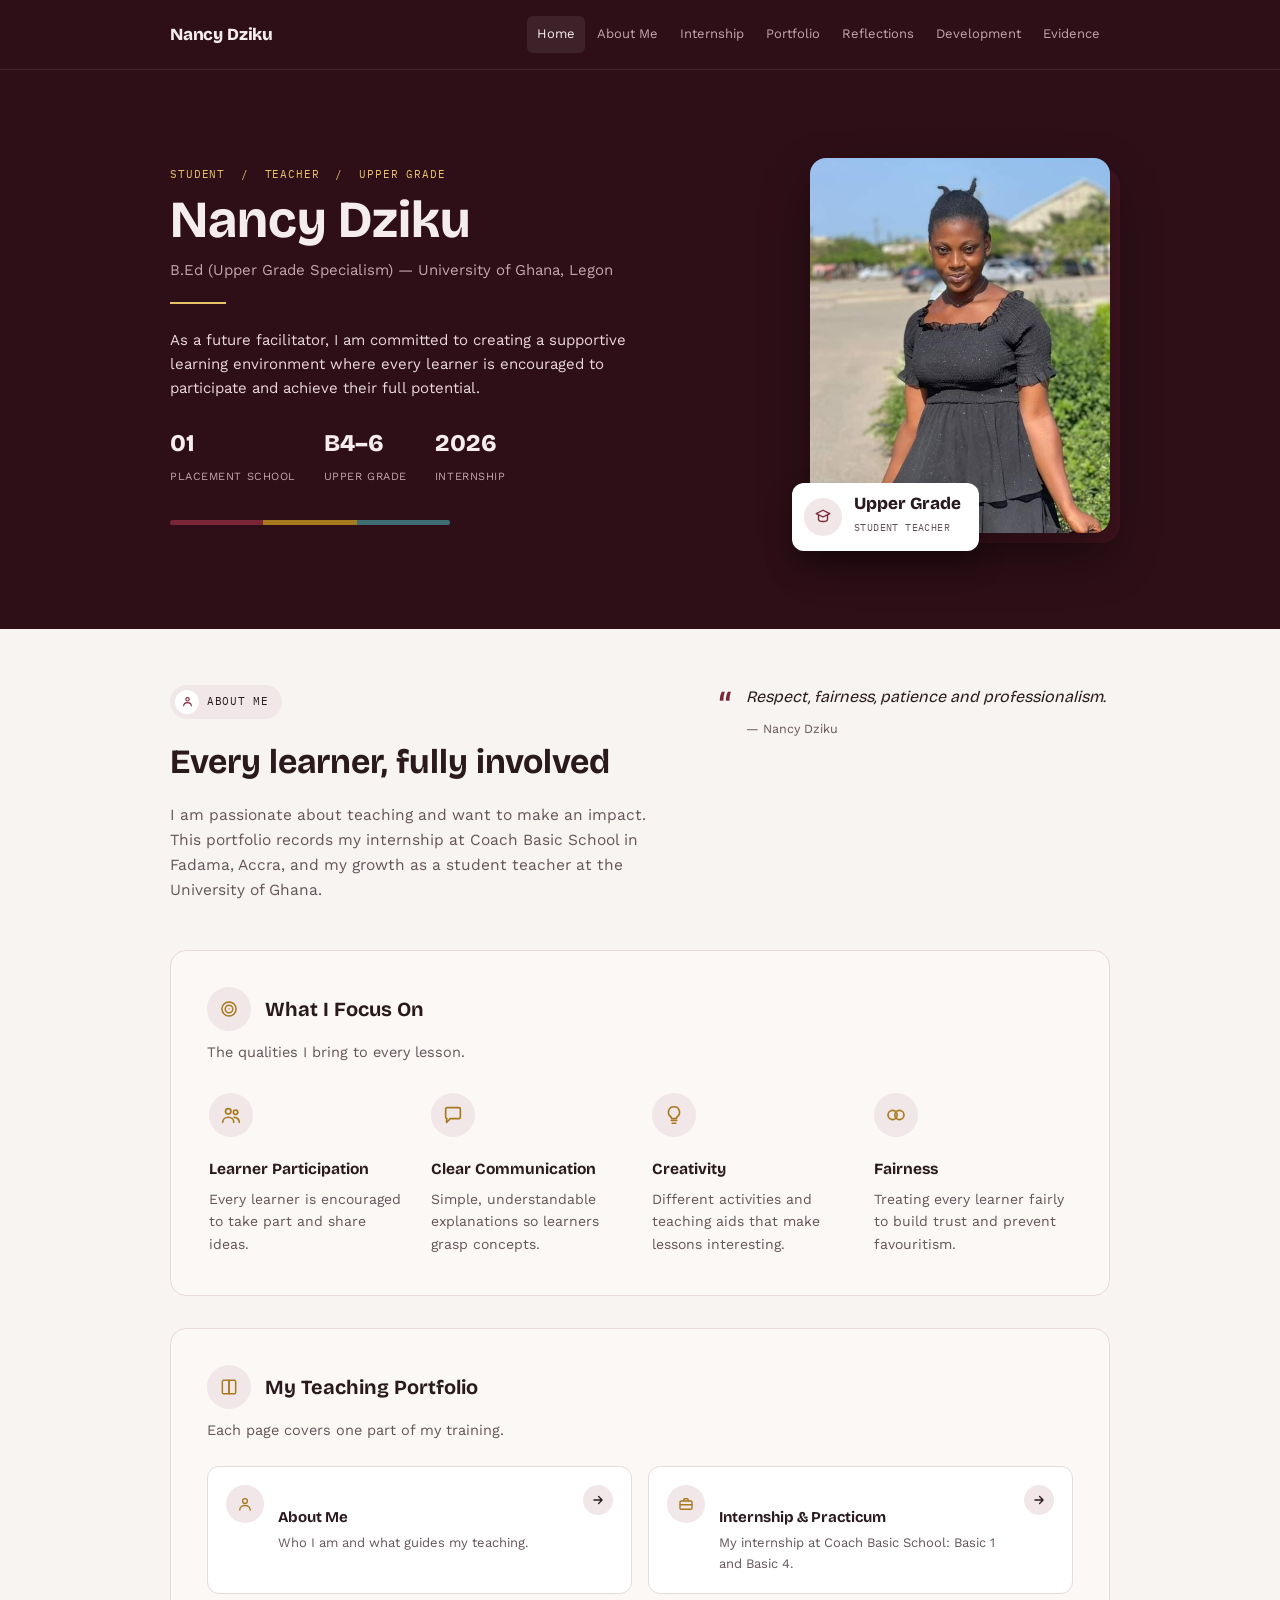
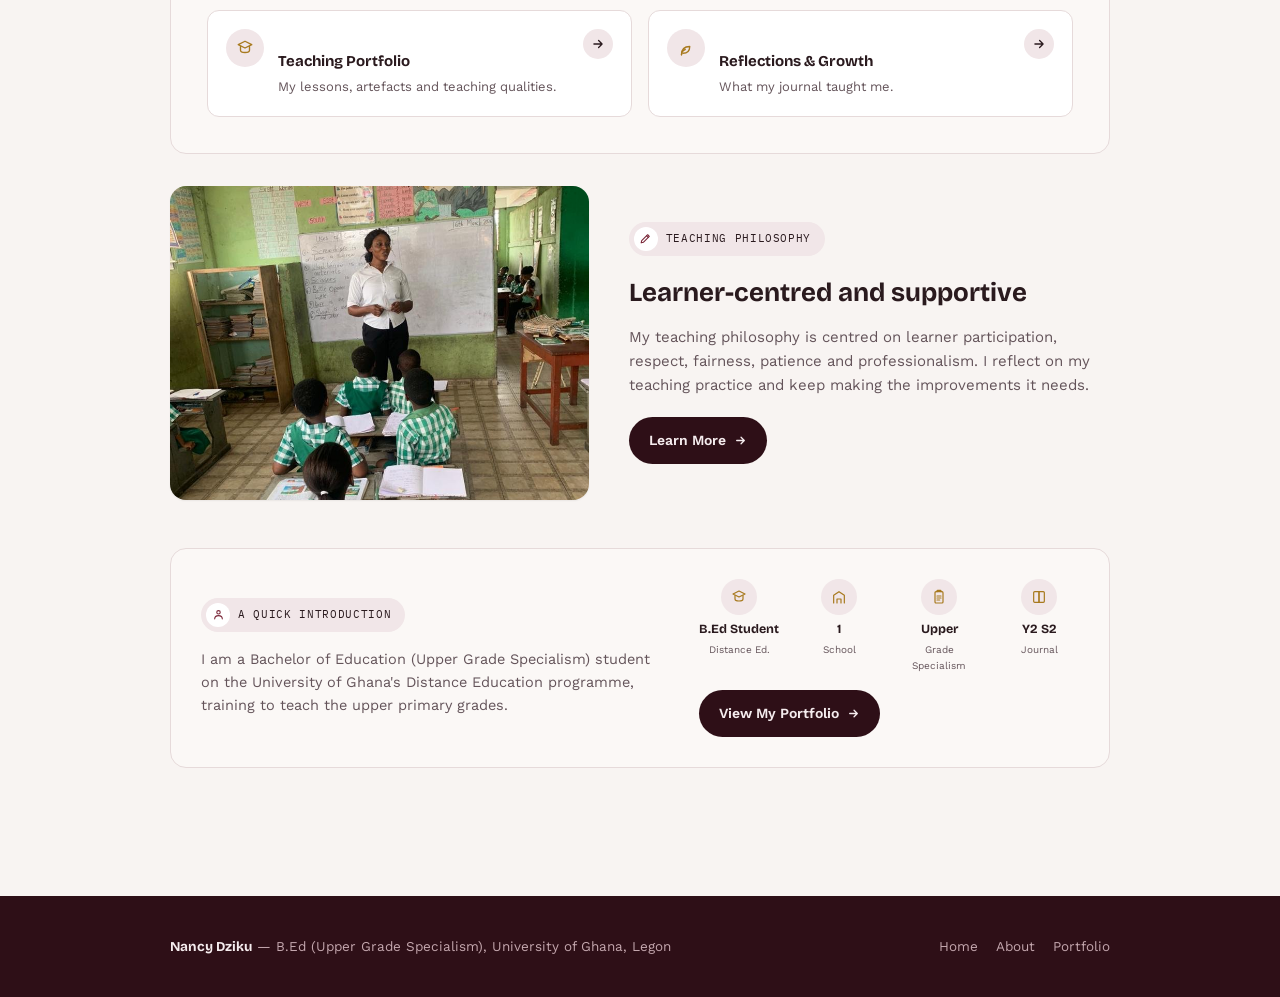
<file: site/index.html>
<!doctype html>
<html lang="en">
<head>
<meta charset="UTF-8">
<meta name="viewport" content="width=device-width, initial-scale=1">
<title>Nancy Dziku — Home</title>
<meta name="description" content="Teaching e-portfolio of Nancy Dziku, B.Ed (Upper Grade Specialism) student-teacher at the University of Ghana, Legon.">
<link rel="stylesheet" href="https://fonts.googleapis.com/css2?family=Bricolage+Grotesque:opsz,wght@12..96,500;12..96,700;12..96,800&family=Work+Sans:wght@400;500;600;700&family=IBM+Plex+Mono:wght@500&display=swap">
<link rel="stylesheet" href="styles.css">
</head>
<body>

<header class="site">
  <div class="container nav-row">
    <a class="brand" href="index.html">Nancy Dziku</a>
    <button class="nav-toggle" id="navToggle" aria-expanded="false">Menu</button>
    <nav class="links" id="navLinks">
      <a href="index.html" class="active">Home</a>
      <a href="about.html">About Me</a>
      <a href="internship.html">Internship</a>
      <a href="portfolio.html">Portfolio</a>
      <a href="reflections.html">Reflections</a>
      <a href="development.html">Development</a>
      <a href="evidence.html">Evidence</a>
    </nav>
  </div>
</header>

<section class="hero" id="siteHero">
  <div class="container hero-grid">
    <div>
      <span class="eyebrow">Student &nbsp;/&nbsp; Teacher &nbsp;/&nbsp; Upper Grade</span>
      <h1>Nancy Dziku</h1>
      <p class="role">B.Ed (Upper Grade Specialism) — University of Ghana, Legon</p>
      <div class="divider-rule"></div>
      <p class="pitch">As a future facilitator, I am committed to creating a supportive learning environment where every learner is encouraged to participate and achieve their full potential.</p>
      <div class="stat-row">
        <div class="stat"><b>01</b><span>Placement School</span></div>
        <div class="stat"><b>B4–6</b><span>Upper Grade</span></div>
        <div class="stat"><b>2026</b><span>Internship</span></div>
      </div>
      <div class="accentbar"><div style="background:var(--gold)"></div><div style="background:var(--green)"></div><div style="background:var(--maroon)"></div></div>
    </div>
    <div class="hero-photo-wrap">
      <img class="hero-photo" style="object-position:center 15%;" src="assets/portrait.jpg" alt="Portrait of Nancy Dziku">
      <div class="hero-badge">
          <div class="badge-icon"><svg width="18" height="18" viewBox="0 0 24 24" fill="none" stroke="currentColor" stroke-width="1.8" stroke-linecap="round" stroke-linejoin="round"><path d="M12 3l9 4.5-9 4.5-9-4.5z"/><path d="M6 10v5c0 1.5 2.7 3 6 3s6-1.5 6-3v-5"/></svg></div>
          <div><b>Upper Grade</b><span>Student Teacher</span></div>
        </div>
    </div>
  </div>
</section>

<main class="container home-page">
  <div class="page">

    <div class="block about-teaser-grid">
      <div>
        <div class="pill-eyebrow"><span class="pill-icon"><svg width="13" height="13" viewBox="0 0 24 24" fill="none" stroke="currentColor" stroke-width="2" stroke-linecap="round" stroke-linejoin="round"><circle cx="12" cy="8" r="3.2"/><path d="M5 20c0-3.5 3-6 7-6s7 2.5 7 6"/></svg></span>About Me</div>
        <h2 style="font-size:clamp(26px,4vw,34px);margin-bottom:14px;">Every learner, fully involved</h2>
        <p style="color:var(--ink-muted);font-size:15.5px;max-width:56ch;">I am passionate about teaching and want to make an impact. This portfolio records my internship at Coach Basic School in Fadama, Accra, and my growth as a student teacher at the University of Ghana.</p>
      </div>
      <div class="testimonial">
          <span class="quote-mark">&ldquo;</span>
          <div>
            <blockquote>Respect, fairness, patience and professionalism.</blockquote>
            <cite>— Nancy Dziku</cite>
          </div>
        </div>
    </div>

    <div class="panel">
      <div class="panel-head">
        <div class="focus-icon"><svg width="20" height="20" viewBox="0 0 24 24" fill="none" stroke="currentColor" stroke-width="1.8" stroke-linecap="round" stroke-linejoin="round"><circle cx="12" cy="12" r="8.5"/><circle cx="12" cy="12" r="4.5"/><circle cx="12" cy="12" r=".8" fill="currentColor" stroke="none"/></svg></div>
        <h3>What I Focus On</h3>
      </div>
      <p class="panel-intro">The qualities I bring to every lesson.</p>
      <div class="focus-grid">
        <div class="focus-card">
          <div class="focus-icon"><svg width="22" height="22" viewBox="0 0 24 24" fill="none" stroke="currentColor" stroke-width="1.8" stroke-linecap="round" stroke-linejoin="round"><circle cx="9" cy="8" r="3"/><path d="M3 20c0-3.3 2.7-5.5 6-5.5s6 2.2 6 5.5"/><circle cx="17" cy="9" r="2.4"/><path d="M15.5 14.6c3 .2 5.5 2.1 5.5 5.4"/></svg></div>
          <h4>Learner Participation</h4>
          <p>Every learner is encouraged to take part and share ideas.</p>
        </div>
        <div class="focus-card">
          <div class="focus-icon"><svg width="22" height="22" viewBox="0 0 24 24" fill="none" stroke="currentColor" stroke-width="1.8" stroke-linecap="round" stroke-linejoin="round"><path d="M4 5.5A1.5 1.5 0 0 1 5.5 4h13A1.5 1.5 0 0 1 20 5.5v9A1.5 1.5 0 0 1 18.5 16H9l-4 4v-4H5.5A1.5 1.5 0 0 1 4 14.5z"/></svg></div>
          <h4>Clear Communication</h4>
          <p>Simple, understandable explanations so learners grasp concepts.</p>
        </div>
        <div class="focus-card">
          <div class="focus-icon"><svg width="22" height="22" viewBox="0 0 24 24" fill="none" stroke="currentColor" stroke-width="1.8" stroke-linecap="round" stroke-linejoin="round"><path d="M9 18h6M10 21h4"/><path d="M12 3a6 6 0 0 0-3.5 10.9c.5.4.8 1 .8 1.6v.5h5.4v-.5c0-.6.3-1.2.8-1.6A6 6 0 0 0 12 3z"/></svg></div>
          <h4>Creativity</h4>
          <p>Different activities and teaching aids that make lessons interesting.</p>
        </div>
        <div class="focus-card">
          <div class="focus-icon"><svg width="22" height="22" viewBox="0 0 24 24" fill="none" stroke="currentColor" stroke-width="1.8" stroke-linecap="round" stroke-linejoin="round"><circle cx="8.3" cy="12" r="5"/><circle cx="15.7" cy="12" r="5"/></svg></div>
          <h4>Fairness</h4>
          <p>Treating every learner fairly to build trust and prevent favouritism.</p>
        </div>
      </div>
    </div>

    <div class="panel">
      <div class="panel-head">
        <div class="focus-icon"><svg width="20" height="20" viewBox="0 0 24 24" fill="none" stroke="currentColor" stroke-width="1.8" stroke-linecap="round" stroke-linejoin="round"><path d="M4 5.5C4 4.7 4.7 4 5.5 4H12v16H5.5A1.5 1.5 0 0 1 4 18.5z"/><path d="M20 5.5c0-.8-.7-1.5-1.5-1.5H12v16h6.5a1.5 1.5 0 0 0 1.5-1.5z"/></svg></div>
        <h3>My Teaching Portfolio</h3>
      </div>
      <p class="panel-intro">Each page covers one part of my training.</p>
      <div class="link-grid">
        <a class="link-card" href="about.html">
          <div class="focus-icon"><svg width="18" height="18" viewBox="0 0 24 24" fill="none" stroke="currentColor" stroke-width="1.8" stroke-linecap="round" stroke-linejoin="round"><circle cx="12" cy="8" r="3.2"/><path d="M5 20c0-3.5 3-6 7-6s7 2.5 7 6"/></svg></div>
          <div class="link-body">
            <h4>About Me</h4>
            <p>Who I am and what guides my teaching.</p>
          </div>
          <div class="link-arrow"><svg width="14" height="14" viewBox="0 0 24 24" fill="none" stroke="currentColor" stroke-width="2.2" stroke-linecap="round" stroke-linejoin="round"><path d="M5 12h13M13 6l6 6-6 6"/></svg></div>
        </a>
        <a class="link-card" href="internship.html">
          <div class="focus-icon"><svg width="18" height="18" viewBox="0 0 24 24" fill="none" stroke="currentColor" stroke-width="1.8" stroke-linecap="round" stroke-linejoin="round"><rect x="4" y="8" width="16" height="11" rx="1.5"/><path d="M9 8V6.5A1.5 1.5 0 0 1 10.5 5h3A1.5 1.5 0 0 1 15 6.5V8"/><path d="M4 13h16"/></svg></div>
          <div class="link-body">
            <h4>Internship &amp; Practicum</h4>
            <p>My internship at Coach Basic School: Basic 1 and Basic 4.</p>
          </div>
          <div class="link-arrow"><svg width="14" height="14" viewBox="0 0 24 24" fill="none" stroke="currentColor" stroke-width="2.2" stroke-linecap="round" stroke-linejoin="round"><path d="M5 12h13M13 6l6 6-6 6"/></svg></div>
        </a>
        <a class="link-card" href="portfolio.html">
          <div class="focus-icon"><svg width="18" height="18" viewBox="0 0 24 24" fill="none" stroke="currentColor" stroke-width="1.8" stroke-linecap="round" stroke-linejoin="round"><path d="M12 3l9 4.5-9 4.5-9-4.5z"/><path d="M6 10v5c0 1.5 2.7 3 6 3s6-1.5 6-3v-5"/></svg></div>
          <div class="link-body">
            <h4>Teaching Portfolio</h4>
            <p>My lessons, artefacts and teaching qualities.</p>
          </div>
          <div class="link-arrow"><svg width="14" height="14" viewBox="0 0 24 24" fill="none" stroke="currentColor" stroke-width="2.2" stroke-linecap="round" stroke-linejoin="round"><path d="M5 12h13M13 6l6 6-6 6"/></svg></div>
        </a>
        <a class="link-card" href="reflections.html">
          <div class="focus-icon"><svg width="18" height="18" viewBox="0 0 24 24" fill="none" stroke="currentColor" stroke-width="1.8" stroke-linecap="round" stroke-linejoin="round"><path d="M6 21c0-7 4-11 11-11 0 6-3 9-9 9"/><path d="M6 21c0-4 2-6 5-7"/></svg></div>
          <div class="link-body">
            <h4>Reflections &amp; Growth</h4>
            <p>What my journal taught me.</p>
          </div>
          <div class="link-arrow"><svg width="14" height="14" viewBox="0 0 24 24" fill="none" stroke="currentColor" stroke-width="2.2" stroke-linecap="round" stroke-linejoin="round"><path d="M5 12h13M13 6l6 6-6 6"/></svg></div>
        </a>
      </div>
    </div>

    <div class="block philosophy-split">
      <img class="philosophy-photo" style="object-position:center 35%;" src="assets/teaching.jpg" alt="Nancy Dziku teaching a lesson on the uses of some tools">
      <div>
        <div class="pill-eyebrow"><span class="pill-icon"><svg width="13" height="13" viewBox="0 0 24 24" fill="none" stroke="currentColor" stroke-width="2" stroke-linecap="round" stroke-linejoin="round"><path d="M4 20l1-4L16 5l3 3L8 19l-4 1z"/><path d="M14 7l3 3"/></svg></span>Teaching Philosophy</div>
        <h3 style="font-size:clamp(22px,3.2vw,26px);margin-bottom:12px;">Learner-centred and supportive</h3>
        <p style="color:var(--ink-muted);font-size:15px;max-width:52ch;margin-bottom:20px;">My teaching philosophy is centred on learner participation, respect, fairness, patience and professionalism. I reflect on my teaching practice and keep making the improvements it needs.</p>
        <a class="btn-dark" href="about.html">Learn More <svg width="13" height="13" viewBox="0 0 24 24" fill="none" stroke="currentColor" stroke-width="2.4" stroke-linecap="round" stroke-linejoin="round"><path d="M5 12h13M13 6l6 6-6 6"/></svg></a>
      </div>
    </div>

    <div class="block intro-bar">
      <div class="intro-text">
        <div class="pill-eyebrow"><span class="pill-icon"><svg width="13" height="13" viewBox="0 0 24 24" fill="none" stroke="currentColor" stroke-width="2" stroke-linecap="round" stroke-linejoin="round"><circle cx="12" cy="8" r="3.2"/><path d="M5 20c0-3.5 3-6 7-6s7 2.5 7 6"/></svg></span>A Quick Introduction</div>
        <p style="font-size:14.5px;color:var(--ink-muted);max-width:56ch;">I am a Bachelor of Education (Upper Grade Specialism) student on the University of Ghana's Distance Education programme, training to teach the upper primary grades.</p>
      </div>
      <div class="intro-side">
        <div class="mini-stats">
          <div class="mini-stat">
            <div class="focus-icon"><svg width="16" height="16" viewBox="0 0 24 24" fill="none" stroke="currentColor" stroke-width="1.8" stroke-linecap="round" stroke-linejoin="round"><path d="M12 3l9 4.5-9 4.5-9-4.5z"/><path d="M6 10v5c0 1.5 2.7 3 6 3s6-1.5 6-3v-5"/></svg></div>
            <b>B.Ed Student</b><span>Distance Ed.</span>
          </div>
          <div class="mini-stat">
            <div class="focus-icon"><svg width="16" height="16" viewBox="0 0 24 24" fill="none" stroke="currentColor" stroke-width="1.8" stroke-linecap="round" stroke-linejoin="round"><path d="M4 21V9.5L12 4l8 5.5V21"/><path d="M9 21v-6h6v6"/></svg></div>
            <b>1</b><span>School</span>
          </div>
          <div class="mini-stat">
            <div class="focus-icon"><svg width="16" height="16" viewBox="0 0 24 24" fill="none" stroke="currentColor" stroke-width="1.8" stroke-linecap="round" stroke-linejoin="round"><rect x="6" y="4" width="12" height="17" rx="1.5"/><path d="M9 4V3a1 1 0 0 1 1-1h4a1 1 0 0 1 1 1v1"/><path d="M9 10.5h6M9 13.5h6M9 16.5h4"/></svg></div>
            <b>Upper</b><span>Grade Specialism</span>
          </div>
          <div class="mini-stat">
            <div class="focus-icon"><svg width="16" height="16" viewBox="0 0 24 24" fill="none" stroke="currentColor" stroke-width="1.8" stroke-linecap="round" stroke-linejoin="round"><path d="M4 5.5C4 4.7 4.7 4 5.5 4H12v16H5.5A1.5 1.5 0 0 1 4 18.5z"/><path d="M20 5.5c0-.8-.7-1.5-1.5-1.5H12v16h6.5a1.5 1.5 0 0 0 1.5-1.5z"/></svg></div>
            <b>Y2 S2</b><span>Journal</span>
          </div>
        </div>
        <a class="btn-dark" href="portfolio.html">View My Portfolio <svg width="13" height="13" viewBox="0 0 24 24" fill="none" stroke="currentColor" stroke-width="2.4" stroke-linecap="round" stroke-linejoin="round"><path d="M5 12h13M13 6l6 6-6 6"/></svg></a>
      </div>
    </div>
  </div>
</main>

<footer class="site">
  <div class="container">
    <div><strong>Nancy Dziku</strong> — B.Ed (Upper Grade Specialism), University of Ghana, Legon</div>
    <div class="foot-links">
      <a href="index.html">Home</a>
      <a href="about.html">About</a>
      <a href="portfolio.html">Portfolio</a>
    </div>
  </div>
</footer>

<script>
(function(){
  var navToggle = document.getElementById("navToggle");
  var navEl = document.getElementById("navLinks");
  navToggle.addEventListener("click", function(){
    var open = navEl.classList.toggle("open");
    navToggle.setAttribute("aria-expanded", open ? "true" : "false");
  });
})();
</script>
</body>
</html>
</file>
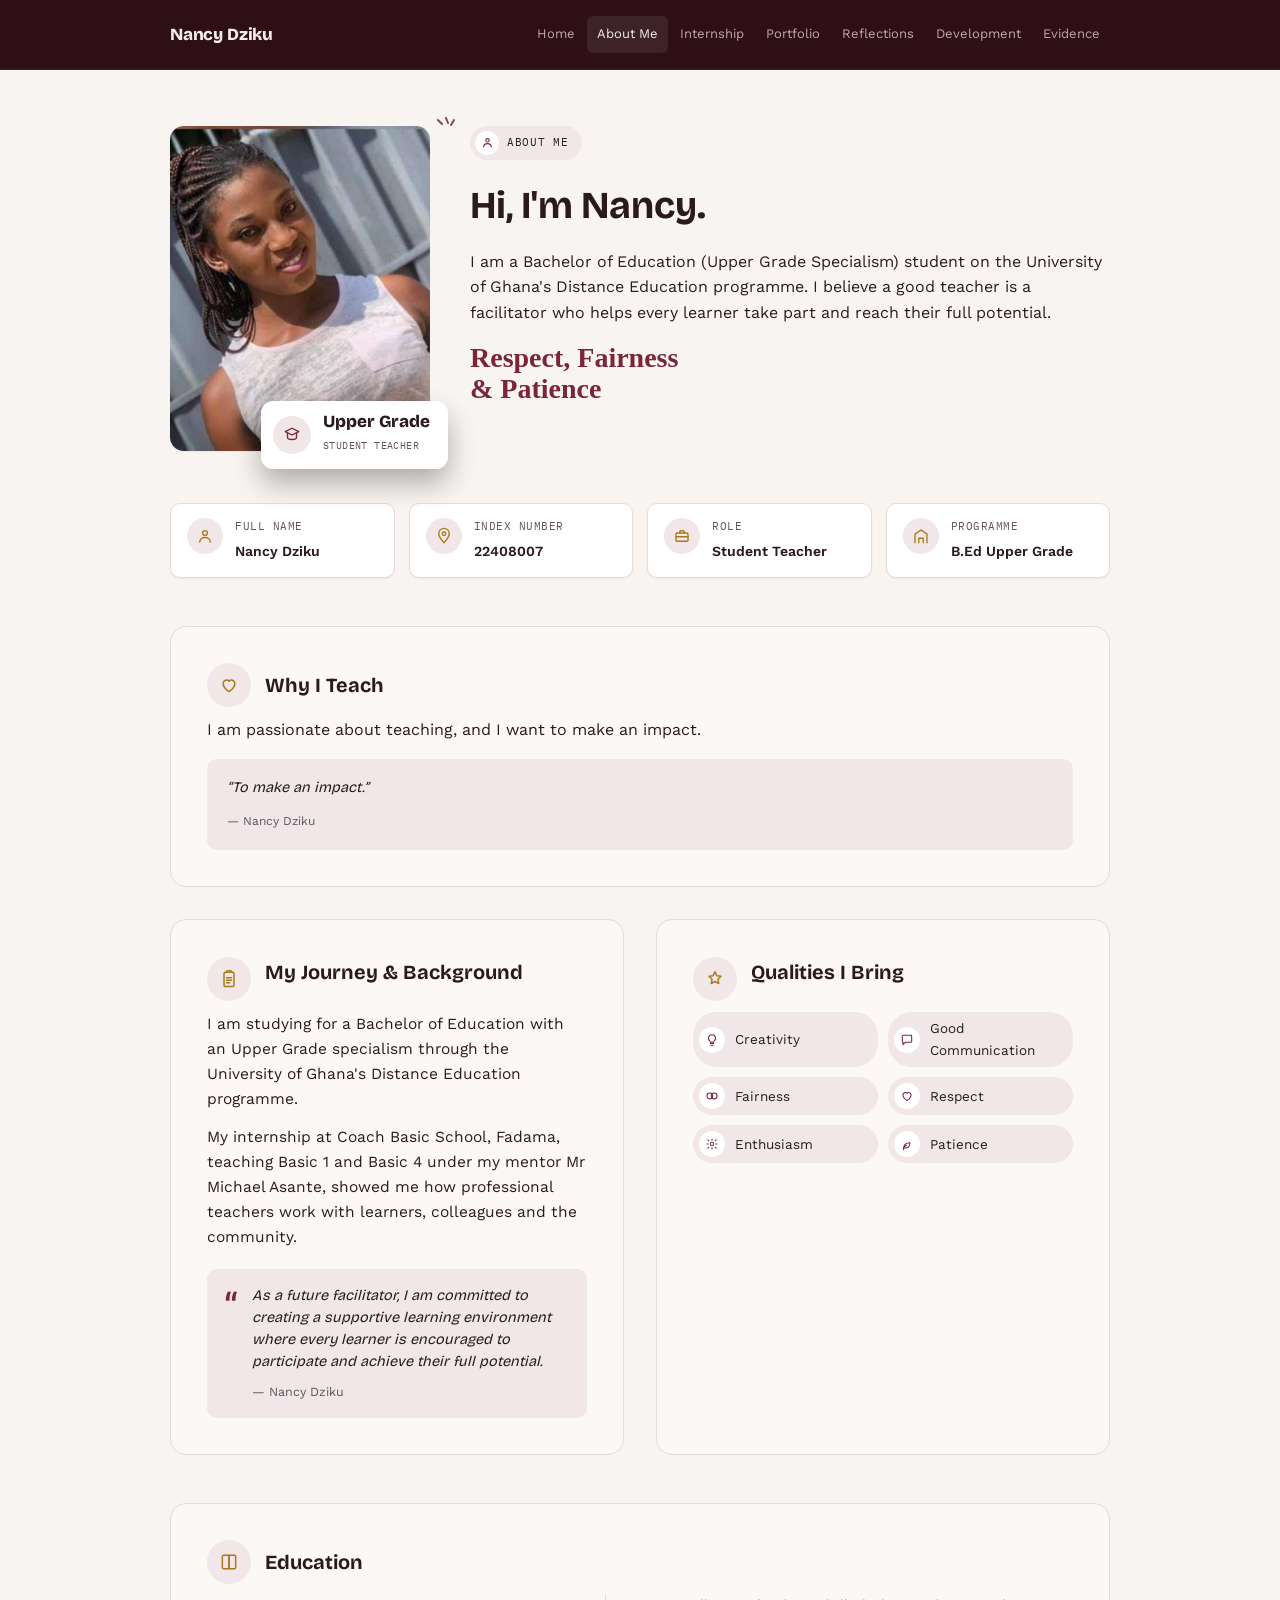
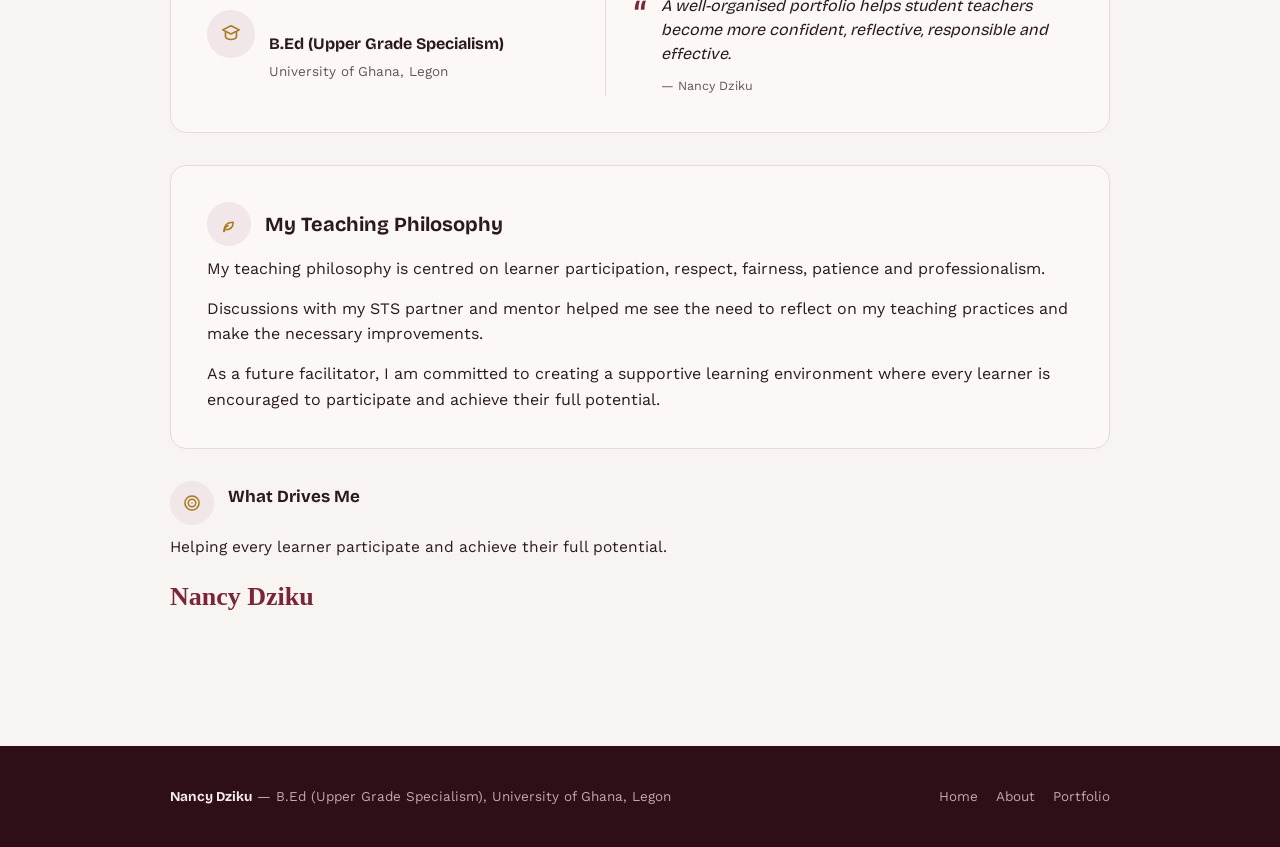
<file: site/about.html>
<!doctype html>
<html lang="en">
<head>
<meta charset="UTF-8">
<meta name="viewport" content="width=device-width, initial-scale=1">
<title>Nancy Dziku — About Me</title>
<meta name="description" content="Teaching e-portfolio of Nancy Dziku, B.Ed (Upper Grade Specialism) student-teacher at the University of Ghana, Legon.">
<link rel="stylesheet" href="https://fonts.googleapis.com/css2?family=Bricolage+Grotesque:opsz,wght@12..96,500;12..96,700;12..96,800&family=Work+Sans:wght@400;500;600;700&family=IBM+Plex+Mono:wght@500&display=swap">
<link rel="stylesheet" href="styles.css">
</head>
<body>

<header class="site">
  <div class="container nav-row">
    <a class="brand" href="index.html">Nancy Dziku</a>
    <button class="nav-toggle" id="navToggle" aria-expanded="false">Menu</button>
    <nav class="links" id="navLinks">
      <a href="index.html">Home</a>
      <a href="about.html" class="active">About Me</a>
      <a href="internship.html">Internship</a>
      <a href="portfolio.html">Portfolio</a>
      <a href="reflections.html">Reflections</a>
      <a href="development.html">Development</a>
      <a href="evidence.html">Evidence</a>
    </nav>
  </div>
</header>

<main class="container">
  <div class="page">

    <div class="about-split">
      <div style="position:relative;">
        <div class="photo-ticks"><svg width="24" height="34" viewBox="0 0 24 34" fill="none" stroke="currentColor" stroke-width="2" stroke-linecap="round"><path d="M2 4l4 4"/><path d="M10 2l2 5"/><path d="M18 4l-3 5"/></svg></div>
        <img class="about-photo" style="object-position:center 20%;" src="assets/portrait-2.jpg" alt="Portrait of Nancy Dziku">
        <div class="hero-badge" style="position:absolute;right:-18px;bottom:-18px;left:auto;">
          <div class="badge-icon"><svg width="18" height="18" viewBox="0 0 24 24" fill="none" stroke="currentColor" stroke-width="1.8" stroke-linecap="round" stroke-linejoin="round"><path d="M12 3l9 4.5-9 4.5-9-4.5z"/><path d="M6 10v5c0 1.5 2.7 3 6 3s6-1.5 6-3v-5"/></svg></div>
          <div><b>Upper Grade</b><span>Student Teacher</span></div>
        </div>
      </div>
      <div class="about-greet">
        <div class="pill-eyebrow"><span class="pill-icon"><svg width="13" height="13" viewBox="0 0 24 24" fill="none" stroke="currentColor" stroke-width="2" stroke-linecap="round" stroke-linejoin="round"><circle cx="12" cy="8" r="3.2"/><path d="M5 20c0-3.5 3-6 7-6s7 2.5 7 6"/></svg></span>About Me</div>
        <h3 style="font-size:clamp(28px,4.4vw,38px);">Hi, I'm Nancy.</h3>
        <p class="body-text">I am a Bachelor of Education (Upper Grade Specialism) student on the University of Ghana's Distance Education programme. I believe a good teacher is a facilitator who helps every learner take part and reach their full potential.</p>
        <div class="tagline-script">Respect, Fairness<br>&amp; Patience</div>
      </div>
    </div>

    <div class="block">
      <div class="info-grid">
        <div class="info-item">
          <div class="info-icon"><svg width="18" height="18" viewBox="0 0 24 24" fill="none" stroke="currentColor" stroke-width="1.8" stroke-linecap="round" stroke-linejoin="round"><circle cx="12" cy="8" r="3.2"/><path d="M5 20c0-3.5 3-6 7-6s7 2.5 7 6"/></svg></div>
          <div><span class="info-label">Full Name</span><span class="info-value">Nancy Dziku</span></div>
        </div>
        <div class="info-item">
          <div class="info-icon"><svg width="18" height="18" viewBox="0 0 24 24" fill="none" stroke="currentColor" stroke-width="1.8" stroke-linecap="round" stroke-linejoin="round"><path d="M12 21s7-7.2 7-12.2a7 7 0 1 0-14 0C5 13.8 12 21 12 21z"/><circle cx="12" cy="9" r="2.4"/></svg></div>
          <div><span class="info-label">Index Number</span><span class="info-value">22408007</span></div>
        </div>
        <div class="info-item">
          <div class="info-icon"><svg width="18" height="18" viewBox="0 0 24 24" fill="none" stroke="currentColor" stroke-width="1.8" stroke-linecap="round" stroke-linejoin="round"><rect x="4" y="8" width="16" height="11" rx="1.5"/><path d="M9 8V6.5A1.5 1.5 0 0 1 10.5 5h3A1.5 1.5 0 0 1 15 6.5V8"/><path d="M4 13h16"/></svg></div>
          <div><span class="info-label">Role</span><span class="info-value">Student Teacher</span></div>
        </div>
        <div class="info-item">
          <div class="info-icon"><svg width="18" height="18" viewBox="0 0 24 24" fill="none" stroke="currentColor" stroke-width="1.8" stroke-linecap="round" stroke-linejoin="round"><path d="M4 21V9.5L12 4l8 5.5V21"/><path d="M9 21v-6h6v6"/></svg></div>
          <div><span class="info-label">Programme</span><span class="info-value">B.Ed Upper Grade</span></div>
        </div>
      </div>
    </div>

    <div class="panel">
      <div class="panel-head">
        <div class="focus-icon"><svg width="20" height="20" viewBox="0 0 24 24" fill="none" stroke="currentColor" stroke-width="1.8" stroke-linecap="round" stroke-linejoin="round"><path d="M12 20s-7-4.4-7-10a4 4 0 0 1 7-2.6A4 4 0 0 1 19 10c0 5.6-7 10-7 10z"/></svg></div>
        <h3>Why I Teach</h3>
      </div>
      <p class="body-text">I am passionate about teaching, and I want to make an impact.</p>
      <div class="quote-box" style="margin-top:16px;">
        <p>&ldquo;To make an impact.&rdquo;</p>
        <span>— Nancy Dziku</span>
      </div>
    </div>

    <div class="two-col block">
      <div class="panel" style="margin-bottom:0;">
        <div class="panel-head">
        <div class="focus-icon"><svg width="20" height="20" viewBox="0 0 24 24" fill="none" stroke="currentColor" stroke-width="1.8" stroke-linecap="round" stroke-linejoin="round"><rect x="6" y="4" width="12" height="17" rx="1.5"/><path d="M9 4V3a1 1 0 0 1 1-1h4a1 1 0 0 1 1 1v1"/><path d="M9 10.5h6M9 13.5h6M9 16.5h4"/></svg></div>
        <h3>My Journey &amp; Background</h3>
      </div>
        <p class="body-text">I am studying for a Bachelor of Education with an Upper Grade specialism through the University of Ghana's Distance Education programme.</p>
        <p class="body-text" style="margin-top:14px;">My internship at Coach Basic School, Fadama, teaching Basic 1 and Basic 4 under my mentor Mr Michael Asante, showed me how professional teachers work with learners, colleagues and the community.</p>
        <div class="testimonial" style="margin-top:20px;background:var(--chip-bg);border-radius:10px;padding:16px 18px;">
          <span class="quote-mark">&ldquo;</span>
          <div>
            <blockquote style="font-size:14.5px;">As a future facilitator, I am committed to creating a supportive learning environment where every learner is encouraged to participate and achieve their full potential.</blockquote>
            <cite>— Nancy Dziku</cite>
          </div>
        </div>
      </div>
      <div class="panel" style="margin-bottom:0;">
        <div class="panel-head">
        <div class="focus-icon"><svg width="20" height="20" viewBox="0 0 24 24" fill="none" stroke="currentColor" stroke-width="1.8" stroke-linecap="round" stroke-linejoin="round"><path d="M12 3.5l2.2 4.6 5 .7-3.6 3.6.9 5-4.5-2.4-4.5 2.4.9-5-3.6-3.6 5-.7z"/></svg></div>
        <h3>Qualities I Bring</h3>
      </div>
        <div class="skill-grid">
          <div class="skill-chip"><span class="chip-ico"><svg width="14" height="14" viewBox="0 0 24 24" fill="none" stroke="currentColor" stroke-width="1.8" stroke-linecap="round" stroke-linejoin="round"><path d="M9 18h6M10 21h4"/><path d="M12 3a6 6 0 0 0-3.5 10.9c.5.4.8 1 .8 1.6v.5h5.4v-.5c0-.6.3-1.2.8-1.6A6 6 0 0 0 12 3z"/></svg></span>Creativity</div>
          <div class="skill-chip"><span class="chip-ico"><svg width="14" height="14" viewBox="0 0 24 24" fill="none" stroke="currentColor" stroke-width="1.8" stroke-linecap="round" stroke-linejoin="round"><path d="M4 5.5A1.5 1.5 0 0 1 5.5 4h13A1.5 1.5 0 0 1 20 5.5v9A1.5 1.5 0 0 1 18.5 16H9l-4 4v-4H5.5A1.5 1.5 0 0 1 4 14.5z"/></svg></span>Good Communication</div>
          <div class="skill-chip"><span class="chip-ico"><svg width="14" height="14" viewBox="0 0 24 24" fill="none" stroke="currentColor" stroke-width="1.8" stroke-linecap="round" stroke-linejoin="round"><circle cx="8.3" cy="12" r="5"/><circle cx="15.7" cy="12" r="5"/></svg></span>Fairness</div>
          <div class="skill-chip"><span class="chip-ico"><svg width="14" height="14" viewBox="0 0 24 24" fill="none" stroke="currentColor" stroke-width="1.8" stroke-linecap="round" stroke-linejoin="round"><path d="M12 20s-7-4.4-7-10a4 4 0 0 1 7-2.6A4 4 0 0 1 19 10c0 5.6-7 10-7 10z"/></svg></span>Respect</div>
          <div class="skill-chip"><span class="chip-ico"><svg width="14" height="14" viewBox="0 0 24 24" fill="none" stroke="currentColor" stroke-width="1.8" stroke-linecap="round" stroke-linejoin="round"><circle cx="12" cy="12" r="3"/><path d="M12 3.5v2M12 18.5v2M4.9 4.9l1.4 1.4M17.7 17.7l1.4 1.4M3.5 12h2M18.5 12h2M4.9 19.1l1.4-1.4M17.7 6.3l1.4-1.4"/></svg></span>Enthusiasm</div>
          <div class="skill-chip"><span class="chip-ico"><svg width="14" height="14" viewBox="0 0 24 24" fill="none" stroke="currentColor" stroke-width="1.8" stroke-linecap="round" stroke-linejoin="round"><path d="M6 21c0-7 4-11 11-11 0 6-3 9-9 9"/><path d="M6 21c0-4 2-6 5-7"/></svg></span>Patience</div>
        </div>
      </div>
    </div>

    <div class="panel">
      <div class="panel-head">
        <div class="focus-icon"><svg width="20" height="20" viewBox="0 0 24 24" fill="none" stroke="currentColor" stroke-width="1.8" stroke-linecap="round" stroke-linejoin="round"><path d="M4 5.5C4 4.7 4.7 4 5.5 4H12v16H5.5A1.5 1.5 0 0 1 4 18.5z"/><path d="M20 5.5c0-.8-.7-1.5-1.5-1.5H12v16h6.5a1.5 1.5 0 0 0 1.5-1.5z"/></svg></div>
        <h3>Education</h3>
      </div>
      <div class="edu-row">
        <div class="edu-info">
          <div class="focus-icon"><svg width="22" height="22" viewBox="0 0 24 24" fill="none" stroke="currentColor" stroke-width="1.8" stroke-linecap="round" stroke-linejoin="round"><path d="M12 3l9 4.5-9 4.5-9-4.5z"/><path d="M6 10v5c0 1.5 2.7 3 6 3s6-1.5 6-3v-5"/></svg></div>
          <div>
            <h4>B.Ed (Upper Grade Specialism)</h4>
            <p>University of Ghana, Legon</p>
          </div>
        </div>
        <div class="testimonial">
          <span class="quote-mark">&ldquo;</span>
          <div>
            <blockquote>A well-organised portfolio helps student teachers become more confident, reflective, responsible and effective.</blockquote>
            <cite>— Nancy Dziku</cite>
          </div>
        </div>
      </div>
    </div>

    <div class="panel">
      <div class="panel-head">
        <div class="focus-icon"><svg width="20" height="20" viewBox="0 0 24 24" fill="none" stroke="currentColor" stroke-width="1.8" stroke-linecap="round" stroke-linejoin="round"><path d="M6 21c0-7 4-11 11-11 0 6-3 9-9 9"/><path d="M6 21c0-4 2-6 5-7"/></svg></div>
        <h3>My Teaching Philosophy</h3>
      </div>
      <p class="body-text">My teaching philosophy is centred on learner participation, respect, fairness, patience and professionalism.</p>
      <p class="body-text" style="margin-top:14px;">Discussions with my STS partner and mentor helped me see the need to reflect on my teaching practices and make the necessary improvements.</p>
      <p class="body-text" style="margin-top:14px;">As a future facilitator, I am committed to creating a supportive learning environment where every learner is encouraged to participate and achieve their full potential.</p>
    </div>

    <div class="block">
      <div>
        <div class="panel-head" style="margin-bottom:10px;">
          <div class="focus-icon"><svg width="20" height="20" viewBox="0 0 24 24" fill="none" stroke="currentColor" stroke-width="1.8" stroke-linecap="round" stroke-linejoin="round"><circle cx="12" cy="12" r="8.5"/><circle cx="12" cy="12" r="4.5"/><circle cx="12" cy="12" r=".8" fill="currentColor" stroke="none"/></svg></div>
          <h3 style="font-size:17px;">What Drives Me</h3>
        </div>
        <p class="body-text">Helping every learner participate and achieve their full potential.</p>
        <div class="signature">Nancy Dziku</div>
      </div>
    </div>
  </div>
</main>

<footer class="site">
  <div class="container">
    <div><strong>Nancy Dziku</strong> — B.Ed (Upper Grade Specialism), University of Ghana, Legon</div>
    <div class="foot-links">
      <a href="index.html">Home</a>
      <a href="about.html">About</a>
      <a href="portfolio.html">Portfolio</a>
    </div>
  </div>
</footer>

<script>
(function(){
  var navToggle = document.getElementById("navToggle");
  var navEl = document.getElementById("navLinks");
  navToggle.addEventListener("click", function(){
    var open = navEl.classList.toggle("open");
    navToggle.setAttribute("aria-expanded", open ? "true" : "false");
  });
})();
</script>
</body>
</html>
</file>
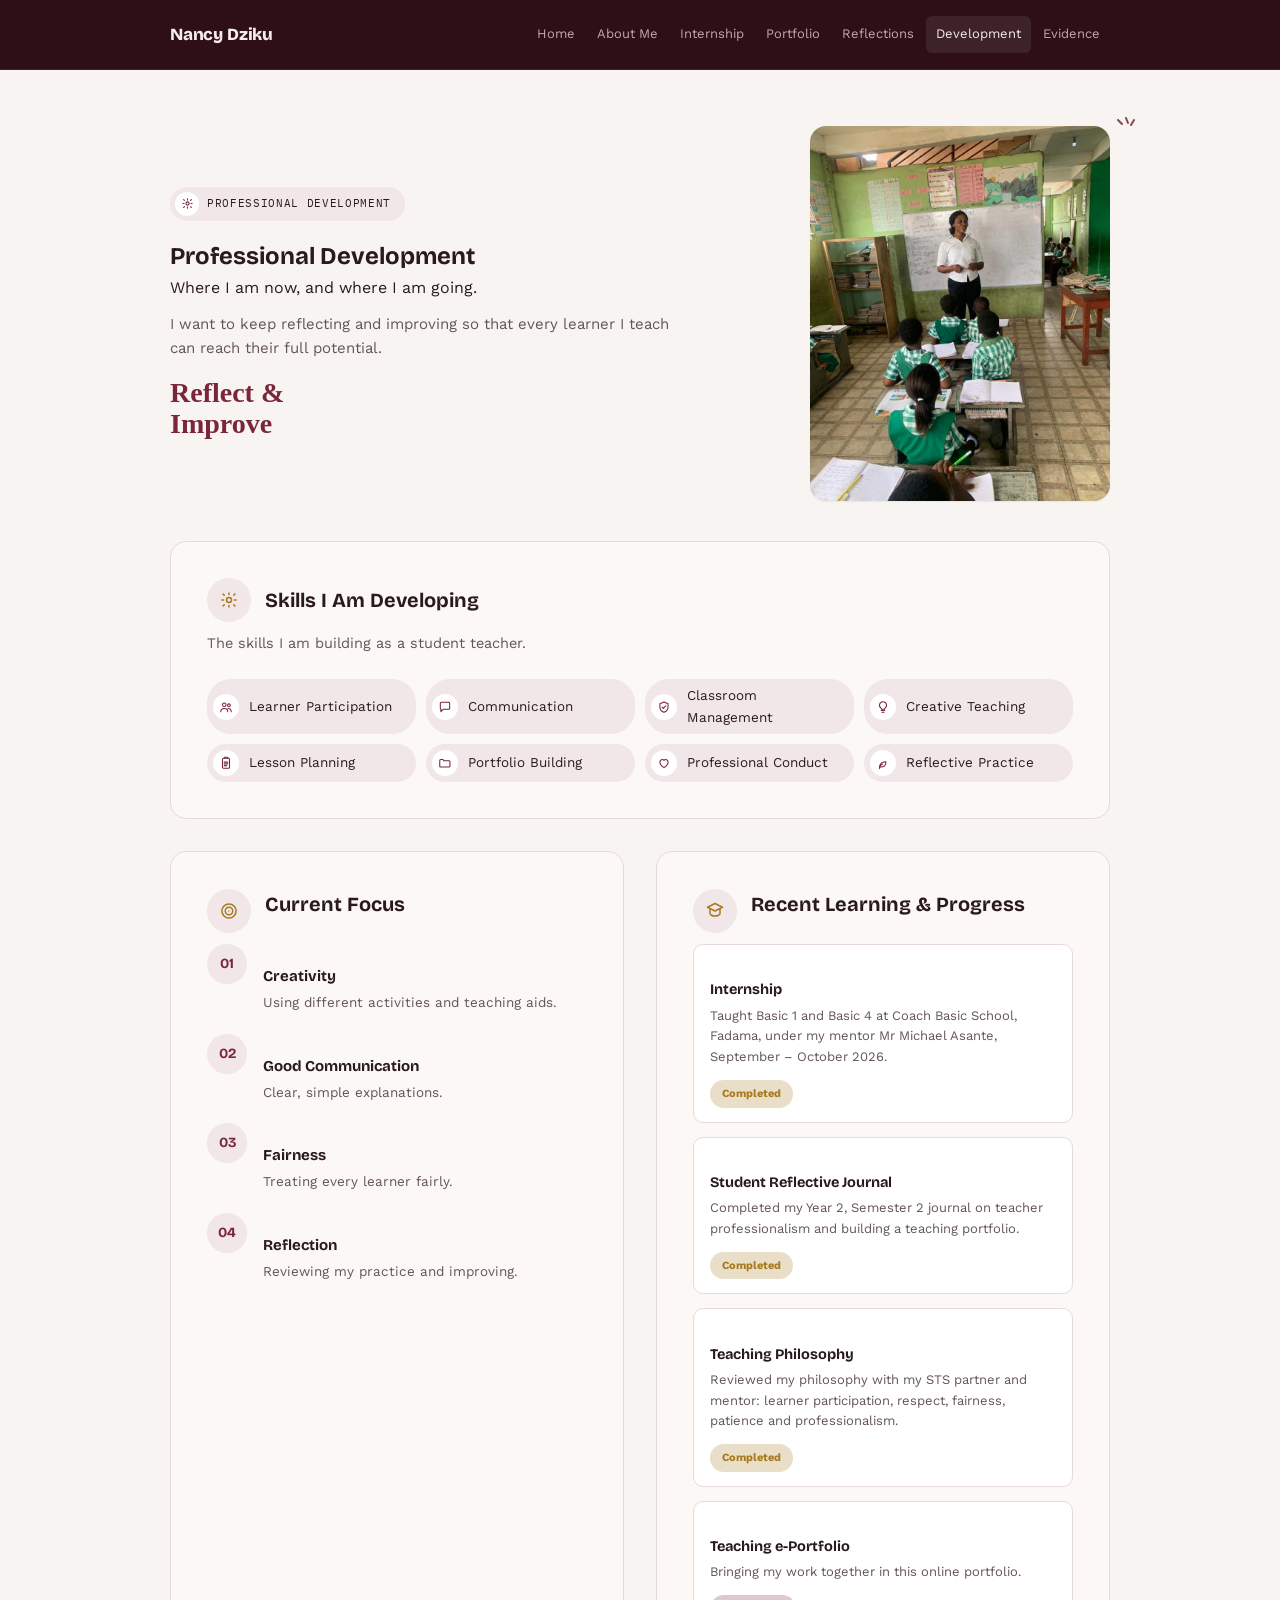
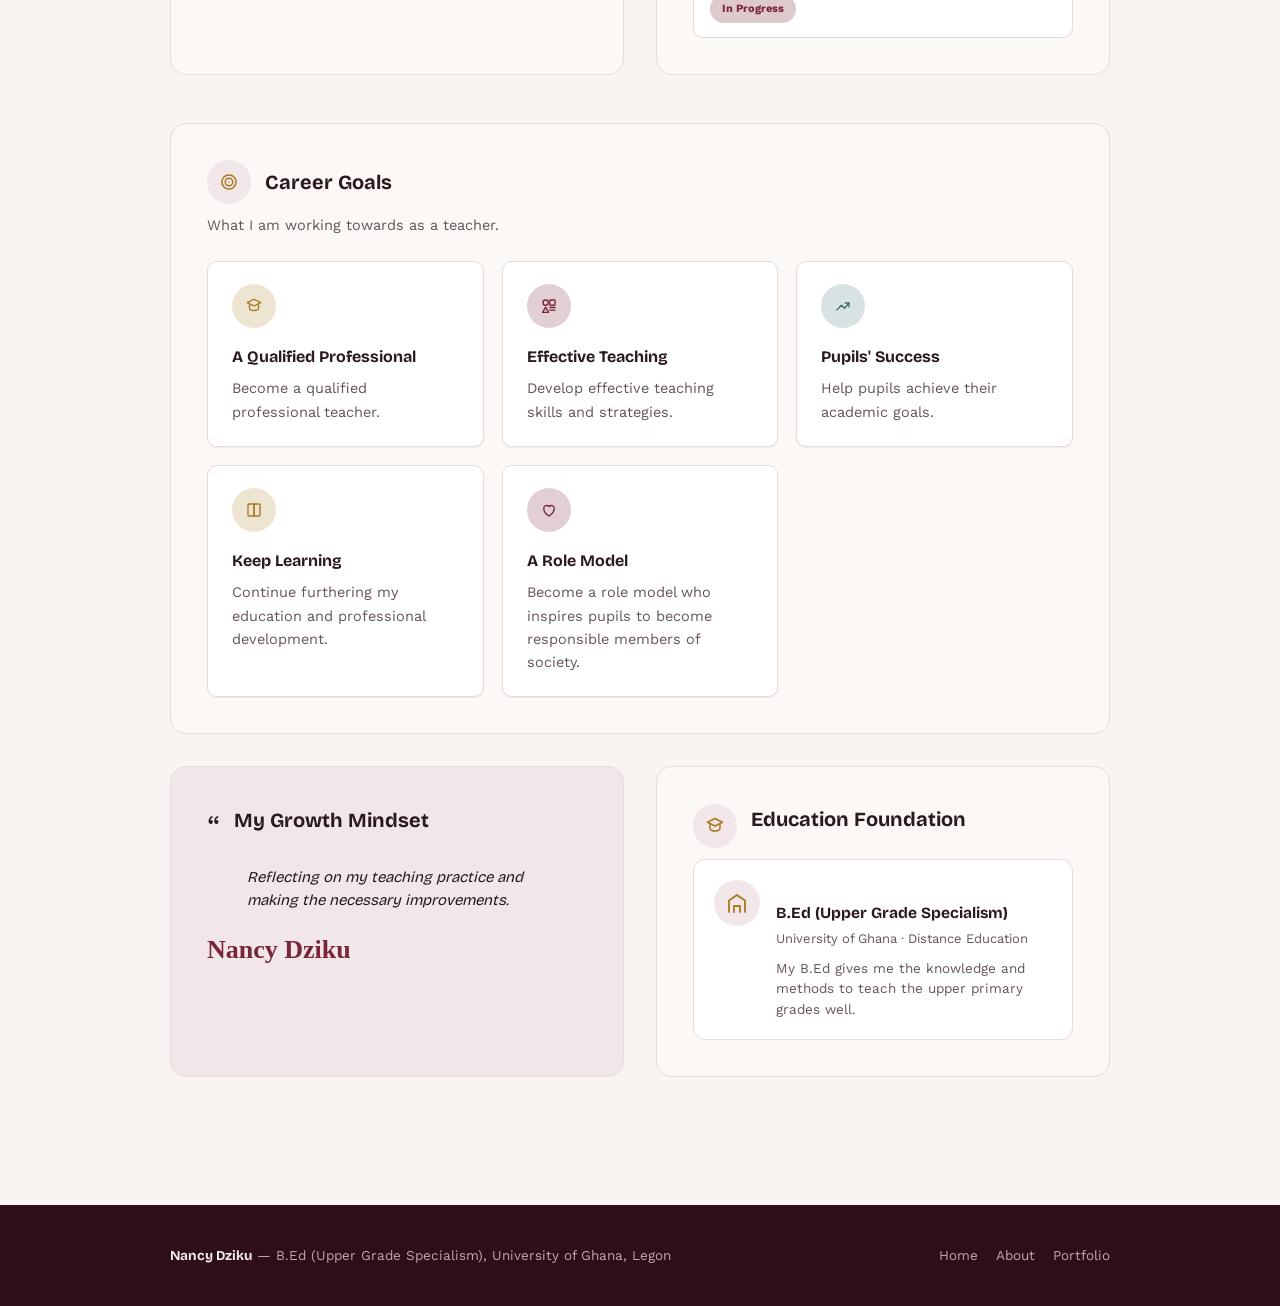
<file: site/development.html>
<!doctype html>
<html lang="en">
<head>
<meta charset="UTF-8">
<meta name="viewport" content="width=device-width, initial-scale=1">
<title>Nancy Dziku — Professional Development</title>
<meta name="description" content="Teaching e-portfolio of Nancy Dziku, B.Ed (Upper Grade Specialism) student-teacher at the University of Ghana, Legon.">
<link rel="stylesheet" href="https://fonts.googleapis.com/css2?family=Bricolage+Grotesque:opsz,wght@12..96,500;12..96,700;12..96,800&family=Work+Sans:wght@400;500;600;700&family=IBM+Plex+Mono:wght@500&display=swap">
<link rel="stylesheet" href="styles.css">
</head>
<body>

<header class="site">
  <div class="container nav-row">
    <a class="brand" href="index.html">Nancy Dziku</a>
    <button class="nav-toggle" id="navToggle" aria-expanded="false">Menu</button>
    <nav class="links" id="navLinks">
      <a href="index.html">Home</a>
      <a href="about.html">About Me</a>
      <a href="internship.html">Internship</a>
      <a href="portfolio.html">Portfolio</a>
      <a href="reflections.html">Reflections</a>
      <a href="development.html" class="active">Development</a>
      <a href="evidence.html">Evidence</a>
    </nav>
  </div>
</header>

<main class="container">
  <div class="page">

    <div class="page-photo-hero">
      <div class="head-text">
        <div class="pill-eyebrow"><span class="pill-icon"><svg width="13" height="13" viewBox="0 0 24 24" fill="none" stroke="currentColor" stroke-width="2" stroke-linecap="round" stroke-linejoin="round"><circle cx="12" cy="12" r="3"/><path d="M12 3.5v2M12 18.5v2M4.9 4.9l1.4 1.4M17.7 17.7l1.4 1.4M3.5 12h2M18.5 12h2M4.9 19.1l1.4-1.4M17.7 6.3l1.4-1.4"/></svg></span>Professional Development</div>
        <h2>Professional Development</h2>
        <p>Where I am now, and where I am going.</p>
        <p style="color:var(--ink-muted);font-size:15px;max-width:56ch;margin-top:12px;">I want to keep reflecting and improving so that every learner I teach can reach their full potential.</p>
        <div class="tagline-script">Reflect &amp;<br>Improve</div>
      </div>
      <div class="photo-col">
        <div class="photo-ticks"><svg width="24" height="34" viewBox="0 0 24 34" fill="none" stroke="currentColor" stroke-width="2" stroke-linecap="round"><path d="M2 4l4 4"/><path d="M10 2l2 5"/><path d="M18 4l-3 5"/></svg></div>
        <img class="page-hero-photo" style="object-position:center 30%;" src="assets/teaching.jpg" alt="Nancy teaching">
      </div>
    </div>

    <div class="panel">
      <div class="panel-head">
        <div class="focus-icon"><svg width="20" height="20" viewBox="0 0 24 24" fill="none" stroke="currentColor" stroke-width="1.8" stroke-linecap="round" stroke-linejoin="round"><circle cx="12" cy="12" r="3"/><path d="M12 3.5v2M12 18.5v2M4.9 4.9l1.4 1.4M17.7 17.7l1.4 1.4M3.5 12h2M18.5 12h2M4.9 19.1l1.4-1.4M17.7 6.3l1.4-1.4"/></svg></div>
        <h3>Skills I Am Developing</h3>
      </div>
      <p class="panel-intro">The skills I am building as a student teacher.</p>
      <div class="skill-grid" style="grid-template-columns:repeat(auto-fit,minmax(200px,1fr));">
        <div class="skill-chip"><span class="chip-ico"><svg width="14" height="14" viewBox="0 0 24 24" fill="none" stroke="currentColor" stroke-width="1.8" stroke-linecap="round" stroke-linejoin="round"><circle cx="9" cy="8" r="3"/><path d="M3 20c0-3.3 2.7-5.5 6-5.5s6 2.2 6 5.5"/><circle cx="17" cy="9" r="2.4"/><path d="M15.5 14.6c3 .2 5.5 2.1 5.5 5.4"/></svg></span>Learner Participation</div>
        <div class="skill-chip"><span class="chip-ico"><svg width="14" height="14" viewBox="0 0 24 24" fill="none" stroke="currentColor" stroke-width="1.8" stroke-linecap="round" stroke-linejoin="round"><path d="M4 5.5A1.5 1.5 0 0 1 5.5 4h13A1.5 1.5 0 0 1 20 5.5v9A1.5 1.5 0 0 1 18.5 16H9l-4 4v-4H5.5A1.5 1.5 0 0 1 4 14.5z"/></svg></span>Communication</div>
        <div class="skill-chip"><span class="chip-ico"><svg width="14" height="14" viewBox="0 0 24 24" fill="none" stroke="currentColor" stroke-width="1.8" stroke-linecap="round" stroke-linejoin="round"><path d="M12 3.5l7 2.8v5.2c0 5-3 8.3-7 9.5-4-1.2-7-4.5-7-9.5V6.3z"/><path d="M8.8 12.2l2.1 2.1 4.3-4.3"/></svg></span>Classroom Management</div>
        <div class="skill-chip"><span class="chip-ico"><svg width="14" height="14" viewBox="0 0 24 24" fill="none" stroke="currentColor" stroke-width="1.8" stroke-linecap="round" stroke-linejoin="round"><path d="M9 18h6M10 21h4"/><path d="M12 3a6 6 0 0 0-3.5 10.9c.5.4.8 1 .8 1.6v.5h5.4v-.5c0-.6.3-1.2.8-1.6A6 6 0 0 0 12 3z"/></svg></span>Creative Teaching</div>
        <div class="skill-chip"><span class="chip-ico"><svg width="14" height="14" viewBox="0 0 24 24" fill="none" stroke="currentColor" stroke-width="1.8" stroke-linecap="round" stroke-linejoin="round"><rect x="6" y="4" width="12" height="17" rx="1.5"/><path d="M9 4V3a1 1 0 0 1 1-1h4a1 1 0 0 1 1 1v1"/><path d="M9 10.5h6M9 13.5h6M9 16.5h4"/></svg></span>Lesson Planning</div>
        <div class="skill-chip"><span class="chip-ico"><svg width="14" height="14" viewBox="0 0 24 24" fill="none" stroke="currentColor" stroke-width="1.8" stroke-linecap="round" stroke-linejoin="round"><path d="M3 7.5A1.5 1.5 0 0 1 4.5 6h4l1.5 2h9A1.5 1.5 0 0 1 20.5 9.5v8A1.5 1.5 0 0 1 19 19H4.5A1.5 1.5 0 0 1 3 17.5z"/></svg></span>Portfolio Building</div>
        <div class="skill-chip"><span class="chip-ico"><svg width="14" height="14" viewBox="0 0 24 24" fill="none" stroke="currentColor" stroke-width="1.8" stroke-linecap="round" stroke-linejoin="round"><path d="M12 20s-7-4.4-7-10a4 4 0 0 1 7-2.6A4 4 0 0 1 19 10c0 5.6-7 10-7 10z"/></svg></span>Professional Conduct</div>
        <div class="skill-chip"><span class="chip-ico"><svg width="14" height="14" viewBox="0 0 24 24" fill="none" stroke="currentColor" stroke-width="1.8" stroke-linecap="round" stroke-linejoin="round"><path d="M6 21c0-7 4-11 11-11 0 6-3 9-9 9"/><path d="M6 21c0-4 2-6 5-7"/></svg></span>Reflective Practice</div>
      </div>
    </div>

    <div class="two-col block">
      <div class="panel" style="margin-bottom:0;">
        <div class="panel-head">
        <div class="focus-icon"><svg width="20" height="20" viewBox="0 0 24 24" fill="none" stroke="currentColor" stroke-width="1.8" stroke-linecap="round" stroke-linejoin="round"><circle cx="12" cy="12" r="8.5"/><circle cx="12" cy="12" r="4.5"/><circle cx="12" cy="12" r=".8" fill="currentColor" stroke="none"/></svg></div>
        <h3>Current Focus</h3>
      </div>
        <div class="numbered-list">
          <div class="numbered-item">
            <div class="num-badge">01</div>
            <div><h4>Creativity</h4><p>Using different activities and teaching aids.</p></div>
          </div>
          <div class="numbered-item">
            <div class="num-badge">02</div>
            <div><h4>Good Communication</h4><p>Clear, simple explanations.</p></div>
          </div>
          <div class="numbered-item">
            <div class="num-badge">03</div>
            <div><h4>Fairness</h4><p>Treating every learner fairly.</p></div>
          </div>
          <div class="numbered-item">
            <div class="num-badge">04</div>
            <div><h4>Reflection</h4><p>Reviewing my practice and improving.</p></div>
          </div>
        </div>
      </div>
      <div class="panel" style="margin-bottom:0;">
        <div class="panel-head">
        <div class="focus-icon"><svg width="20" height="20" viewBox="0 0 24 24" fill="none" stroke="currentColor" stroke-width="1.8" stroke-linecap="round" stroke-linejoin="round"><path d="M12 3l9 4.5-9 4.5-9-4.5z"/><path d="M6 10v5c0 1.5 2.7 3 6 3s6-1.5 6-3v-5"/></svg></div>
        <h3>Recent Learning &amp; Progress</h3>
      </div>
        <div class="progress-list">
          <div class="progress-item">
            <div class="progress-body">
              <div class="progress-text"><h4>Internship</h4><p>Taught Basic 1 and Basic 4 at Coach Basic School, Fadama, under my mentor Mr Michael Asante, September – October 2026.</p></div>
              <span class="status-pill completed">Completed</span>
            </div>
          </div>
          <div class="progress-item">
            <div class="progress-body">
              <div class="progress-text"><h4>Student Reflective Journal</h4><p>Completed my Year 2, Semester 2 journal on teacher professionalism and building a teaching portfolio.</p></div>
              <span class="status-pill completed">Completed</span>
            </div>
          </div>
          <div class="progress-item">
            <div class="progress-body">
              <div class="progress-text"><h4>Teaching Philosophy</h4><p>Reviewed my philosophy with my STS partner and mentor: learner participation, respect, fairness, patience and professionalism.</p></div>
              <span class="status-pill completed">Completed</span>
            </div>
          </div>
          <div class="progress-item">
            <div class="progress-body">
              <div class="progress-text"><h4>Teaching e-Portfolio</h4><p>Bringing my work together in this online portfolio.</p></div>
              <span class="status-pill in-progress">In Progress</span>
            </div>
          </div>
        </div>
      </div>
    </div>

    <div class="panel">
      <div class="panel-head">
        <div class="focus-icon"><svg width="20" height="20" viewBox="0 0 24 24" fill="none" stroke="currentColor" stroke-width="1.8" stroke-linecap="round" stroke-linejoin="round"><circle cx="12" cy="12" r="8.5"/><circle cx="12" cy="12" r="4.5"/><circle cx="12" cy="12" r=".8" fill="currentColor" stroke="none"/></svg></div>
        <h3>Career Goals</h3>
      </div>
      <p class="panel-intro">What I am working towards as a teacher.</p>
      <div class="grid-cards">
        <div class="card">
          <div class="focus-icon icon-pastel-1"><svg width="18" height="18" viewBox="0 0 24 24" fill="none" stroke="currentColor" stroke-width="1.8" stroke-linecap="round" stroke-linejoin="round"><path d="M12 3l9 4.5-9 4.5-9-4.5z"/><path d="M6 10v5c0 1.5 2.7 3 6 3s6-1.5 6-3v-5"/></svg></div>
          <h4>A Qualified Professional</h4>
          <p>Become a qualified professional teacher.</p>
        </div>
        <div class="card">
          <div class="focus-icon icon-pastel-2"><svg width="18" height="18" viewBox="0 0 24 24" fill="none" stroke="currentColor" stroke-width="1.8" stroke-linecap="round" stroke-linejoin="round"><circle cx="7.5" cy="7.5" r="3.5"/><rect x="13" y="4" width="7" height="7" rx="1"/><path d="M7.5 13.5l4 7h-8z"/><path d="M13 14h7M13 17.5h7"/></svg></div>
          <h4>Effective Teaching</h4>
          <p>Develop effective teaching skills and strategies.</p>
        </div>
        <div class="card">
          <div class="focus-icon icon-pastel-3"><svg width="18" height="18" viewBox="0 0 24 24" fill="none" stroke="currentColor" stroke-width="1.8" stroke-linecap="round" stroke-linejoin="round"><path d="M4 17l6-6 4 4 6-7"/><path d="M15 8h5v5"/></svg></div>
          <h4>Pupils' Success</h4>
          <p>Help pupils achieve their academic goals.</p>
        </div>
        <div class="card">
          <div class="focus-icon icon-pastel-1"><svg width="18" height="18" viewBox="0 0 24 24" fill="none" stroke="currentColor" stroke-width="1.8" stroke-linecap="round" stroke-linejoin="round"><path d="M4 5.5C4 4.7 4.7 4 5.5 4H12v16H5.5A1.5 1.5 0 0 1 4 18.5z"/><path d="M20 5.5c0-.8-.7-1.5-1.5-1.5H12v16h6.5a1.5 1.5 0 0 0 1.5-1.5z"/></svg></div>
          <h4>Keep Learning</h4>
          <p>Continue furthering my education and professional development.</p>
        </div>
        <div class="card">
          <div class="focus-icon icon-pastel-2"><svg width="18" height="18" viewBox="0 0 24 24" fill="none" stroke="currentColor" stroke-width="1.8" stroke-linecap="round" stroke-linejoin="round"><path d="M12 20s-7-4.4-7-10a4 4 0 0 1 7-2.6A4 4 0 0 1 19 10c0 5.6-7 10-7 10z"/></svg></div>
          <h4>A Role Model</h4>
          <p>Become a role model who inspires pupils to become responsible members of society.</p>
        </div>
      </div>
    </div>

    <div class="two-col block">
      <div class="panel growth-mindset" style="margin-bottom:0;">
        <div class="panel-head">
          <span class="quote-mark" style="font-size:30px;">&ldquo;</span>
          <h3>My Growth Mindset</h3>
        </div>
        <blockquote>Reflecting on my teaching practice and making the necessary improvements.</blockquote>
        <div class="signature">Nancy Dziku</div>
      </div>
      <div class="panel" style="margin-bottom:0;">
        <div class="panel-head">
        <div class="focus-icon"><svg width="20" height="20" viewBox="0 0 24 24" fill="none" stroke="currentColor" stroke-width="1.8" stroke-linecap="round" stroke-linejoin="round"><path d="M12 3l9 4.5-9 4.5-9-4.5z"/><path d="M6 10v5c0 1.5 2.7 3 6 3s6-1.5 6-3v-5"/></svg></div>
        <h3>Education Foundation</h3>
      </div>
        <div class="foundation-card">
          <div class="focus-icon"><svg width="24" height="24" viewBox="0 0 24 24" fill="none" stroke="currentColor" stroke-width="1.8" stroke-linecap="round" stroke-linejoin="round"><path d="M4 21V9.5L12 4l8 5.5V21"/><path d="M9 21v-6h6v6"/></svg></div>
          <div>
            <h4>B.Ed (Upper Grade Specialism)</h4>
            <p class="foundation-sub">University of Ghana · Distance Education</p>
            <p>My B.Ed gives me the knowledge and methods to teach the upper primary grades well.</p>
          </div>
        </div>
      </div>
    </div>
  </div>
</main>

<footer class="site">
  <div class="container">
    <div><strong>Nancy Dziku</strong> — B.Ed (Upper Grade Specialism), University of Ghana, Legon</div>
    <div class="foot-links">
      <a href="index.html">Home</a>
      <a href="about.html">About</a>
      <a href="portfolio.html">Portfolio</a>
    </div>
  </div>
</footer>

<script>
(function(){
  var navToggle = document.getElementById("navToggle");
  var navEl = document.getElementById("navLinks");
  navToggle.addEventListener("click", function(){
    var open = navEl.classList.toggle("open");
    navToggle.setAttribute("aria-expanded", open ? "true" : "false");
  });
})();
</script>
</body>
</html>
</file>
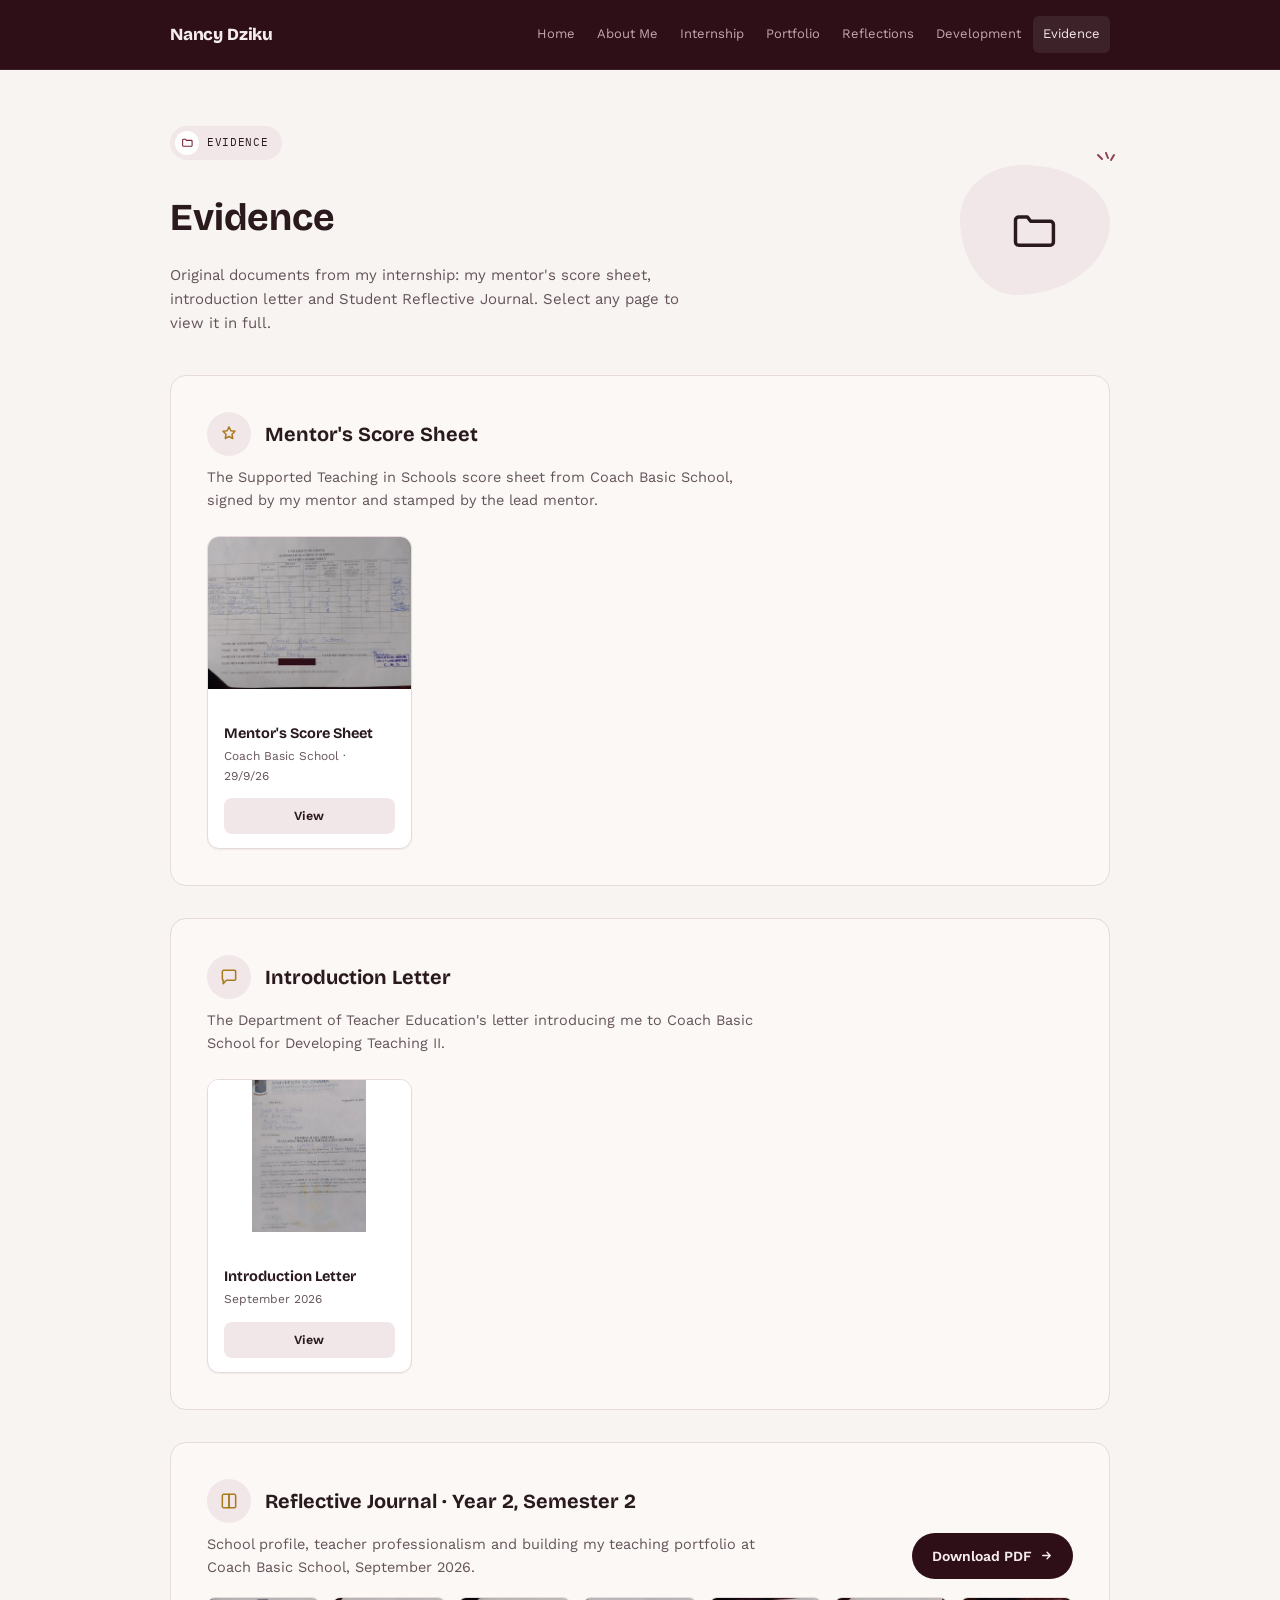
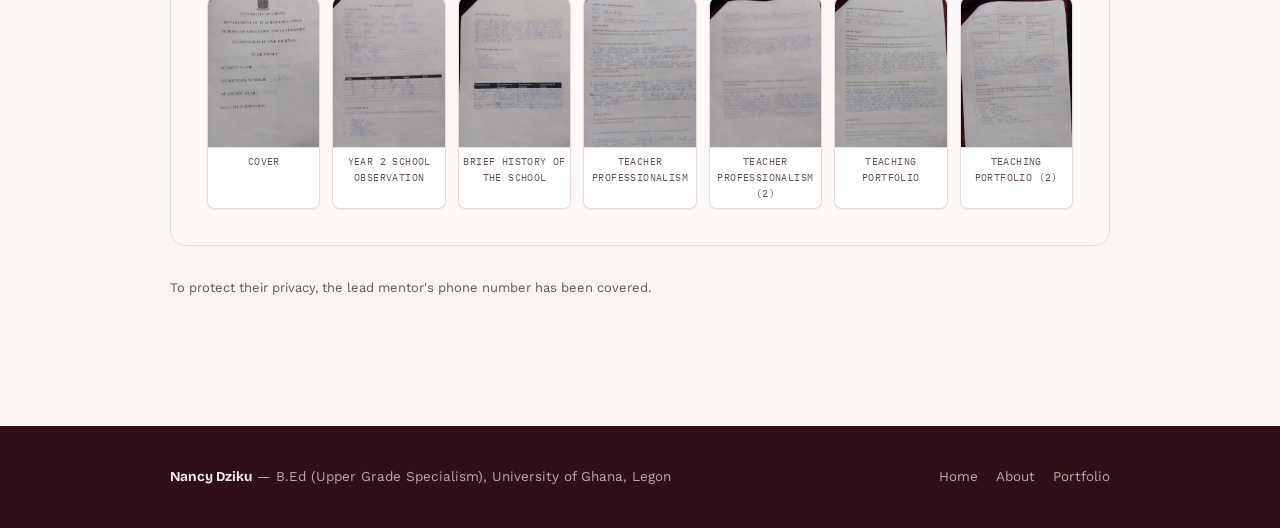
<file: site/evidence.html>
<!doctype html>
<html lang="en">
<head>
<meta charset="UTF-8">
<meta name="viewport" content="width=device-width, initial-scale=1">
<title>Nancy Dziku — Evidence</title>
<meta name="description" content="Teaching e-portfolio of Nancy Dziku, B.Ed (Upper Grade Specialism) student-teacher at the University of Ghana, Legon.">
<link rel="stylesheet" href="https://fonts.googleapis.com/css2?family=Bricolage+Grotesque:opsz,wght@12..96,500;12..96,700;12..96,800&family=Work+Sans:wght@400;500;600;700&family=IBM+Plex+Mono:wght@500&display=swap">
<link rel="stylesheet" href="styles.css">
</head>
<body>

<header class="site">
  <div class="container nav-row">
    <a class="brand" href="index.html">Nancy Dziku</a>
    <button class="nav-toggle" id="navToggle" aria-expanded="false">Menu</button>
    <nav class="links" id="navLinks">
      <a href="index.html">Home</a>
      <a href="about.html">About Me</a>
      <a href="internship.html">Internship</a>
      <a href="portfolio.html">Portfolio</a>
      <a href="reflections.html">Reflections</a>
      <a href="development.html">Development</a>
      <a href="evidence.html" class="active">Evidence</a>
    </nav>
  </div>
</header>

<main class="container">
  <div class="page">

    <div class="page-head-split">
      <div class="head-text">
        <div class="pill-eyebrow"><span class="pill-icon"><svg width="13" height="13" viewBox="0 0 24 24" fill="none" stroke="currentColor" stroke-width="2" stroke-linecap="round" stroke-linejoin="round"><path d="M3 7.5A1.5 1.5 0 0 1 4.5 6h4l1.5 2h9A1.5 1.5 0 0 1 20.5 9.5v8A1.5 1.5 0 0 1 19 19H4.5A1.5 1.5 0 0 1 3 17.5z"/></svg></span>Evidence</div>
        <h2>Evidence</h2>
        <p>Original documents from my internship: my mentor's score sheet, introduction letter and Student Reflective Journal. Select any page to view it in full.</p>
      </div>
      <div class="icon-blob">
        <div class="photo-ticks" style="top:-14px;right:-10px;"><svg width="24" height="34" viewBox="0 0 24 34" fill="none" stroke="currentColor" stroke-width="2" stroke-linecap="round"><path d="M2 4l4 4"/><path d="M10 2l2 5"/><path d="M18 4l-3 5"/></svg></div>
        <svg width="52" height="52" viewBox="0 0 24 24" fill="none" stroke="currentColor" stroke-width="1.6" stroke-linecap="round" stroke-linejoin="round"><path d="M3 7.5A1.5 1.5 0 0 1 4.5 6h4l1.5 2h9A1.5 1.5 0 0 1 20.5 9.5v8A1.5 1.5 0 0 1 19 19H4.5A1.5 1.5 0 0 1 3 17.5z"/></svg>
      </div>
    </div>

    <div class="panel">
      <div class="panel-head">
        <div class="focus-icon"><svg width="20" height="20" viewBox="0 0 24 24" fill="none" stroke="currentColor" stroke-width="1.8" stroke-linecap="round" stroke-linejoin="round"><path d="M12 3.5l2.2 4.6 5 .7-3.6 3.6.9 5-4.5-2.4-4.5 2.4.9-5-3.6-3.6 5-.7z"/></svg></div>
        <h3>Mentor's Score Sheet</h3>
      </div>
      <p class="panel-intro">The Supported Teaching in Schools score sheet from Coach Basic School, signed by my mentor and stamped by the lead mentor.</p>
      <div class="evidence-grid" style="grid-template-columns:repeat(auto-fill,minmax(200px,1fr));">
          <div class="evidence-card">
            <img class="evidence-photo is-sheet" src="evidence/score/t01.jpg" alt="Mentor's score sheet from Coach Basic School">
            <div class="evidence-body">
              <h4>Mentor's Score Sheet</h4>
              <span class="evidence-tag">Coach Basic School · 29/9/26</span>
              <a class="evidence-view" href="evidence/score/p01.jpg" target="_blank" rel="noopener">View</a>
            </div>
          </div>
      </div>
    </div>

    <div class="panel">
        <div class="panel-head">
        <div class="focus-icon"><svg width="20" height="20" viewBox="0 0 24 24" fill="none" stroke="currentColor" stroke-width="1.8" stroke-linecap="round" stroke-linejoin="round"><path d="M4 5.5A1.5 1.5 0 0 1 5.5 4h13A1.5 1.5 0 0 1 20 5.5v9A1.5 1.5 0 0 1 18.5 16H9l-4 4v-4H5.5A1.5 1.5 0 0 1 4 14.5z"/></svg></div>
        <h3>Introduction Letter</h3>
      </div>
        <p class="panel-intro">The Department of Teacher Education's letter introducing me to Coach Basic School for Developing Teaching II.</p>
        <div class="evidence-grid" style="grid-template-columns:repeat(auto-fill,minmax(180px,1fr));">
          <div class="evidence-card">
            <img class="evidence-photo is-sheet" src="evidence/letter/t01.jpg" alt="Introduction letter from the University of Ghana">
            <div class="evidence-body">
              <h4>Introduction Letter</h4>
              <span class="evidence-tag">September 2026</span>
              <a class="evidence-view" href="evidence/letter/p01.jpg" target="_blank" rel="noopener">View</a>
            </div>
          </div>
        </div>
    </div>

    <div class="panel">
      <div class="panel-head">
        <div class="focus-icon"><svg width="20" height="20" viewBox="0 0 24 24" fill="none" stroke="currentColor" stroke-width="1.8" stroke-linecap="round" stroke-linejoin="round"><path d="M4 5.5C4 4.7 4.7 4 5.5 4H12v16H5.5A1.5 1.5 0 0 1 4 18.5z"/><path d="M20 5.5c0-.8-.7-1.5-1.5-1.5H12v16h6.5a1.5 1.5 0 0 0 1.5-1.5z"/></svg></div>
        <h3>Reflective Journal · Year 2, Semester 2</h3>
      </div>
      <div class="doc-row">
        <p class="panel-intro">School profile, teacher professionalism and building my teaching portfolio at Coach Basic School, September 2026.</p>
        <a class="btn-dark" href="docs/reflective-journal-y2s2.pdf" target="_blank" rel="noopener">Download PDF <svg width="13" height="13" viewBox="0 0 24 24" fill="none" stroke="currentColor" stroke-width="2.4" stroke-linecap="round" stroke-linejoin="round"><path d="M5 12h13M13 6l6 6-6 6"/></svg></a>
      </div>
      <div class="page-grid">
          <a href="evidence/y2s2/p01.jpg" target="_blank" rel="noopener"><img src="evidence/y2s2/t01.jpg" alt="Cover" loading="lazy"><span>Cover</span></a>
          <a href="evidence/y2s2/p02.jpg" target="_blank" rel="noopener"><img src="evidence/y2s2/t02.jpg" alt="Year 2 School Observation" loading="lazy"><span>Year 2 School Observation</span></a>
          <a href="evidence/y2s2/p03.jpg" target="_blank" rel="noopener"><img src="evidence/y2s2/t03.jpg" alt="Brief History of the School" loading="lazy"><span>Brief History of the School</span></a>
          <a href="evidence/y2s2/p04.jpg" target="_blank" rel="noopener"><img src="evidence/y2s2/t04.jpg" alt="Teacher Professionalism" loading="lazy"><span>Teacher Professionalism</span></a>
          <a href="evidence/y2s2/p05.jpg" target="_blank" rel="noopener"><img src="evidence/y2s2/t05.jpg" alt="Teacher Professionalism (2)" loading="lazy"><span>Teacher Professionalism (2)</span></a>
          <a href="evidence/y2s2/p06.jpg" target="_blank" rel="noopener"><img src="evidence/y2s2/t06.jpg" alt="Teaching Portfolio" loading="lazy"><span>Teaching Portfolio</span></a>
          <a href="evidence/y2s2/p07.jpg" target="_blank" rel="noopener"><img src="evidence/y2s2/t07.jpg" alt="Teaching Portfolio (2)" loading="lazy"><span>Teaching Portfolio (2)</span></a>
      </div>
    </div>

    <div class="block">
      <p style="font-size:13px;color:var(--ink-muted);">To protect their privacy, the lead mentor's phone number has been covered.</p>
    </div>
  </div>
</main>

<footer class="site">
  <div class="container">
    <div><strong>Nancy Dziku</strong> — B.Ed (Upper Grade Specialism), University of Ghana, Legon</div>
    <div class="foot-links">
      <a href="index.html">Home</a>
      <a href="about.html">About</a>
      <a href="portfolio.html">Portfolio</a>
    </div>
  </div>
</footer>

<script>
(function(){
  var navToggle = document.getElementById("navToggle");
  var navEl = document.getElementById("navLinks");
  navToggle.addEventListener("click", function(){
    var open = navEl.classList.toggle("open");
    navToggle.setAttribute("aria-expanded", open ? "true" : "false");
  });
})();
</script>
</body>
</html>
</file>
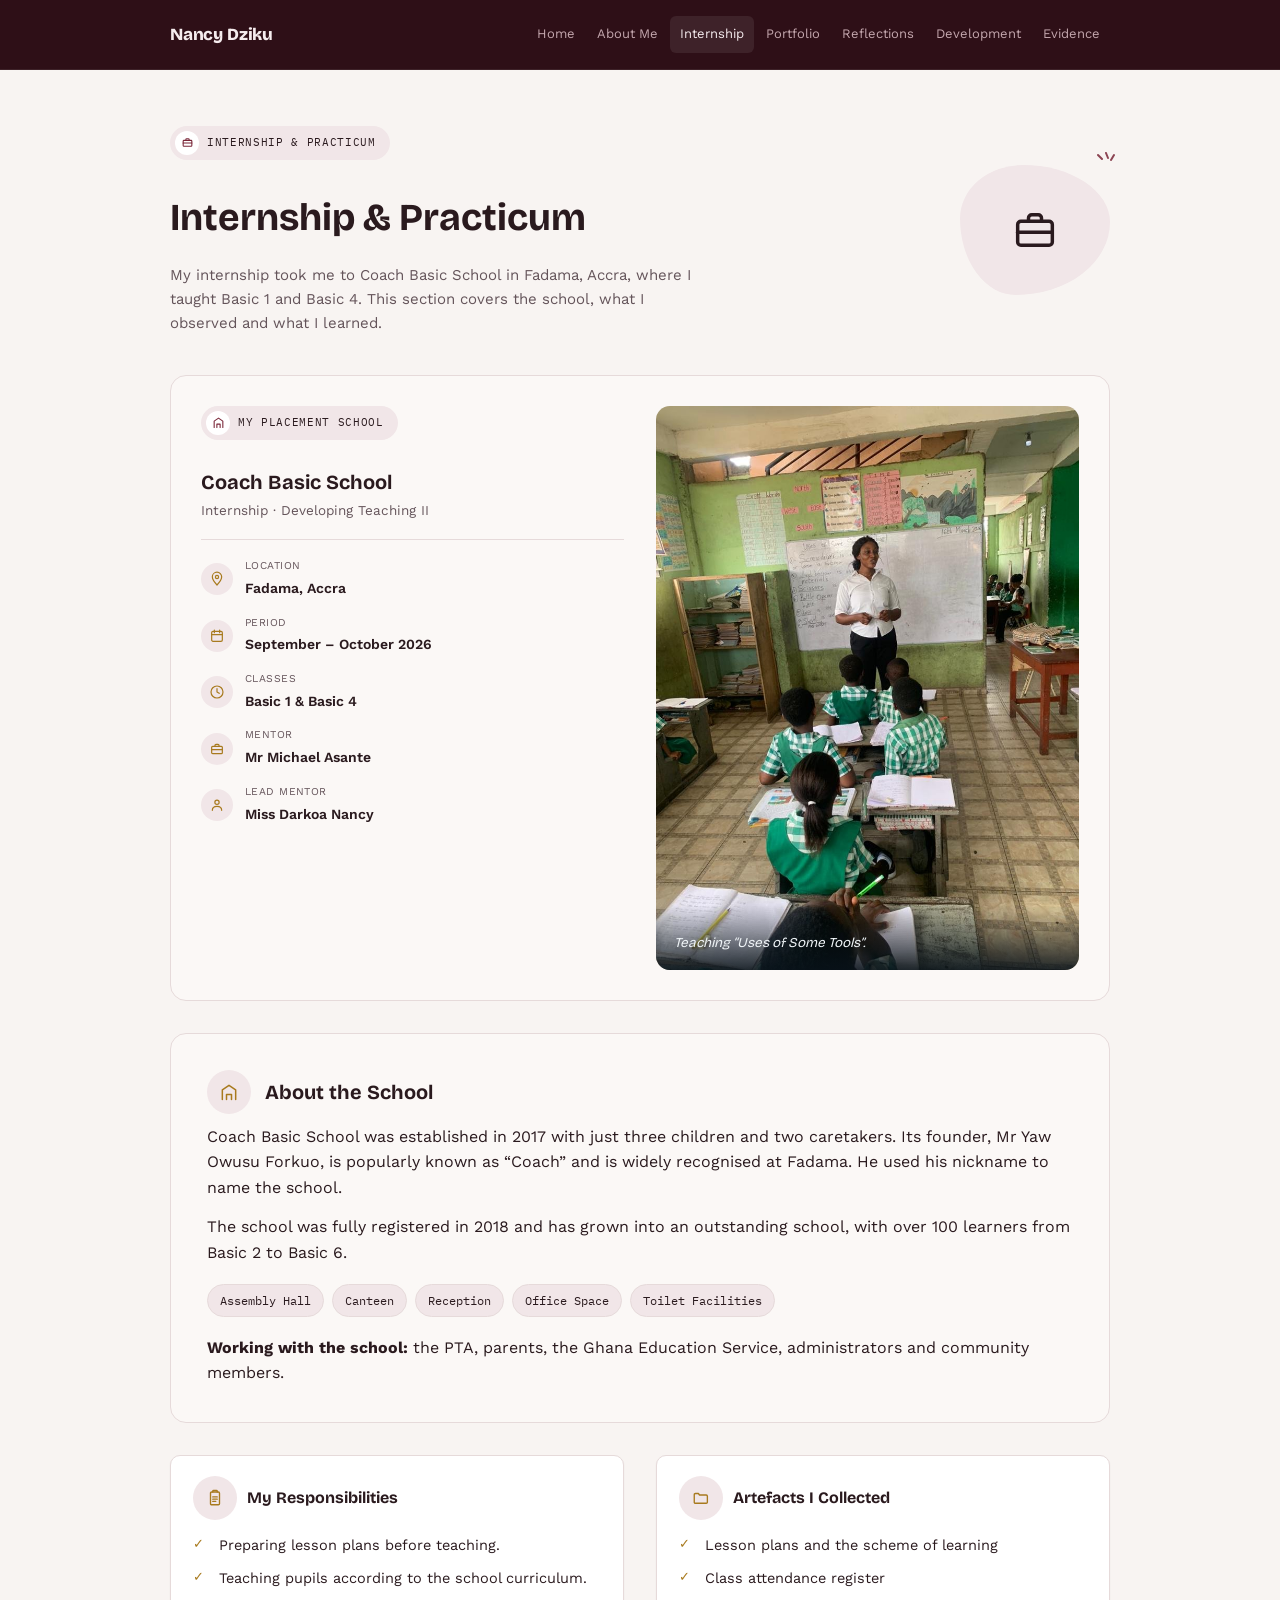
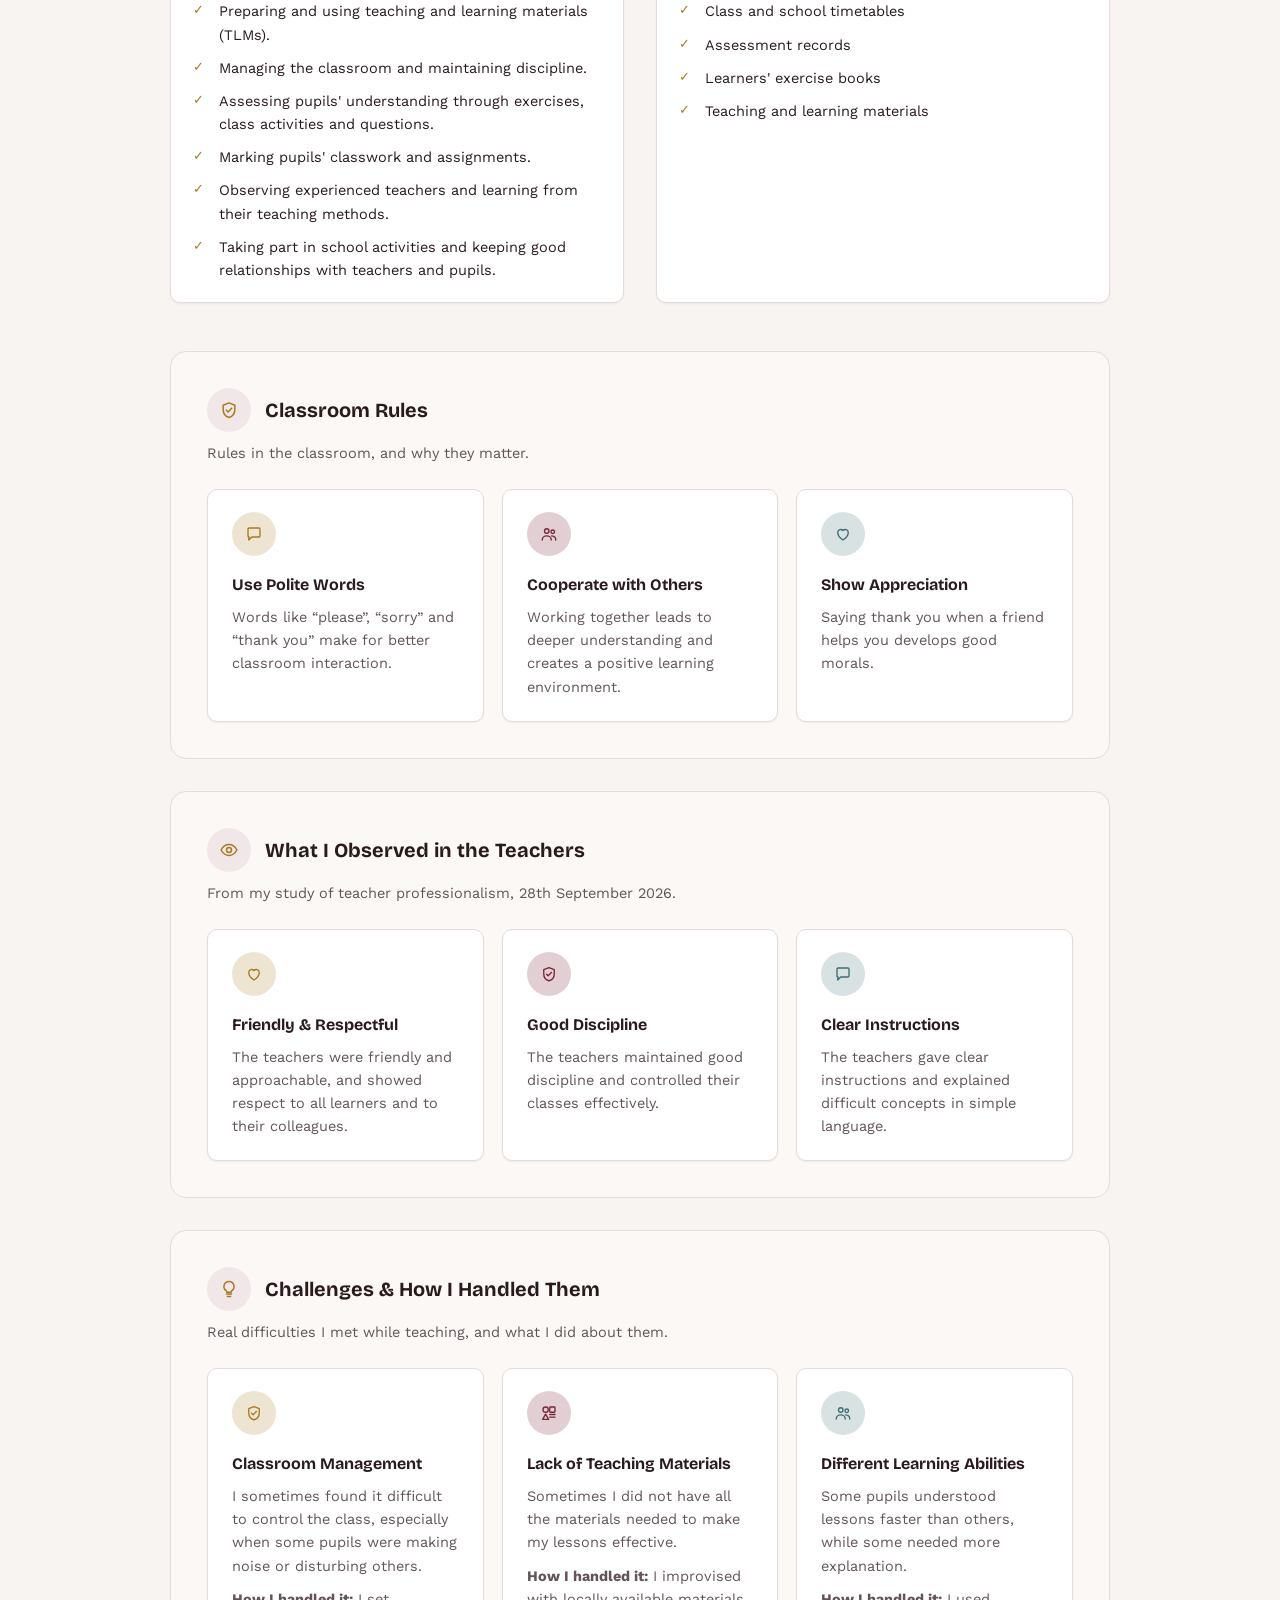
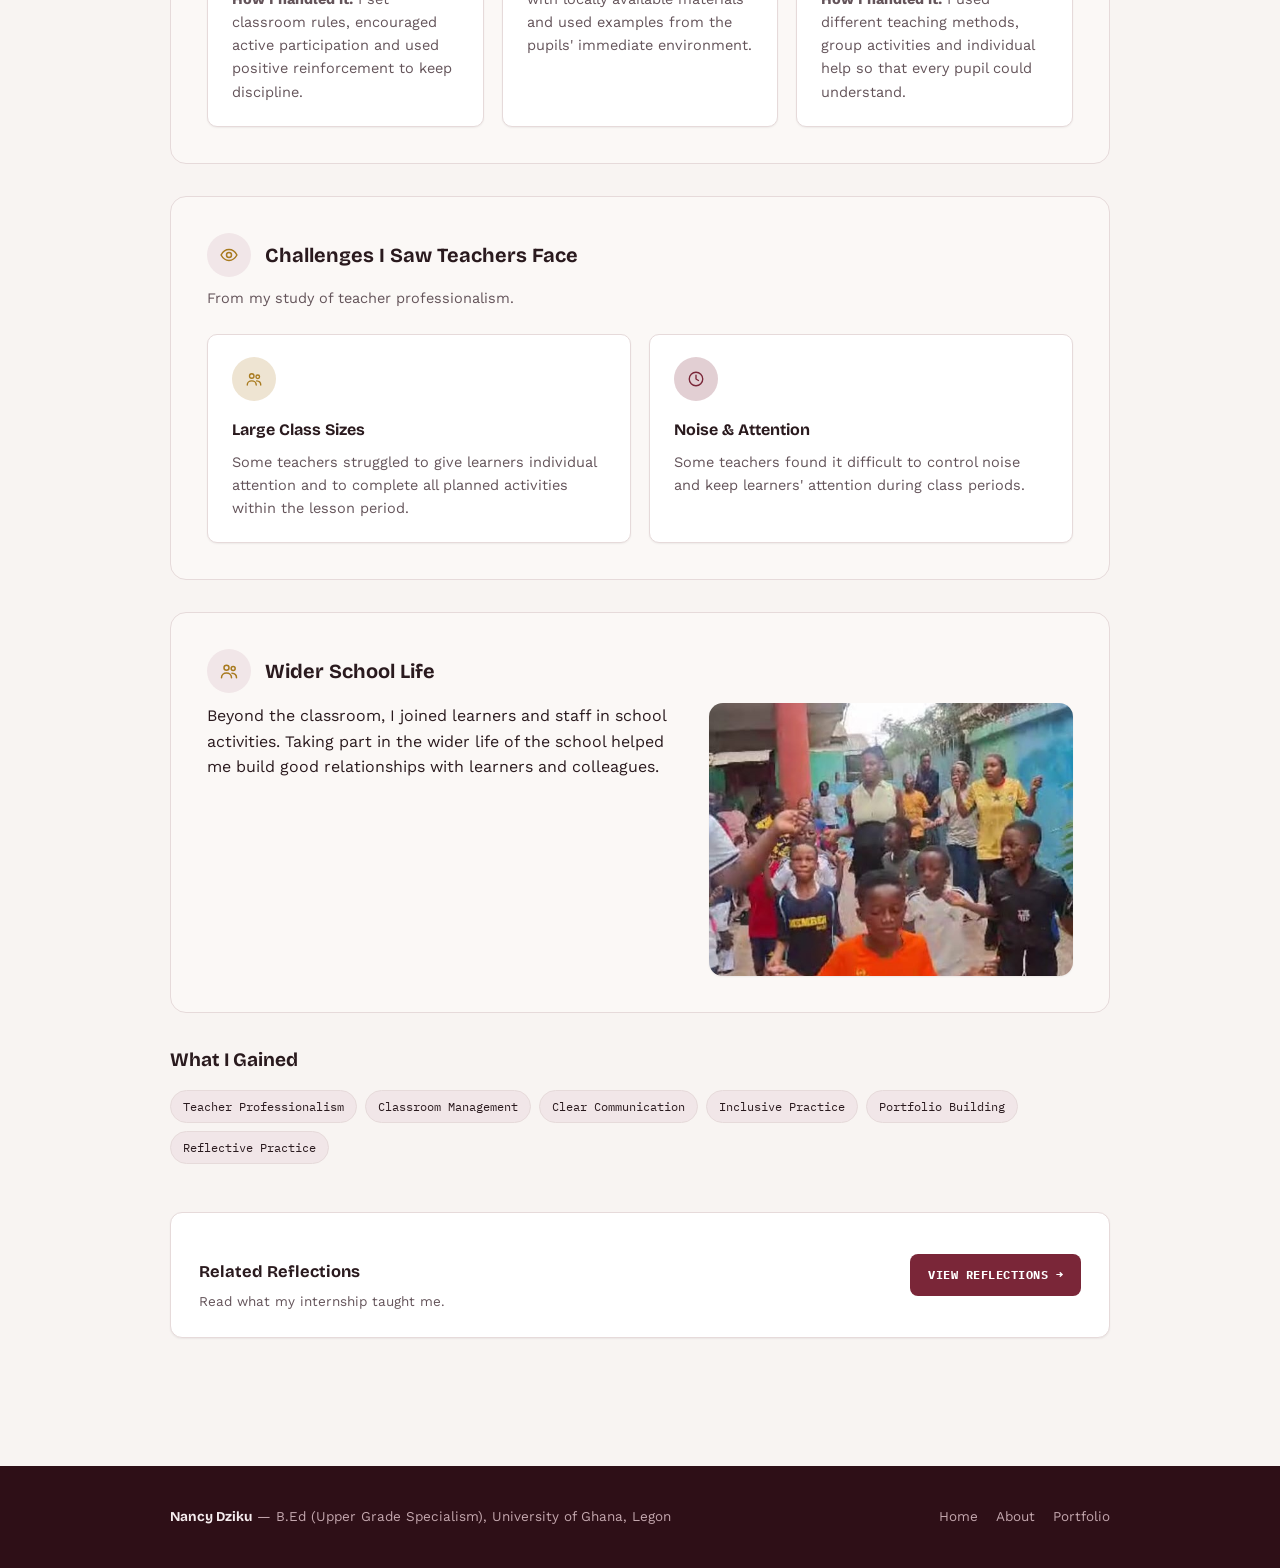
<file: site/internship.html>
<!doctype html>
<html lang="en">
<head>
<meta charset="UTF-8">
<meta name="viewport" content="width=device-width, initial-scale=1">
<title>Nancy Dziku — Internship &amp; Practicum</title>
<meta name="description" content="Teaching e-portfolio of Nancy Dziku, B.Ed (Upper Grade Specialism) student-teacher at the University of Ghana, Legon.">
<link rel="stylesheet" href="https://fonts.googleapis.com/css2?family=Bricolage+Grotesque:opsz,wght@12..96,500;12..96,700;12..96,800&family=Work+Sans:wght@400;500;600;700&family=IBM+Plex+Mono:wght@500&display=swap">
<link rel="stylesheet" href="styles.css">
</head>
<body>

<header class="site">
  <div class="container nav-row">
    <a class="brand" href="index.html">Nancy Dziku</a>
    <button class="nav-toggle" id="navToggle" aria-expanded="false">Menu</button>
    <nav class="links" id="navLinks">
      <a href="index.html">Home</a>
      <a href="about.html">About Me</a>
      <a href="internship.html" class="active">Internship</a>
      <a href="portfolio.html">Portfolio</a>
      <a href="reflections.html">Reflections</a>
      <a href="development.html">Development</a>
      <a href="evidence.html">Evidence</a>
    </nav>
  </div>
</header>

<main class="container">
  <div class="page">

    <div class="page-head-split">
      <div class="head-text">
        <div class="pill-eyebrow"><span class="pill-icon"><svg width="13" height="13" viewBox="0 0 24 24" fill="none" stroke="currentColor" stroke-width="2" stroke-linecap="round" stroke-linejoin="round"><rect x="4" y="8" width="16" height="11" rx="1.5"/><path d="M9 8V6.5A1.5 1.5 0 0 1 10.5 5h3A1.5 1.5 0 0 1 15 6.5V8"/><path d="M4 13h16"/></svg></span>Internship &amp; Practicum</div>
        <h2>Internship &amp; Practicum</h2>
        <p>My internship took me to Coach Basic School in Fadama, Accra, where I taught Basic 1 and Basic 4. This section covers the school, what I observed and what I learned.</p>
      </div>
      <div class="icon-blob">
        <div class="photo-ticks" style="top:-14px;right:-10px;"><svg width="24" height="34" viewBox="0 0 24 34" fill="none" stroke="currentColor" stroke-width="2" stroke-linecap="round"><path d="M2 4l4 4"/><path d="M10 2l2 5"/><path d="M18 4l-3 5"/></svg></div>
        <svg width="52" height="52" viewBox="0 0 24 24" fill="none" stroke="currentColor" stroke-width="1.6" stroke-linecap="round" stroke-linejoin="round"><rect x="4" y="8" width="16" height="11" rx="1.5"/><path d="M9 8V6.5A1.5 1.5 0 0 1 10.5 5h3A1.5 1.5 0 0 1 15 6.5V8"/><path d="M4 13h16"/></svg>
      </div>
    </div>

    <div class="profile-card">
      <div>
        <div class="pill-eyebrow"><span class="pill-icon"><svg width="13" height="13" viewBox="0 0 24 24" fill="none" stroke="currentColor" stroke-width="2" stroke-linecap="round" stroke-linejoin="round"><path d="M4 21V9.5L12 4l8 5.5V21"/><path d="M9 21v-6h6v6"/></svg></span>My Placement School</div>
        <h3>Coach Basic School</h3>
        <p class="profile-sub">Internship · Developing Teaching II</p>
        <div class="profile-list">
          <div class="info-row">
            <div class="focus-icon"><svg width="16" height="16" viewBox="0 0 24 24" fill="none" stroke="currentColor" stroke-width="1.8" stroke-linecap="round" stroke-linejoin="round"><path d="M12 21s7-7.2 7-12.2a7 7 0 1 0-14 0C5 13.8 12 21 12 21z"/><circle cx="12" cy="9" r="2.4"/></svg></div>
            <div><span class="label">Location</span><span class="value">Fadama, Accra</span></div>
          </div>
          <div class="info-row">
            <div class="focus-icon"><svg width="16" height="16" viewBox="0 0 24 24" fill="none" stroke="currentColor" stroke-width="1.8" stroke-linecap="round" stroke-linejoin="round"><rect x="4" y="5" width="16" height="15" rx="2"/><path d="M4 10h16M8 3v4M16 3v4"/></svg></div>
            <div><span class="label">Period</span><span class="value">September – October 2026</span></div>
          </div>
          <div class="info-row">
            <div class="focus-icon"><svg width="16" height="16" viewBox="0 0 24 24" fill="none" stroke="currentColor" stroke-width="1.8" stroke-linecap="round" stroke-linejoin="round"><circle cx="12" cy="12" r="9"/><path d="M12 7v5l3.3 2"/></svg></div>
            <div><span class="label">Classes</span><span class="value">Basic 1 &amp; Basic 4</span></div>
          </div>
          <div class="info-row">
            <div class="focus-icon"><svg width="16" height="16" viewBox="0 0 24 24" fill="none" stroke="currentColor" stroke-width="1.8" stroke-linecap="round" stroke-linejoin="round"><rect x="4" y="8" width="16" height="11" rx="1.5"/><path d="M9 8V6.5A1.5 1.5 0 0 1 10.5 5h3A1.5 1.5 0 0 1 15 6.5V8"/><path d="M4 13h16"/></svg></div>
            <div><span class="label">Mentor</span><span class="value">Mr Michael Asante</span></div>
          </div>
          <div class="info-row">
            <div class="focus-icon"><svg width="16" height="16" viewBox="0 0 24 24" fill="none" stroke="currentColor" stroke-width="1.8" stroke-linecap="round" stroke-linejoin="round"><circle cx="12" cy="8" r="3.2"/><path d="M5 20c0-3.5 3-6 7-6s7 2.5 7 6"/></svg></div>
            <div><span class="label">Lead Mentor</span><span class="value">Miss Darkoa Nancy</span></div>
          </div>
        </div>
      </div>
      <div class="photo-quote">
        <img src="assets/teaching.jpg" style="object-position:center 30%;" alt="Nancy Dziku teaching at Coach Basic School">
        <div class="quote-overlay">Teaching &ldquo;Uses of Some Tools&rdquo;.</div>
      </div>
    </div>

    <div class="panel">
      <div class="panel-head">
        <div class="focus-icon"><svg width="20" height="20" viewBox="0 0 24 24" fill="none" stroke="currentColor" stroke-width="1.8" stroke-linecap="round" stroke-linejoin="round"><path d="M4 21V9.5L12 4l8 5.5V21"/><path d="M9 21v-6h6v6"/></svg></div>
        <h3>About the School</h3>
      </div>
      <p class="body-text">Coach Basic School was established in 2017 with just three children and two caretakers. Its founder, Mr Yaw Owusu Forkuo, is popularly known as &ldquo;Coach&rdquo; and is widely recognised at Fadama. He used his nickname to name the school.</p>
      <p class="body-text" style="margin-top:14px;">The school was fully registered in 2018 and has grown into an outstanding school, with over 100 learners from Basic 2 to Basic 6.</p>
      <div class="chip-row" style="margin-top:18px;">
            <span class="chip">Assembly Hall</span>
            <span class="chip">Canteen</span>
            <span class="chip">Reception</span>
            <span class="chip">Office Space</span>
            <span class="chip">Toilet Facilities</span>
      </div>
      <p class="body-text" style="margin-top:18px;"><strong>Working with the school:</strong> the PTA, parents, the Ghana Education Service, administrators and community members.</p>
    </div>

    <div class="two-col block">
      <div class="filled">
        <div class="icon-card-head">
          <div class="focus-icon"><svg width="18" height="18" viewBox="0 0 24 24" fill="none" stroke="currentColor" stroke-width="1.8" stroke-linecap="round" stroke-linejoin="round"><rect x="6" y="4" width="12" height="17" rx="1.5"/><path d="M9 4V3a1 1 0 0 1 1-1h4a1 1 0 0 1 1 1v1"/><path d="M9 10.5h6M9 13.5h6M9 16.5h4"/></svg></div>
          <h4>My Responsibilities</h4>
        </div>
        <ul class="check-list">
          <li>Preparing lesson plans before teaching.</li>
          <li>Teaching pupils according to the school curriculum.</li>
          <li>Preparing and using teaching and learning materials (TLMs).</li>
          <li>Managing the classroom and maintaining discipline.</li>
          <li>Assessing pupils&#39; understanding through exercises, class activities and questions.</li>
          <li>Marking pupils&#39; classwork and assignments.</li>
          <li>Observing experienced teachers and learning from their teaching methods.</li>
          <li>Taking part in school activities and keeping good relationships with teachers and pupils.</li>
        </ul>
      </div>
      <div class="filled">
        <div class="icon-card-head">
          <div class="focus-icon"><svg width="18" height="18" viewBox="0 0 24 24" fill="none" stroke="currentColor" stroke-width="1.8" stroke-linecap="round" stroke-linejoin="round"><path d="M3 7.5A1.5 1.5 0 0 1 4.5 6h4l1.5 2h9A1.5 1.5 0 0 1 20.5 9.5v8A1.5 1.5 0 0 1 19 19H4.5A1.5 1.5 0 0 1 3 17.5z"/></svg></div>
          <h4>Artefacts I Collected</h4>
        </div>
        <ul class="check-list">
          <li>Lesson plans and the scheme of learning</li>
          <li>Class attendance register</li>
          <li>Class and school timetables</li>
          <li>Assessment records</li>
          <li>Learners' exercise books</li>
          <li>Teaching and learning materials</li>
        </ul>
      </div>
    </div>

    <div class="panel">
      <div class="panel-head">
        <div class="focus-icon"><svg width="20" height="20" viewBox="0 0 24 24" fill="none" stroke="currentColor" stroke-width="1.8" stroke-linecap="round" stroke-linejoin="round"><path d="M12 3.5l7 2.8v5.2c0 5-3 8.3-7 9.5-4-1.2-7-4.5-7-9.5V6.3z"/><path d="M8.8 12.2l2.1 2.1 4.3-4.3"/></svg></div>
        <h3>Classroom Rules</h3>
      </div>
      <p class="panel-intro">Rules in the classroom, and why they matter.</p>
      <div class="grid-cards">
        <div class="card">
          <div class="focus-icon icon-pastel-1"><svg width="18" height="18" viewBox="0 0 24 24" fill="none" stroke="currentColor" stroke-width="1.8" stroke-linecap="round" stroke-linejoin="round"><path d="M4 5.5A1.5 1.5 0 0 1 5.5 4h13A1.5 1.5 0 0 1 20 5.5v9A1.5 1.5 0 0 1 18.5 16H9l-4 4v-4H5.5A1.5 1.5 0 0 1 4 14.5z"/></svg></div>
          <h4>Use Polite Words</h4>
          <p>Words like &ldquo;please&rdquo;, &ldquo;sorry&rdquo; and &ldquo;thank you&rdquo; make for better classroom interaction.</p>
        </div>
        <div class="card">
          <div class="focus-icon icon-pastel-2"><svg width="18" height="18" viewBox="0 0 24 24" fill="none" stroke="currentColor" stroke-width="1.8" stroke-linecap="round" stroke-linejoin="round"><circle cx="9" cy="8" r="3"/><path d="M3 20c0-3.3 2.7-5.5 6-5.5s6 2.2 6 5.5"/><circle cx="17" cy="9" r="2.4"/><path d="M15.5 14.6c3 .2 5.5 2.1 5.5 5.4"/></svg></div>
          <h4>Cooperate with Others</h4>
          <p>Working together leads to deeper understanding and creates a positive learning environment.</p>
        </div>
        <div class="card">
          <div class="focus-icon icon-pastel-3"><svg width="18" height="18" viewBox="0 0 24 24" fill="none" stroke="currentColor" stroke-width="1.8" stroke-linecap="round" stroke-linejoin="round"><path d="M12 20s-7-4.4-7-10a4 4 0 0 1 7-2.6A4 4 0 0 1 19 10c0 5.6-7 10-7 10z"/></svg></div>
          <h4>Show Appreciation</h4>
          <p>Saying thank you when a friend helps you develops good morals.</p>
        </div>
      </div>
    </div>

    <div class="panel">
      <div class="panel-head">
        <div class="focus-icon"><svg width="20" height="20" viewBox="0 0 24 24" fill="none" stroke="currentColor" stroke-width="1.8" stroke-linecap="round" stroke-linejoin="round"><path d="M2.5 12S6 5.5 12 5.5 21.5 12 21.5 12 18 18.5 12 18.5 2.5 12 2.5 12z"/><circle cx="12" cy="12" r="3"/></svg></div>
        <h3>What I Observed in the Teachers</h3>
      </div>
      <p class="panel-intro">From my study of teacher professionalism, 28th September 2026.</p>
      <div class="grid-cards">
        <div class="card">
          <div class="focus-icon icon-pastel-1"><svg width="18" height="18" viewBox="0 0 24 24" fill="none" stroke="currentColor" stroke-width="1.8" stroke-linecap="round" stroke-linejoin="round"><path d="M12 20s-7-4.4-7-10a4 4 0 0 1 7-2.6A4 4 0 0 1 19 10c0 5.6-7 10-7 10z"/></svg></div>
          <h4>Friendly &amp; Respectful</h4>
          <p>The teachers were friendly and approachable, and showed respect to all learners and to their colleagues.</p>
        </div>
        <div class="card">
          <div class="focus-icon icon-pastel-2"><svg width="18" height="18" viewBox="0 0 24 24" fill="none" stroke="currentColor" stroke-width="1.8" stroke-linecap="round" stroke-linejoin="round"><path d="M12 3.5l7 2.8v5.2c0 5-3 8.3-7 9.5-4-1.2-7-4.5-7-9.5V6.3z"/><path d="M8.8 12.2l2.1 2.1 4.3-4.3"/></svg></div>
          <h4>Good Discipline</h4>
          <p>The teachers maintained good discipline and controlled their classes effectively.</p>
        </div>
        <div class="card">
          <div class="focus-icon icon-pastel-3"><svg width="18" height="18" viewBox="0 0 24 24" fill="none" stroke="currentColor" stroke-width="1.8" stroke-linecap="round" stroke-linejoin="round"><path d="M4 5.5A1.5 1.5 0 0 1 5.5 4h13A1.5 1.5 0 0 1 20 5.5v9A1.5 1.5 0 0 1 18.5 16H9l-4 4v-4H5.5A1.5 1.5 0 0 1 4 14.5z"/></svg></div>
          <h4>Clear Instructions</h4>
          <p>The teachers gave clear instructions and explained difficult concepts in simple language.</p>
        </div>
      </div>
    </div>

    <div class="panel">
      <div class="panel-head">
        <div class="focus-icon"><svg width="20" height="20" viewBox="0 0 24 24" fill="none" stroke="currentColor" stroke-width="1.8" stroke-linecap="round" stroke-linejoin="round"><path d="M9 18h6M10 21h4"/><path d="M12 3a6 6 0 0 0-3.5 10.9c.5.4.8 1 .8 1.6v.5h5.4v-.5c0-.6.3-1.2.8-1.6A6 6 0 0 0 12 3z"/></svg></div>
        <h3>Challenges &amp; How I Handled Them</h3>
      </div>
      <p class="panel-intro">Real difficulties I met while teaching, and what I did about them.</p>
      <div class="grid-cards">
        <div class="card">
          <div class="focus-icon icon-pastel-1"><svg width="18" height="18" viewBox="0 0 24 24" fill="none" stroke="currentColor" stroke-width="1.8" stroke-linecap="round" stroke-linejoin="round"><path d="M12 3.5l7 2.8v5.2c0 5-3 8.3-7 9.5-4-1.2-7-4.5-7-9.5V6.3z"/><path d="M8.8 12.2l2.1 2.1 4.3-4.3"/></svg></div>
          <h4>Classroom Management</h4>
          <p>I sometimes found it difficult to control the class, especially when some pupils were making noise or disturbing others.</p>
          <p style="margin-top:10px;"><strong>How I handled it:</strong> I set classroom rules, encouraged active participation and used positive reinforcement to keep discipline.</p>
        </div>
        <div class="card">
          <div class="focus-icon icon-pastel-2"><svg width="18" height="18" viewBox="0 0 24 24" fill="none" stroke="currentColor" stroke-width="1.8" stroke-linecap="round" stroke-linejoin="round"><circle cx="7.5" cy="7.5" r="3.5"/><rect x="13" y="4" width="7" height="7" rx="1"/><path d="M7.5 13.5l4 7h-8z"/><path d="M13 14h7M13 17.5h7"/></svg></div>
          <h4>Lack of Teaching Materials</h4>
          <p>Sometimes I did not have all the materials needed to make my lessons effective.</p>
          <p style="margin-top:10px;"><strong>How I handled it:</strong> I improvised with locally available materials and used examples from the pupils' immediate environment.</p>
        </div>
        <div class="card">
          <div class="focus-icon icon-pastel-3"><svg width="18" height="18" viewBox="0 0 24 24" fill="none" stroke="currentColor" stroke-width="1.8" stroke-linecap="round" stroke-linejoin="round"><circle cx="9" cy="8" r="3"/><path d="M3 20c0-3.3 2.7-5.5 6-5.5s6 2.2 6 5.5"/><circle cx="17" cy="9" r="2.4"/><path d="M15.5 14.6c3 .2 5.5 2.1 5.5 5.4"/></svg></div>
          <h4>Different Learning Abilities</h4>
          <p>Some pupils understood lessons faster than others, while some needed more explanation.</p>
          <p style="margin-top:10px;"><strong>How I handled it:</strong> I used different teaching methods, group activities and individual help so that every pupil could understand.</p>
        </div>
      </div>
    </div>

    <div class="panel">
      <div class="panel-head">
        <div class="focus-icon"><svg width="20" height="20" viewBox="0 0 24 24" fill="none" stroke="currentColor" stroke-width="1.8" stroke-linecap="round" stroke-linejoin="round"><path d="M2.5 12S6 5.5 12 5.5 21.5 12 21.5 12 18 18.5 12 18.5 2.5 12 2.5 12z"/><circle cx="12" cy="12" r="3"/></svg></div>
        <h3>Challenges I Saw Teachers Face</h3>
      </div>
      <p class="panel-intro">From my study of teacher professionalism.</p>
      <div class="grid-cards cards-2">
        <div class="card">
          <div class="focus-icon icon-pastel-1"><svg width="18" height="18" viewBox="0 0 24 24" fill="none" stroke="currentColor" stroke-width="1.8" stroke-linecap="round" stroke-linejoin="round"><circle cx="9" cy="8" r="3"/><path d="M3 20c0-3.3 2.7-5.5 6-5.5s6 2.2 6 5.5"/><circle cx="17" cy="9" r="2.4"/><path d="M15.5 14.6c3 .2 5.5 2.1 5.5 5.4"/></svg></div>
          <h4>Large Class Sizes</h4>
          <p>Some teachers struggled to give learners individual attention and to complete all planned activities within the lesson period.</p>
        </div>
        <div class="card">
          <div class="focus-icon icon-pastel-2"><svg width="18" height="18" viewBox="0 0 24 24" fill="none" stroke="currentColor" stroke-width="1.8" stroke-linecap="round" stroke-linejoin="round"><circle cx="12" cy="12" r="9"/><path d="M12 7v5l3.3 2"/></svg></div>
          <h4>Noise &amp; Attention</h4>
          <p>Some teachers found it difficult to control noise and keep learners' attention during class periods.</p>
        </div>
      </div>
    </div>

    <div class="panel">
      <div class="panel-head">
        <div class="focus-icon"><svg width="20" height="20" viewBox="0 0 24 24" fill="none" stroke="currentColor" stroke-width="1.8" stroke-linecap="round" stroke-linejoin="round"><circle cx="9" cy="8" r="3"/><path d="M3 20c0-3.3 2.7-5.5 6-5.5s6 2.2 6 5.5"/><circle cx="17" cy="9" r="2.4"/><path d="M15.5 14.6c3 .2 5.5 2.1 5.5 5.4"/></svg></div>
        <h3>Wider School Life</h3>
      </div>
      <div class="growth-split">
        <div>
          <p class="body-text">Beyond the classroom, I joined learners and staff in school activities. Taking part in the wider life of the school helped me build good relationships with learners and colleagues.</p>
        </div>
        <img class="growth-photo" src="assets/event-11.jpg" style="aspect-ratio:4/3;height:auto;object-fit:cover;object-position:center 55%;" alt="Learners and staff during a school activity at Coach Basic School">
      </div>
    </div>

    <div class="block">
      <h3>What I Gained</h3>
      <div class="chip-row">
            <span class="chip">Teacher Professionalism</span>
            <span class="chip">Classroom Management</span>
            <span class="chip">Clear Communication</span>
            <span class="chip">Inclusive Practice</span>
            <span class="chip">Portfolio Building</span>
            <span class="chip">Reflective Practice</span>
      </div>
    </div>

    <div class="block">
      <div class="cta-card">
        <div class="cta-text">
          <h4>Related Reflections</h4>
          <p>Read what my internship taught me.</p>
        </div>
        <a class="cta-btn" href="reflections.html">View Reflections →</a>
      </div>
    </div>
  </div>
</main>

<footer class="site">
  <div class="container">
    <div><strong>Nancy Dziku</strong> — B.Ed (Upper Grade Specialism), University of Ghana, Legon</div>
    <div class="foot-links">
      <a href="index.html">Home</a>
      <a href="about.html">About</a>
      <a href="portfolio.html">Portfolio</a>
    </div>
  </div>
</footer>

<script>
(function(){
  var navToggle = document.getElementById("navToggle");
  var navEl = document.getElementById("navLinks");
  navToggle.addEventListener("click", function(){
    var open = navEl.classList.toggle("open");
    navToggle.setAttribute("aria-expanded", open ? "true" : "false");
  });
})();
</script>
</body>
</html>
</file>
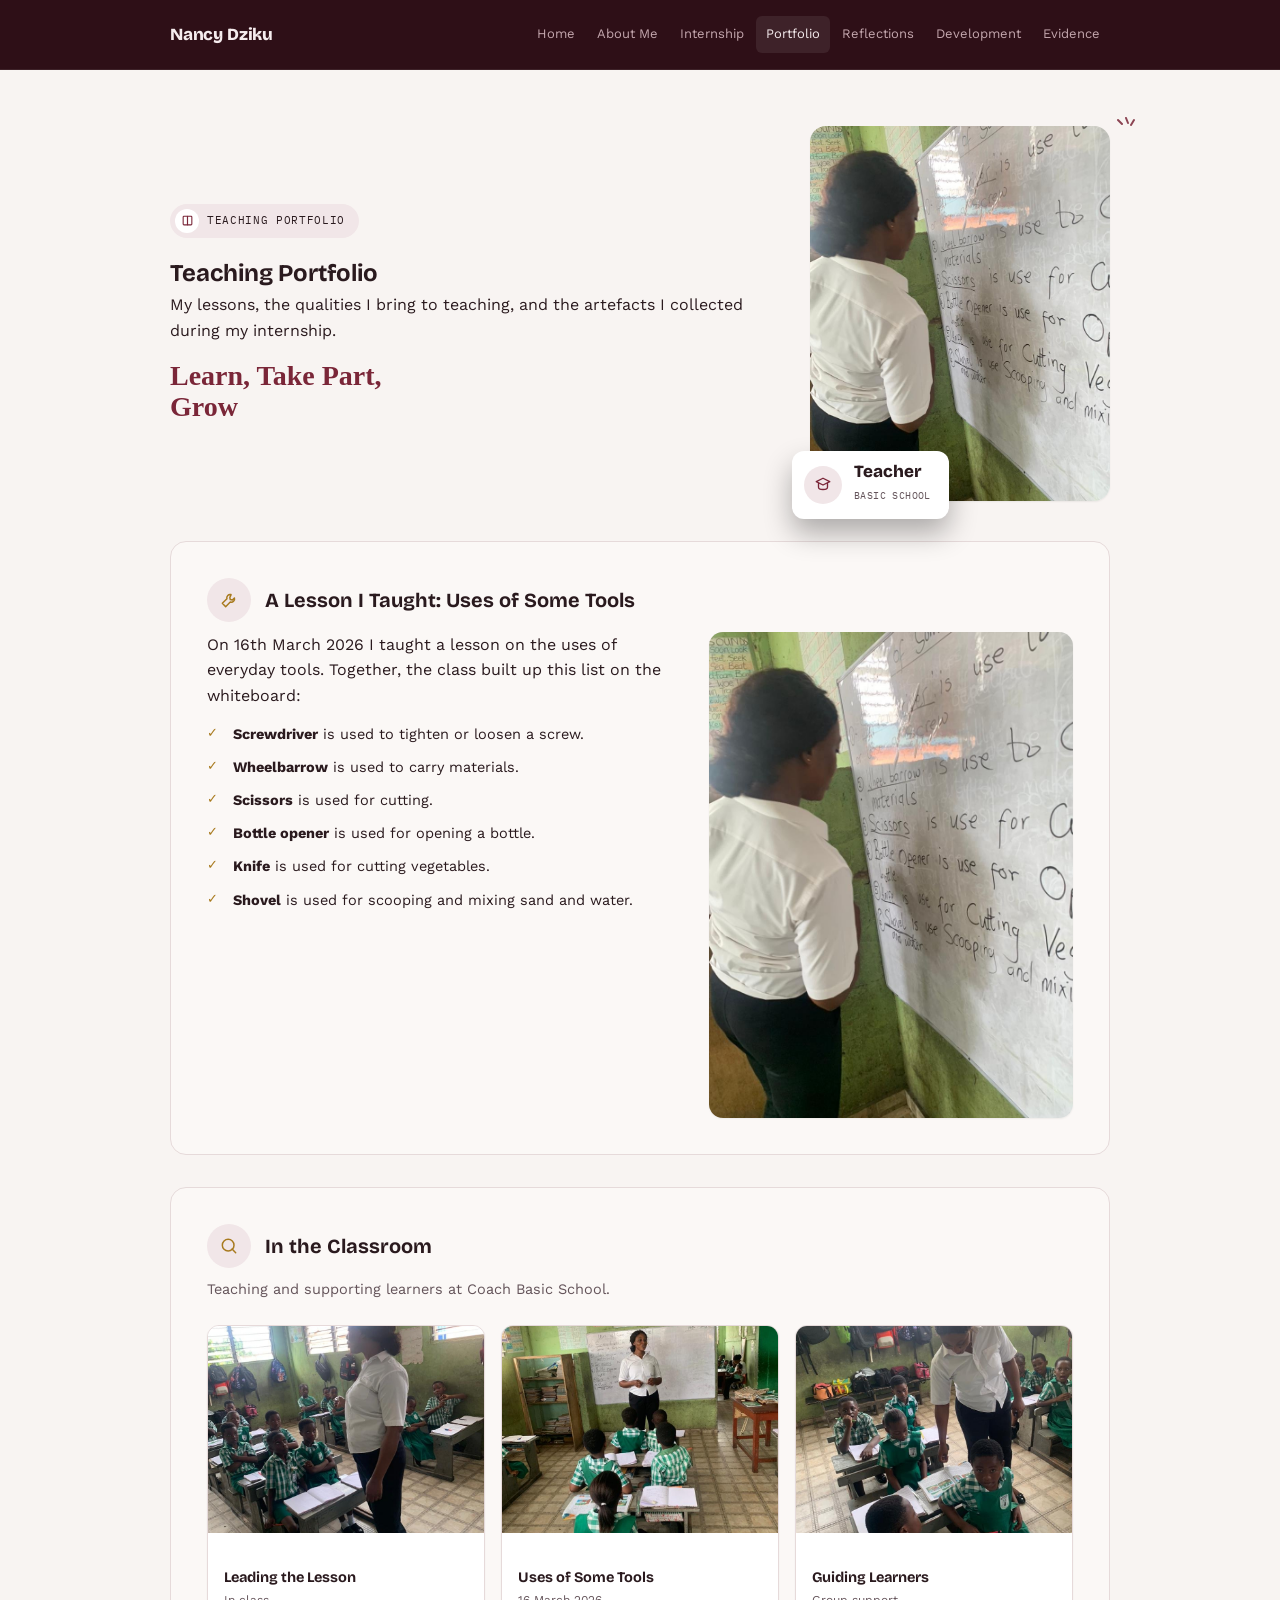
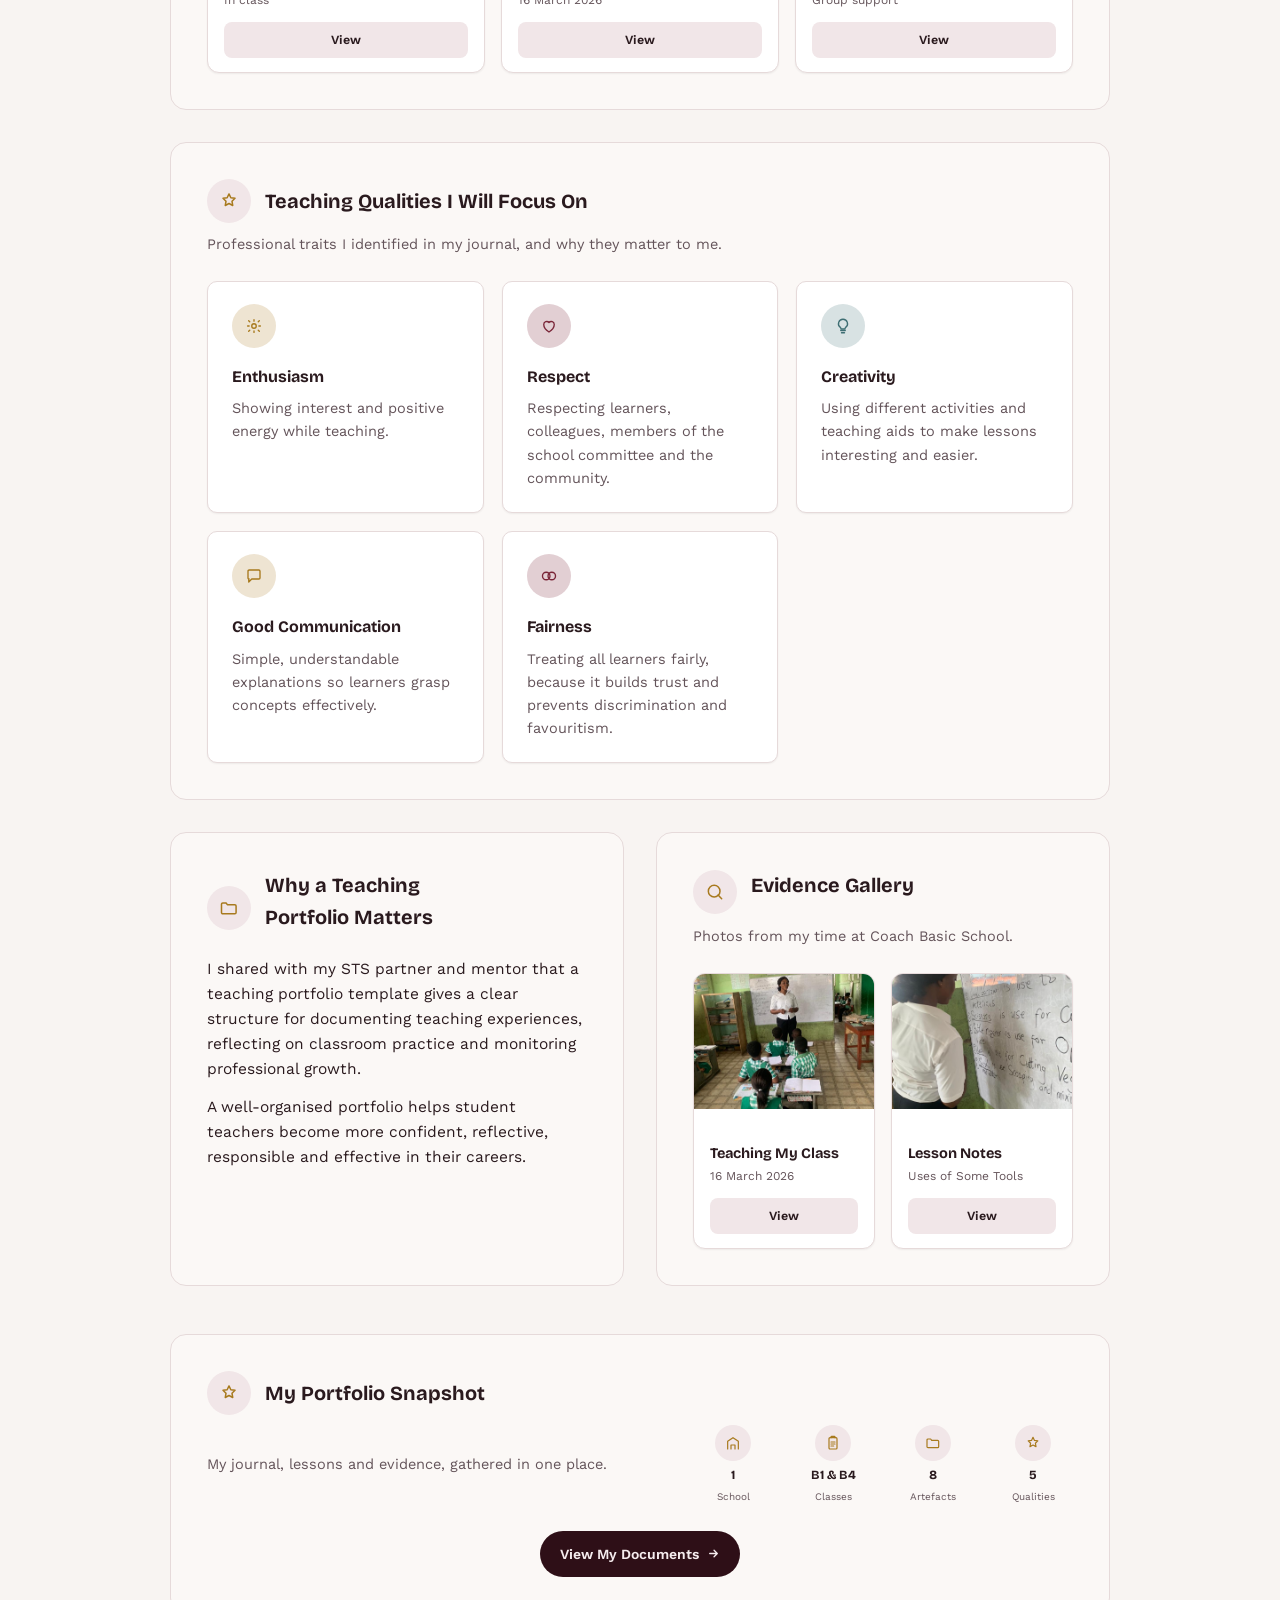
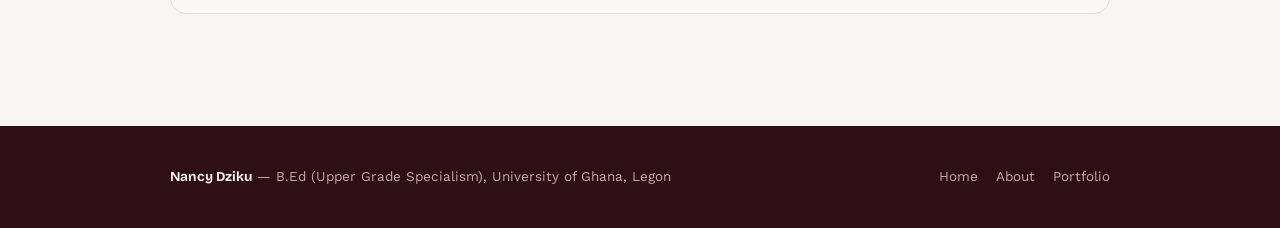
<file: site/portfolio.html>
<!doctype html>
<html lang="en">
<head>
<meta charset="UTF-8">
<meta name="viewport" content="width=device-width, initial-scale=1">
<title>Nancy Dziku — Teaching Portfolio</title>
<meta name="description" content="Teaching e-portfolio of Nancy Dziku, B.Ed (Upper Grade Specialism) student-teacher at the University of Ghana, Legon.">
<link rel="stylesheet" href="https://fonts.googleapis.com/css2?family=Bricolage+Grotesque:opsz,wght@12..96,500;12..96,700;12..96,800&family=Work+Sans:wght@400;500;600;700&family=IBM+Plex+Mono:wght@500&display=swap">
<link rel="stylesheet" href="styles.css">
</head>
<body>

<header class="site">
  <div class="container nav-row">
    <a class="brand" href="index.html">Nancy Dziku</a>
    <button class="nav-toggle" id="navToggle" aria-expanded="false">Menu</button>
    <nav class="links" id="navLinks">
      <a href="index.html">Home</a>
      <a href="about.html">About Me</a>
      <a href="internship.html">Internship</a>
      <a href="portfolio.html" class="active">Portfolio</a>
      <a href="reflections.html">Reflections</a>
      <a href="development.html">Development</a>
      <a href="evidence.html">Evidence</a>
    </nav>
  </div>
</header>

<main class="container">
  <div class="page">

    <div class="page-photo-hero">
      <div class="head-text">
        <div class="pill-eyebrow"><span class="pill-icon"><svg width="13" height="13" viewBox="0 0 24 24" fill="none" stroke="currentColor" stroke-width="2" stroke-linecap="round" stroke-linejoin="round"><path d="M4 5.5C4 4.7 4.7 4 5.5 4H12v16H5.5A1.5 1.5 0 0 1 4 18.5z"/><path d="M20 5.5c0-.8-.7-1.5-1.5-1.5H12v16h6.5a1.5 1.5 0 0 0 1.5-1.5z"/></svg></span>Teaching Portfolio</div>
        <h2>Teaching Portfolio</h2>
        <p>My lessons, the qualities I bring to teaching, and the artefacts I collected during my internship.</p>
        <div class="tagline-script">Learn, Take Part,<br>Grow</div>
      </div>
      <div class="photo-col">
        <div class="photo-ticks"><svg width="24" height="34" viewBox="0 0 24 34" fill="none" stroke="currentColor" stroke-width="2" stroke-linecap="round"><path d="M2 4l4 4"/><path d="M10 2l2 5"/><path d="M18 4l-3 5"/></svg></div>
        <img class="page-hero-photo" style="object-position:center 20%;" src="assets/board.jpg" alt="Nancy Dziku writing a lesson on the whiteboard">
        <div class="hero-badge">
          <div class="badge-icon"><svg width="18" height="18" viewBox="0 0 24 24" fill="none" stroke="currentColor" stroke-width="1.8" stroke-linecap="round" stroke-linejoin="round"><path d="M12 3l9 4.5-9 4.5-9-4.5z"/><path d="M6 10v5c0 1.5 2.7 3 6 3s6-1.5 6-3v-5"/></svg></div>
          <div><b>Teacher</b><span>Basic School</span></div>
        </div>
      </div>
    </div>

    <div class="panel">
      <div class="panel-head">
        <div class="focus-icon"><svg width="20" height="20" viewBox="0 0 24 24" fill="none" stroke="currentColor" stroke-width="1.8" stroke-linecap="round" stroke-linejoin="round"><path d="M14.5 5.5a4 4 0 0 0-5 5L4 16l4 4 5.5-5.5a4 4 0 0 0 5-5l-2.5 2.5-2.5-.5-.5-2.5z"/></svg></div>
        <h3>A Lesson I Taught: Uses of Some Tools</h3>
      </div>
      <div class="growth-split">
        <div>
          <p class="body-text">On 16th March 2026 I taught a lesson on the uses of everyday tools. Together, the class built up this list on the whiteboard:</p>
          <ul class="check-list" style="margin-top:14px;"><li><strong>Screwdriver</strong> is used to tighten or loosen a screw.</li><li><strong>Wheelbarrow</strong> is used to carry materials.</li><li><strong>Scissors</strong> is used for cutting.</li><li><strong>Bottle opener</strong> is used for opening a bottle.</li><li><strong>Knife</strong> is used for cutting vegetables.</li><li><strong>Shovel</strong> is used for scooping and mixing sand and water.</li></ul>
        </div>
        <img class="growth-photo" src="assets/board.jpg" style="object-position:center 40%;" alt="Whiteboard notes on the uses of some tools">
      </div>
    </div>

    <div class="panel">
      <div class="panel-head">
        <div class="focus-icon"><svg width="20" height="20" viewBox="0 0 24 24" fill="none" stroke="currentColor" stroke-width="1.8" stroke-linecap="round" stroke-linejoin="round"><circle cx="11" cy="11" r="7"/><path d="M20 20l-4.3-4.3"/></svg></div>
        <h3>In the Classroom</h3>
      </div>
      <p class="panel-intro">Teaching and supporting learners at Coach Basic School.</p>
      <div class="evidence-grid" style="grid-template-columns:repeat(auto-fill,minmax(220px,1fr));">
          <div class="evidence-card">
            <img class="evidence-photo" src="assets/class-13.jpg" alt="Nancy speaking to her class">
            <div class="evidence-body">
              <h4>Leading the Lesson</h4>
              <span class="evidence-tag">In class</span>
              <a class="evidence-view" href="assets/class-13.jpg" target="_blank" rel="noopener">View</a>
            </div>
          </div>
          <div class="evidence-card">
            <img class="evidence-photo" src="assets/teaching.jpg" alt="Nancy teaching in front of the whiteboard">
            <div class="evidence-body">
              <h4>Uses of Some Tools</h4>
              <span class="evidence-tag">16 March 2026</span>
              <a class="evidence-view" href="assets/teaching.jpg" target="_blank" rel="noopener">View</a>
            </div>
          </div>
          <div class="evidence-card">
            <img class="evidence-photo" src="assets/class-15.jpg" alt="Nancy helping learners at their desks">
            <div class="evidence-body">
              <h4>Guiding Learners</h4>
              <span class="evidence-tag">Group support</span>
              <a class="evidence-view" href="assets/class-15.jpg" target="_blank" rel="noopener">View</a>
            </div>
          </div>
      </div>
    </div>

    <div class="panel">
      <div class="panel-head">
        <div class="focus-icon"><svg width="20" height="20" viewBox="0 0 24 24" fill="none" stroke="currentColor" stroke-width="1.8" stroke-linecap="round" stroke-linejoin="round"><path d="M12 3.5l2.2 4.6 5 .7-3.6 3.6.9 5-4.5-2.4-4.5 2.4.9-5-3.6-3.6 5-.7z"/></svg></div>
        <h3>Teaching Qualities I Will Focus On</h3>
      </div>
      <p class="panel-intro">Professional traits I identified in my journal, and why they matter to me.</p>
      <div class="grid-cards">
        <div class="card">
          <div class="focus-icon icon-pastel-1"><svg width="18" height="18" viewBox="0 0 24 24" fill="none" stroke="currentColor" stroke-width="1.8" stroke-linecap="round" stroke-linejoin="round"><circle cx="12" cy="12" r="3"/><path d="M12 3.5v2M12 18.5v2M4.9 4.9l1.4 1.4M17.7 17.7l1.4 1.4M3.5 12h2M18.5 12h2M4.9 19.1l1.4-1.4M17.7 6.3l1.4-1.4"/></svg></div>
          <h4>Enthusiasm</h4>
          <p>Showing interest and positive energy while teaching.</p>
        </div>
        <div class="card">
          <div class="focus-icon icon-pastel-2"><svg width="18" height="18" viewBox="0 0 24 24" fill="none" stroke="currentColor" stroke-width="1.8" stroke-linecap="round" stroke-linejoin="round"><path d="M12 20s-7-4.4-7-10a4 4 0 0 1 7-2.6A4 4 0 0 1 19 10c0 5.6-7 10-7 10z"/></svg></div>
          <h4>Respect</h4>
          <p>Respecting learners, colleagues, members of the school committee and the community.</p>
        </div>
        <div class="card">
          <div class="focus-icon icon-pastel-3"><svg width="18" height="18" viewBox="0 0 24 24" fill="none" stroke="currentColor" stroke-width="1.8" stroke-linecap="round" stroke-linejoin="round"><path d="M9 18h6M10 21h4"/><path d="M12 3a6 6 0 0 0-3.5 10.9c.5.4.8 1 .8 1.6v.5h5.4v-.5c0-.6.3-1.2.8-1.6A6 6 0 0 0 12 3z"/></svg></div>
          <h4>Creativity</h4>
          <p>Using different activities and teaching aids to make lessons interesting and easier.</p>
        </div>
        <div class="card">
          <div class="focus-icon icon-pastel-1"><svg width="18" height="18" viewBox="0 0 24 24" fill="none" stroke="currentColor" stroke-width="1.8" stroke-linecap="round" stroke-linejoin="round"><path d="M4 5.5A1.5 1.5 0 0 1 5.5 4h13A1.5 1.5 0 0 1 20 5.5v9A1.5 1.5 0 0 1 18.5 16H9l-4 4v-4H5.5A1.5 1.5 0 0 1 4 14.5z"/></svg></div>
          <h4>Good Communication</h4>
          <p>Simple, understandable explanations so learners grasp concepts effectively.</p>
        </div>
        <div class="card">
          <div class="focus-icon icon-pastel-2"><svg width="18" height="18" viewBox="0 0 24 24" fill="none" stroke="currentColor" stroke-width="1.8" stroke-linecap="round" stroke-linejoin="round"><circle cx="8.3" cy="12" r="5"/><circle cx="15.7" cy="12" r="5"/></svg></div>
          <h4>Fairness</h4>
          <p>Treating all learners fairly, because it builds trust and prevents discrimination and favouritism.</p>
        </div>
      </div>
    </div>

    <div class="two-col block">
      <div class="panel" style="margin-bottom:0;">
        <div class="panel-head">
        <div class="focus-icon"><svg width="20" height="20" viewBox="0 0 24 24" fill="none" stroke="currentColor" stroke-width="1.8" stroke-linecap="round" stroke-linejoin="round"><path d="M3 7.5A1.5 1.5 0 0 1 4.5 6h4l1.5 2h9A1.5 1.5 0 0 1 20.5 9.5v8A1.5 1.5 0 0 1 19 19H4.5A1.5 1.5 0 0 1 3 17.5z"/></svg></div>
        <h3>Why a Teaching Portfolio Matters</h3>
      </div>
        <p class="body-text">I shared with my STS partner and mentor that a teaching portfolio template gives a clear structure for documenting teaching experiences, reflecting on classroom practice and monitoring professional growth.</p>
        <p class="body-text" style="margin-top:14px;">A well-organised portfolio helps student teachers become more confident, reflective, responsible and effective in their careers.</p>
      </div>
      <div class="panel" style="margin-bottom:0;">
        <div class="panel-head">
        <div class="focus-icon"><svg width="20" height="20" viewBox="0 0 24 24" fill="none" stroke="currentColor" stroke-width="1.8" stroke-linecap="round" stroke-linejoin="round"><circle cx="11" cy="11" r="7"/><path d="M20 20l-4.3-4.3"/></svg></div>
        <h3>Evidence Gallery</h3>
      </div>
        <p class="panel-intro">Photos from my time at Coach Basic School.</p>
        <div class="evidence-grid">
          <div class="evidence-card">
            <img class="evidence-photo" src="assets/teaching.jpg" alt="Nancy teaching in front of her class">
            <div class="evidence-body">
              <h4>Teaching My Class</h4>
              <span class="evidence-tag">16 March 2026</span>
              <a class="evidence-view" href="assets/teaching.jpg" target="_blank" rel="noopener">View</a>
            </div>
          </div>
          <div class="evidence-card">
            <img class="evidence-photo" src="assets/board.jpg" alt="Nancy writing on the whiteboard">
            <div class="evidence-body">
              <h4>Lesson Notes</h4>
              <span class="evidence-tag">Uses of Some Tools</span>
              <a class="evidence-view" href="assets/board.jpg" target="_blank" rel="noopener">View</a>
            </div>
          </div>
        </div>
      </div>
    </div>

    <div class="panel">
      <div class="panel-head">
        <div class="focus-icon"><svg width="20" height="20" viewBox="0 0 24 24" fill="none" stroke="currentColor" stroke-width="1.8" stroke-linecap="round" stroke-linejoin="round"><path d="M12 3.5l2.2 4.6 5 .7-3.6 3.6.9 5-4.5-2.4-4.5 2.4.9-5-3.6-3.6 5-.7z"/></svg></div>
        <h3>My Portfolio Snapshot</h3>
      </div>
      <div style="display:flex;flex-wrap:wrap;gap:28px;align-items:center;justify-content:space-between;">
        <p class="panel-intro" style="margin-bottom:0;flex:1;min-width:240px;">My journal, lessons and evidence, gathered in one place.</p>
        <div class="mini-stats">
          <div class="mini-stat">
            <div class="focus-icon"><svg width="16" height="16" viewBox="0 0 24 24" fill="none" stroke="currentColor" stroke-width="1.8" stroke-linecap="round" stroke-linejoin="round"><path d="M4 21V9.5L12 4l8 5.5V21"/><path d="M9 21v-6h6v6"/></svg></div>
            <b>1</b><span>School</span>
          </div>
          <div class="mini-stat">
            <div class="focus-icon"><svg width="16" height="16" viewBox="0 0 24 24" fill="none" stroke="currentColor" stroke-width="1.8" stroke-linecap="round" stroke-linejoin="round"><rect x="6" y="4" width="12" height="17" rx="1.5"/><path d="M9 4V3a1 1 0 0 1 1-1h4a1 1 0 0 1 1 1v1"/><path d="M9 10.5h6M9 13.5h6M9 16.5h4"/></svg></div>
            <b>B1 &amp; B4</b><span>Classes</span>
          </div>
          <div class="mini-stat">
            <div class="focus-icon"><svg width="16" height="16" viewBox="0 0 24 24" fill="none" stroke="currentColor" stroke-width="1.8" stroke-linecap="round" stroke-linejoin="round"><path d="M3 7.5A1.5 1.5 0 0 1 4.5 6h4l1.5 2h9A1.5 1.5 0 0 1 20.5 9.5v8A1.5 1.5 0 0 1 19 19H4.5A1.5 1.5 0 0 1 3 17.5z"/></svg></div>
            <b>8</b><span>Artefacts</span>
          </div>
          <div class="mini-stat">
            <div class="focus-icon"><svg width="16" height="16" viewBox="0 0 24 24" fill="none" stroke="currentColor" stroke-width="1.8" stroke-linecap="round" stroke-linejoin="round"><path d="M12 3.5l2.2 4.6 5 .7-3.6 3.6.9 5-4.5-2.4-4.5 2.4.9-5-3.6-3.6 5-.7z"/></svg></div>
            <b>5</b><span>Qualities</span>
          </div>
        </div>
      </div>
      <div style="text-align:center;margin-top:26px;">
        <a class="btn-dark" href="evidence.html">View My Documents <svg width="13" height="13" viewBox="0 0 24 24" fill="none" stroke="currentColor" stroke-width="2.4" stroke-linecap="round" stroke-linejoin="round"><path d="M5 12h13M13 6l6 6-6 6"/></svg></a>
      </div>
    </div>
  </div>
</main>

<footer class="site">
  <div class="container">
    <div><strong>Nancy Dziku</strong> — B.Ed (Upper Grade Specialism), University of Ghana, Legon</div>
    <div class="foot-links">
      <a href="index.html">Home</a>
      <a href="about.html">About</a>
      <a href="portfolio.html">Portfolio</a>
    </div>
  </div>
</footer>

<script>
(function(){
  var navToggle = document.getElementById("navToggle");
  var navEl = document.getElementById("navLinks");
  navToggle.addEventListener("click", function(){
    var open = navEl.classList.toggle("open");
    navToggle.setAttribute("aria-expanded", open ? "true" : "false");
  });
})();
</script>
</body>
</html>
</file>
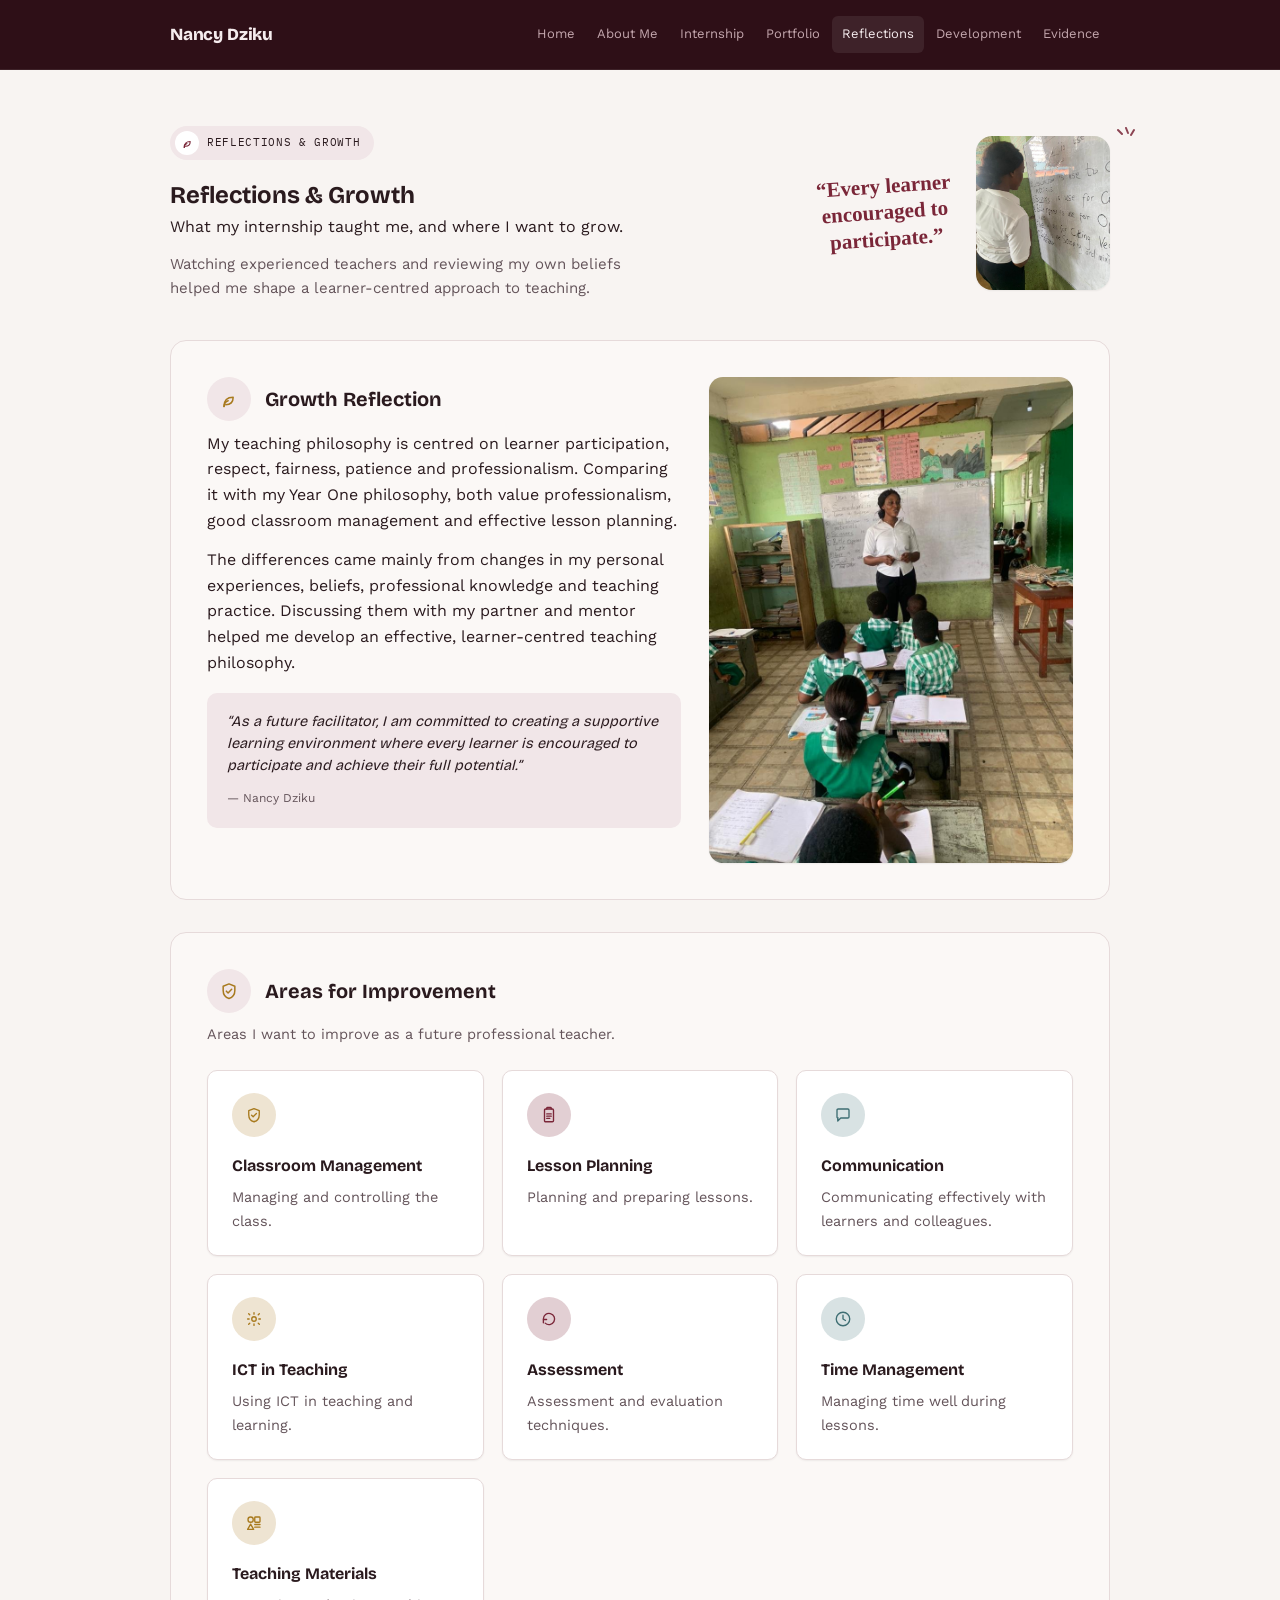
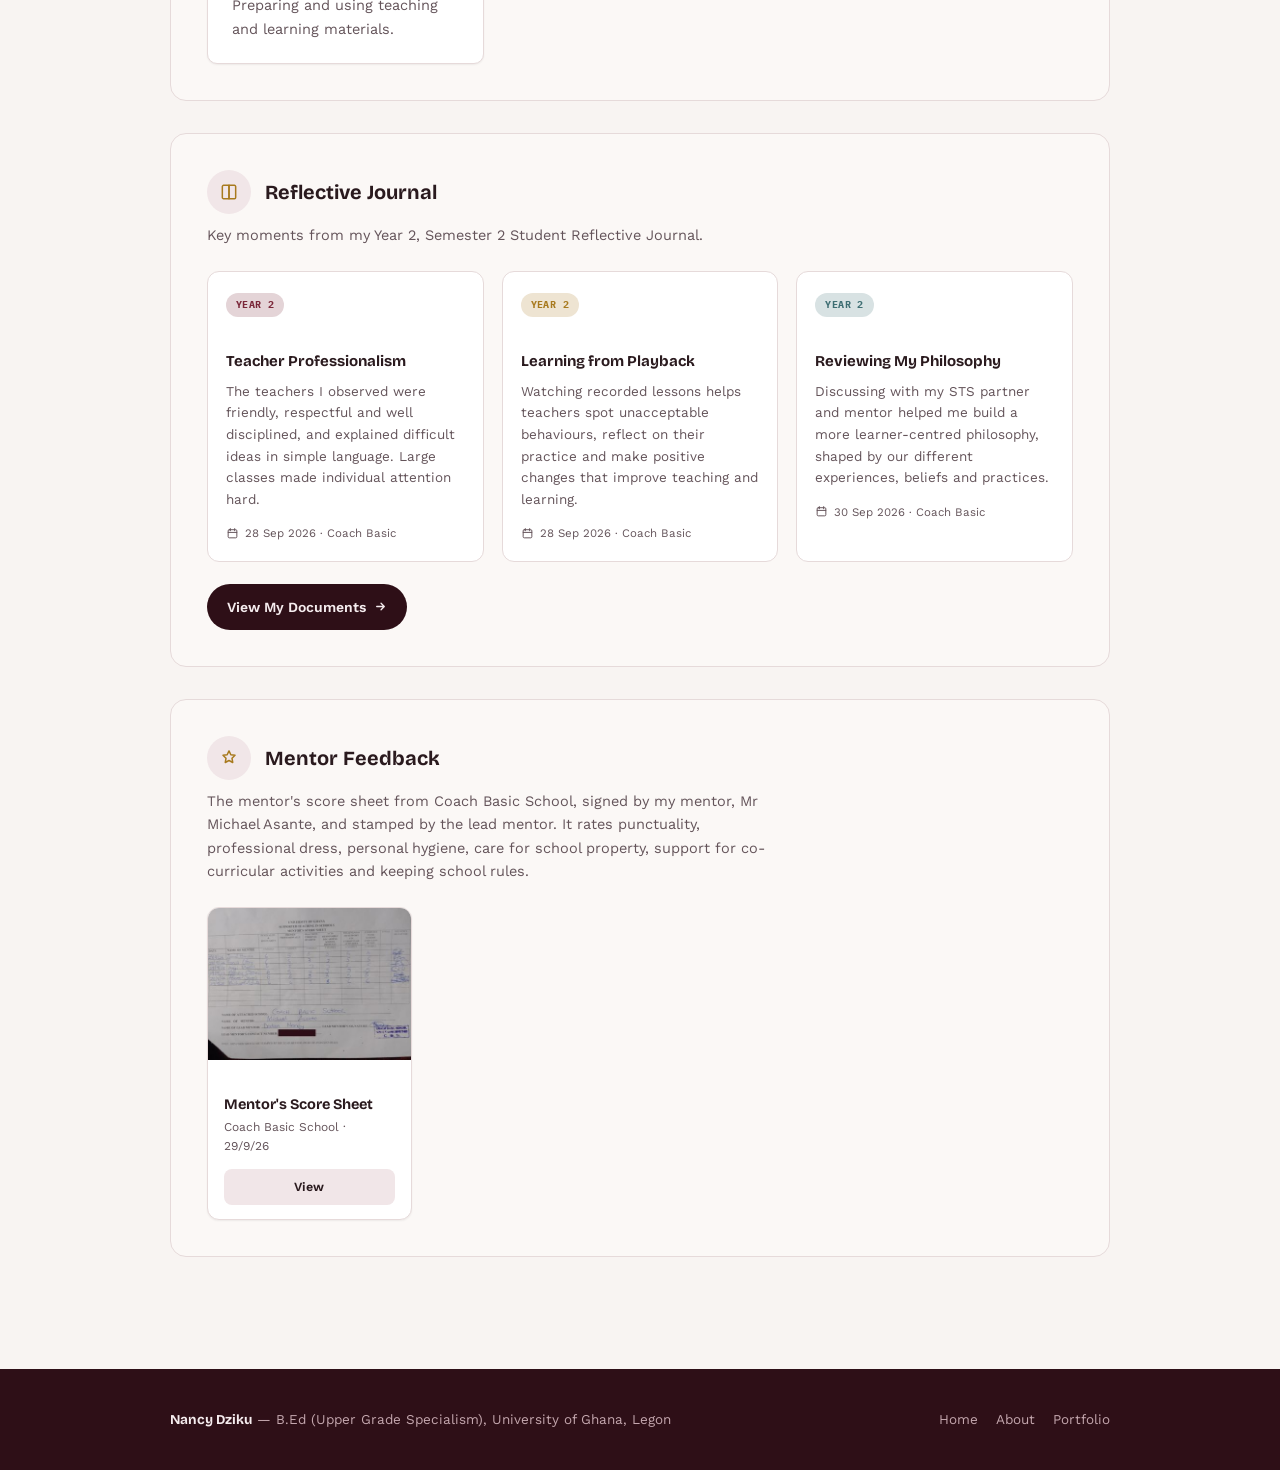
<file: site/reflections.html>
<!doctype html>
<html lang="en">
<head>
<meta charset="UTF-8">
<meta name="viewport" content="width=device-width, initial-scale=1">
<title>Nancy Dziku — Reflections &amp; Growth</title>
<meta name="description" content="Teaching e-portfolio of Nancy Dziku, B.Ed (Upper Grade Specialism) student-teacher at the University of Ghana, Legon.">
<link rel="stylesheet" href="https://fonts.googleapis.com/css2?family=Bricolage+Grotesque:opsz,wght@12..96,500;12..96,700;12..96,800&family=Work+Sans:wght@400;500;600;700&family=IBM+Plex+Mono:wght@500&display=swap">
<link rel="stylesheet" href="styles.css">
</head>
<body>

<header class="site">
  <div class="container nav-row">
    <a class="brand" href="index.html">Nancy Dziku</a>
    <button class="nav-toggle" id="navToggle" aria-expanded="false">Menu</button>
    <nav class="links" id="navLinks">
      <a href="index.html">Home</a>
      <a href="about.html">About Me</a>
      <a href="internship.html">Internship</a>
      <a href="portfolio.html">Portfolio</a>
      <a href="reflections.html" class="active">Reflections</a>
      <a href="development.html">Development</a>
      <a href="evidence.html">Evidence</a>
    </nav>
  </div>
</header>

<main class="container">
  <div class="page">

    <div class="page-photo-hero">
      <div class="head-text">
        <div class="pill-eyebrow"><span class="pill-icon"><svg width="13" height="13" viewBox="0 0 24 24" fill="none" stroke="currentColor" stroke-width="2" stroke-linecap="round" stroke-linejoin="round"><path d="M6 21c0-7 4-11 11-11 0 6-3 9-9 9"/><path d="M6 21c0-4 2-6 5-7"/></svg></span>Reflections &amp; Growth</div>
        <h2>Reflections &amp; Growth</h2>
        <p>What my internship taught me, and where I want to grow.</p>
        <p style="color:var(--ink-muted);font-size:15px;max-width:56ch;margin-top:12px;">Watching experienced teachers and reviewing my own beliefs helped me shape a learner-centred approach to teaching.</p>
      </div>
      <div class="reflect-hero-side">
        <div class="reflect-quote">&ldquo;Every learner encouraged to participate.&rdquo;</div>
        <div class="photo-col" style="max-width:160px;">
          <div class="photo-ticks"><svg width="24" height="34" viewBox="0 0 24 34" fill="none" stroke="currentColor" stroke-width="2" stroke-linecap="round"><path d="M2 4l4 4"/><path d="M10 2l2 5"/><path d="M18 4l-3 5"/></svg></div>
          <img class="page-hero-photo" style="aspect-ratio:4/4.6;object-position:center 30%;" src="assets/board.jpg" alt="Nancy at the whiteboard">
        </div>
      </div>
    </div>

    <div class="panel">
      <div class="growth-split">
        <div>
          <div class="panel-head">
        <div class="focus-icon"><svg width="20" height="20" viewBox="0 0 24 24" fill="none" stroke="currentColor" stroke-width="1.8" stroke-linecap="round" stroke-linejoin="round"><path d="M6 21c0-7 4-11 11-11 0 6-3 9-9 9"/><path d="M6 21c0-4 2-6 5-7"/></svg></div>
        <h3>Growth Reflection</h3>
      </div>
          <p class="body-text">My teaching philosophy is centred on learner participation, respect, fairness, patience and professionalism. Comparing it with my Year One philosophy, both value professionalism, good classroom management and effective lesson planning.</p>
          <p class="body-text" style="margin-top:14px;">The differences came mainly from changes in my personal experiences, beliefs, professional knowledge and teaching practice. Discussing them with my partner and mentor helped me develop an effective, learner-centred teaching philosophy.</p>
          <div class="quote-box">
            <p>&ldquo;As a future facilitator, I am committed to creating a supportive learning environment where every learner is encouraged to participate and achieve their full potential.&rdquo;</p>
            <span>— Nancy Dziku</span>
          </div>
        </div>
        <img class="growth-photo" src="assets/teaching.jpg" style="object-position:center 30%;" alt="Nancy teaching her class">
      </div>
    </div>

    <div class="panel">
      <div class="panel-head">
        <div class="focus-icon"><svg width="20" height="20" viewBox="0 0 24 24" fill="none" stroke="currentColor" stroke-width="1.8" stroke-linecap="round" stroke-linejoin="round"><path d="M12 3.5l7 2.8v5.2c0 5-3 8.3-7 9.5-4-1.2-7-4.5-7-9.5V6.3z"/><path d="M8.8 12.2l2.1 2.1 4.3-4.3"/></svg></div>
        <h3>Areas for Improvement</h3>
      </div>
      <p class="panel-intro">Areas I want to improve as a future professional teacher.</p>
      <div class="grid-cards">
        <div class="card">
          <div class="focus-icon icon-pastel-1"><svg width="18" height="18" viewBox="0 0 24 24" fill="none" stroke="currentColor" stroke-width="1.8" stroke-linecap="round" stroke-linejoin="round"><path d="M12 3.5l7 2.8v5.2c0 5-3 8.3-7 9.5-4-1.2-7-4.5-7-9.5V6.3z"/><path d="M8.8 12.2l2.1 2.1 4.3-4.3"/></svg></div>
          <h4>Classroom Management</h4>
          <p>Managing and controlling the class.</p>
        </div>
        <div class="card">
          <div class="focus-icon icon-pastel-2"><svg width="18" height="18" viewBox="0 0 24 24" fill="none" stroke="currentColor" stroke-width="1.8" stroke-linecap="round" stroke-linejoin="round"><rect x="6" y="4" width="12" height="17" rx="1.5"/><path d="M9 4V3a1 1 0 0 1 1-1h4a1 1 0 0 1 1 1v1"/><path d="M9 10.5h6M9 13.5h6M9 16.5h4"/></svg></div>
          <h4>Lesson Planning</h4>
          <p>Planning and preparing lessons.</p>
        </div>
        <div class="card">
          <div class="focus-icon icon-pastel-3"><svg width="18" height="18" viewBox="0 0 24 24" fill="none" stroke="currentColor" stroke-width="1.8" stroke-linecap="round" stroke-linejoin="round"><path d="M4 5.5A1.5 1.5 0 0 1 5.5 4h13A1.5 1.5 0 0 1 20 5.5v9A1.5 1.5 0 0 1 18.5 16H9l-4 4v-4H5.5A1.5 1.5 0 0 1 4 14.5z"/></svg></div>
          <h4>Communication</h4>
          <p>Communicating effectively with learners and colleagues.</p>
        </div>
        <div class="card">
          <div class="focus-icon icon-pastel-1"><svg width="18" height="18" viewBox="0 0 24 24" fill="none" stroke="currentColor" stroke-width="1.8" stroke-linecap="round" stroke-linejoin="round"><circle cx="12" cy="12" r="3"/><path d="M12 3.5v2M12 18.5v2M4.9 4.9l1.4 1.4M17.7 17.7l1.4 1.4M3.5 12h2M18.5 12h2M4.9 19.1l1.4-1.4M17.7 6.3l1.4-1.4"/></svg></div>
          <h4>ICT in Teaching</h4>
          <p>Using ICT in teaching and learning.</p>
        </div>
        <div class="card">
          <div class="focus-icon icon-pastel-2"><svg width="18" height="18" viewBox="0 0 24 24" fill="none" stroke="currentColor" stroke-width="1.8" stroke-linecap="round" stroke-linejoin="round"><path d="M4.5 12a7.5 7.5 0 1 1 2.4 5.5"/><path d="M4.5 17v-4.3h4.3"/></svg></div>
          <h4>Assessment</h4>
          <p>Assessment and evaluation techniques.</p>
        </div>
        <div class="card">
          <div class="focus-icon icon-pastel-3"><svg width="18" height="18" viewBox="0 0 24 24" fill="none" stroke="currentColor" stroke-width="1.8" stroke-linecap="round" stroke-linejoin="round"><circle cx="12" cy="12" r="9"/><path d="M12 7v5l3.3 2"/></svg></div>
          <h4>Time Management</h4>
          <p>Managing time well during lessons.</p>
        </div>
        <div class="card">
          <div class="focus-icon icon-pastel-1"><svg width="18" height="18" viewBox="0 0 24 24" fill="none" stroke="currentColor" stroke-width="1.8" stroke-linecap="round" stroke-linejoin="round"><circle cx="7.5" cy="7.5" r="3.5"/><rect x="13" y="4" width="7" height="7" rx="1"/><path d="M7.5 13.5l4 7h-8z"/><path d="M13 14h7M13 17.5h7"/></svg></div>
          <h4>Teaching Materials</h4>
          <p>Preparing and using teaching and learning materials.</p>
        </div>
      </div>
    </div>

    <div class="panel">
      <div class="panel-head">
        <div class="focus-icon"><svg width="20" height="20" viewBox="0 0 24 24" fill="none" stroke="currentColor" stroke-width="1.8" stroke-linecap="round" stroke-linejoin="round"><path d="M4 5.5C4 4.7 4.7 4 5.5 4H12v16H5.5A1.5 1.5 0 0 1 4 18.5z"/><path d="M20 5.5c0-.8-.7-1.5-1.5-1.5H12v16h6.5a1.5 1.5 0 0 0 1.5-1.5z"/></svg></div>
        <h3>Reflective Journal</h3>
      </div>
      <p class="panel-intro">Key moments from my Year 2, Semester 2 Student Reflective Journal.</p>
      <div class="grid-cards">
        <div class="journal-card">
          <span class="week-badge" style="background:color-mix(in srgb, var(--gold) 20%, var(--surface));color:var(--gold);">Year 2</span>
          <h4>Teacher Professionalism</h4>
          <p>The teachers I observed were friendly, respectful and well disciplined, and explained difficult ideas in simple language. Large classes made individual attention hard.</p>
          <div class="journal-date"><svg width="13" height="13" viewBox="0 0 24 24" fill="none" stroke="currentColor" stroke-width="1.8" stroke-linecap="round" stroke-linejoin="round"><rect x="4" y="5" width="16" height="15" rx="2"/><path d="M4 10h16M8 3v4M16 3v4"/></svg>28 Sep 2026 · Coach Basic</div>
        </div>
        <div class="journal-card">
          <span class="week-badge" style="background:color-mix(in srgb, var(--green) 20%, var(--surface));color:var(--green);">Year 2</span>
          <h4>Learning from Playback</h4>
          <p>Watching recorded lessons helps teachers spot unacceptable behaviours, reflect on their practice and make positive changes that improve teaching and learning.</p>
          <div class="journal-date"><svg width="13" height="13" viewBox="0 0 24 24" fill="none" stroke="currentColor" stroke-width="1.8" stroke-linecap="round" stroke-linejoin="round"><rect x="4" y="5" width="16" height="15" rx="2"/><path d="M4 10h16M8 3v4M16 3v4"/></svg>28 Sep 2026 · Coach Basic</div>
        </div>
        <div class="journal-card">
          <span class="week-badge" style="background:color-mix(in srgb, var(--maroon) 20%, var(--surface));color:var(--maroon);">Year 2</span>
          <h4>Reviewing My Philosophy</h4>
          <p>Discussing with my STS partner and mentor helped me build a more learner-centred philosophy, shaped by our different experiences, beliefs and practices.</p>
          <div class="journal-date"><svg width="13" height="13" viewBox="0 0 24 24" fill="none" stroke="currentColor" stroke-width="1.8" stroke-linecap="round" stroke-linejoin="round"><rect x="4" y="5" width="16" height="15" rx="2"/><path d="M4 10h16M8 3v4M16 3v4"/></svg>30 Sep 2026 · Coach Basic</div>
        </div>
      </div>
      <div style="margin-top:22px;">
        <a class="btn-dark" href="evidence.html">View My Documents <svg width="13" height="13" viewBox="0 0 24 24" fill="none" stroke="currentColor" stroke-width="2.4" stroke-linecap="round" stroke-linejoin="round"><path d="M5 12h13M13 6l6 6-6 6"/></svg></a>
      </div>
    </div>

    <div class="panel">
      <div class="panel-head">
        <div class="focus-icon"><svg width="20" height="20" viewBox="0 0 24 24" fill="none" stroke="currentColor" stroke-width="1.8" stroke-linecap="round" stroke-linejoin="round"><path d="M12 3.5l2.2 4.6 5 .7-3.6 3.6.9 5-4.5-2.4-4.5 2.4.9-5-3.6-3.6 5-.7z"/></svg></div>
        <h3>Mentor Feedback</h3>
      </div>
      <p class="panel-intro">The mentor's score sheet from Coach Basic School, signed by my mentor, Mr Michael Asante, and stamped by the lead mentor. It rates punctuality, professional dress, personal hygiene, care for school property, support for co-curricular activities and keeping school rules.</p>
      <div class="evidence-grid" style="grid-template-columns:repeat(auto-fill,minmax(200px,1fr));">
          <div class="evidence-card">
            <img class="evidence-photo is-sheet" src="evidence/score/t01.jpg" alt="Mentor's score sheet from Coach Basic School">
            <div class="evidence-body">
              <h4>Mentor's Score Sheet</h4>
              <span class="evidence-tag">Coach Basic School · 29/9/26</span>
              <a class="evidence-view" href="evidence/score/p01.jpg" target="_blank" rel="noopener">View</a>
            </div>
          </div>
      </div>
    </div>
  </div>
</main>

<footer class="site">
  <div class="container">
    <div><strong>Nancy Dziku</strong> — B.Ed (Upper Grade Specialism), University of Ghana, Legon</div>
    <div class="foot-links">
      <a href="index.html">Home</a>
      <a href="about.html">About</a>
      <a href="portfolio.html">Portfolio</a>
    </div>
  </div>
</footer>

<script>
(function(){
  var navToggle = document.getElementById("navToggle");
  var navEl = document.getElementById("navLinks");
  navToggle.addEventListener("click", function(){
    var open = navEl.classList.toggle("open");
    navToggle.setAttribute("aria-expanded", open ? "true" : "false");
  });
})();
</script>
</body>
</html>
</file>
<file: site/styles.css>
:root{
  --bg:#F8F4F2;
  --surface:#FFFFFF;
  --surface-2:#FBF8F6;
  --ink:#2A1A1E;
  --ink-muted:#64545A;
  --border:#E6DADA;
  --gold:#7A2638;
  --green:#A87A1E;
  --maroon:#3E6E73;
  --header-bg:#2E0F17;
  --header-text:#F5ECEE;
  --header-text-muted:#C4A7AE;
  --chip-bg:#F1E6E8;
  --shadow: 0 1px 2px rgba(20,18,10,.06);
  --font-display: "Bricolage Grotesque", system-ui, sans-serif;
  --font-body: "Work Sans", system-ui, sans-serif;
  --font-mono: "IBM Plex Mono", monospace;
}
@media (prefers-color-scheme: dark){
  :root:not([data-theme="light"]){
    --bg:#170B0F;
    --surface:#22121A;
    --surface-2:#2A1720;
    --ink:#F3E9EC;
    --ink-muted:#BFA9B0;
    --border:#3D2630;
    --gold:#E07A8F;
    --green:#E2B65A;
    --maroon:#7FB3B8;
    --header-bg:#10070A;
    --header-text:#F3E9EC;
    --header-text-muted:#A88E96;
    --chip-bg:#2E1A23;
    --shadow: 0 1px 2px rgba(0,0,0,.4);
  }
}
:root[data-theme="dark"]{
  --bg:#170B0F;
  --surface:#22121A;
  --surface-2:#2A1720;
  --ink:#F3E9EC;
  --ink-muted:#BFA9B0;
  --border:#3D2630;
  --gold:#E07A8F;
  --green:#E2B65A;
  --maroon:#7FB3B8;
  --header-bg:#10070A;
  --header-text:#F3E9EC;
  --header-text-muted:#A88E96;
  --chip-bg:#2E1A23;
  --shadow: 0 1px 2px rgba(0,0,0,.4);
}
*{box-sizing:border-box;}
html{scroll-behavior:smooth;}
body{
  margin:0;
  background:var(--bg);
  color:var(--ink);
  font-family:var(--font-body);
  line-height:1.6;
}
img{max-width:100%;}
a{color:inherit;}
[hidden]{display:none!important;}
.container{max-width:980px;margin:0 auto;padding-inline:20px;}
h1,h2,h3{font-family:var(--font-display);font-weight:700;text-wrap:balance;margin:0;}
p{margin:0;}
.eyebrow{
  font-family:var(--font-mono);
  font-size:11px;
  letter-spacing:.08em;
  text-transform:uppercase;
}

/* header */
header.site{
  background:var(--header-bg);
  color:var(--header-text);
  position:sticky;
  top:0;
  z-index:20;
  border-bottom:1px solid rgba(255,255,255,.08);
}
.nav-row{
  display:flex;
  align-items:center;
  justify-content:space-between;
  padding-block:16px;
  gap:16px;
}
.brand{
  font-family:var(--font-display);
  font-weight:800;
  font-size:17px;
  letter-spacing:-.01em;
  text-decoration:none;
  color:var(--header-text);
  white-space:nowrap;
}
nav.links{display:flex;gap:2px;flex-wrap:nowrap;}
nav.links a{
  font-size:13px;
  text-decoration:none;
  color:var(--header-text-muted);
  padding:8px 10px;
  border-radius:6px;
  white-space:nowrap;
  transition:color .15s, background .15s;
}
nav.links a:hover{color:var(--header-text);}
nav.links a.active{color:var(--header-text);background:rgba(255,255,255,.08);}
.nav-toggle{
  display:none;
  background:none;
  border:1px solid rgba(255,255,255,.2);
  color:var(--header-text);
  border-radius:6px;
  padding:8px 10px;
  font-size:13px;
  font-family:var(--font-mono);
}
@media (max-width:900px){
  nav.links{
    display:none;
    width:100%;
    flex-direction:column;
    flex-wrap:wrap;
    gap:2px;
    padding-bottom:14px;
  }
  nav.links a{white-space:normal;}
  nav.links.open{display:flex;}
  .nav-toggle{display:block;}
  .nav-row{flex-wrap:wrap;}
}

/* hero */
.hero{
  background:var(--header-bg);
  color:var(--header-text);
  padding-block:clamp(48px,8vw,88px) clamp(56px,9vw,96px);
  overflow:clip;
}
.hero-grid{
  display:grid;
  grid-template-columns:1.15fr auto;
  gap:clamp(32px,6vw,64px);
  align-items:center;
}
@media (max-width:700px){.hero-grid{grid-template-columns:1fr;}.hero-photo-wrap{order:-1;margin-inline:auto;}}
.hero-photo-wrap{
  position:relative;
  width:min(300px,72vw);
  flex-shrink:0;
}
.hero-photo-wrap::before{
  content:"";
  position:absolute;
  inset:10px -10px -10px 10px;
  background:color-mix(in srgb, var(--gold) 25%, transparent);
  border-radius:18px;
  z-index:0;
}
.hero-photo{
  position:relative;
  z-index:1;
  display:block;
  width:100%;
  aspect-ratio:4/5;
  object-fit:cover;
  object-position:top center;
  border-radius:16px;
  box-shadow:0 24px 48px rgba(0,0,0,.4);
}
.hero-badge{
  position:absolute;
  z-index:2;
  left:-18px;
  bottom:-18px;
  display:flex;
  align-items:center;
  gap:12px;
  background:var(--surface);
  color:var(--ink);
  padding:12px 18px 12px 12px;
  border-radius:12px;
  box-shadow:0 14px 28px rgba(0,0,0,.3);
  max-width:210px;
}
.hero-badge .badge-icon{
  width:38px;height:38px;border-radius:50%;flex-shrink:0;
  background:var(--chip-bg);color:var(--gold);
  display:flex;align-items:center;justify-content:center;
}
.hero-badge b{display:block;font-family:var(--font-display);font-size:17px;font-weight:800;line-height:1.1;}
.hero-badge span{font-size:10px;font-family:var(--font-mono);text-transform:uppercase;letter-spacing:.04em;color:var(--ink-muted);}
.hero .eyebrow{color:#E8C26A;margin-bottom:10px;display:block;}
.hero h1{font-size:clamp(32px,5.5vw,52px);line-height:1.05;margin-bottom:10px;}
.hero .role{font-size:15px;color:var(--header-text-muted);margin-bottom:20px;}
.hero .pitch{max-width:56ch;font-size:15px;color:#E9D9DD;margin-bottom:24px;}
.divider-rule{height:2px;width:56px;background:#E8C26A;margin-bottom:24px;}
.stat-row{display:flex;gap:28px;flex-wrap:wrap;}
.stat b{display:block;font-family:var(--font-display);font-size:24px;font-weight:800;}
.stat span{font-size:11px;color:var(--header-text-muted);text-transform:uppercase;letter-spacing:.05em;}
.accentbar{display:flex;height:5px;margin-top:32px;border-radius:3px;overflow:hidden;max-width:280px;}
.accentbar div{flex:1;}

/* page body */
main{padding-block:56px 80px;}
.page-head{margin-bottom:40px;max-width:70ch;}
.page-head .eyebrow{color:var(--gold);margin-bottom:10px;display:block;}
.page-head h2{font-size:clamp(26px,4vw,34px);margin-bottom:12px;}
.page-head p{color:var(--ink-muted);font-size:15.5px;}

.block{margin-bottom:48px;}
.block h3{font-size:19px;margin-bottom:14px;}
.block .body-text{max-width:68ch;color:var(--ink);font-size:15.5px;}
.block .body-text + .body-text{margin-top:14px;}
.pull{
  border-left:3px solid var(--gold);
  padding:2px 0 2px 20px;
  margin:20px 0;
  max-width:60ch;
  font-family:var(--font-display);
  font-weight:500;
  font-size:19px;
  line-height:1.45;
  color:var(--ink);
}

.two-col{display:grid;grid-template-columns:1fr 1fr;gap:32px;}
@media (max-width:700px){.two-col{grid-template-columns:1fr;}}
.card{
  background:var(--surface);
  border:1px solid var(--border);
  border-radius:10px;
  padding:22px 24px;
  box-shadow:var(--shadow);
}
.card h4{font-family:var(--font-display);font-size:16px;margin:0 0 8px;font-weight:700;}
.card p{font-size:14.5px;color:var(--ink-muted);}

ul.plain{margin:0;padding:0;list-style:none;display:flex;flex-direction:column;gap:10px;}
ul.plain li{
  font-size:15px;
  padding-left:20px;
  position:relative;
}
ul.plain li::before{
  content:"";
  position:absolute;left:0;top:9px;
  width:6px;height:6px;border-radius:50%;
  background:var(--green);
}

.chip-row{display:flex;flex-wrap:wrap;gap:8px;}
.chip{
  font-family:var(--font-mono);
  font-size:12px;
  background:var(--chip-bg);
  border:1px solid var(--border);
  padding:6px 12px;
  border-radius:20px;
  color:var(--ink);
}

.grid-cards{display:grid;grid-template-columns:repeat(auto-fill,minmax(220px,1fr));gap:18px;}

.focus-grid{display:grid;grid-template-columns:repeat(auto-fit,minmax(200px,1fr));gap:20px;}
.focus-card{padding:4px 2px;}
.focus-icon{
  width:44px;height:44px;
  border-radius:50%;
  background:var(--chip-bg);
  display:flex;align-items:center;justify-content:center;
  margin-bottom:16px;
  color:var(--green);
}
.focus-card h4{font-family:var(--font-display);font-size:15.5px;margin-bottom:6px;}
.focus-card p{font-size:14px;color:var(--ink-muted);}

/* home redesign */
.home-page{--ink-muted:#64545A;}
@media (prefers-color-scheme: dark){:root:not([data-theme="light"]) .home-page{--ink-muted:#BFA9B0;}}
:root[data-theme="dark"] .home-page{--ink-muted:#BFA9B0;}
.pill-eyebrow{
  display:inline-flex;align-items:center;gap:8px;
  background:var(--chip-bg);
  border-radius:20px;
  padding:5px 14px 5px 5px;
  font-family:var(--font-mono);
  font-size:11px;letter-spacing:.06em;text-transform:uppercase;
  color:var(--ink);
  margin-bottom:16px;
}
.pill-eyebrow .pill-icon{
  width:24px;height:24px;border-radius:50%;
  background:var(--surface);
  display:flex;align-items:center;justify-content:center;
  color:var(--gold);
}
.panel{
  background:var(--surface-2);
  border:1px solid var(--border);
  border-radius:16px;
  padding:clamp(24px,4vw,36px);
  margin-bottom:32px;
}
.panel-head{display:flex;align-items:center;gap:14px;margin-bottom:10px;}
.panel-head .focus-icon{margin-bottom:0;flex-shrink:0;}
.panel-head h3{font-size:20px;}
.panel-intro{color:var(--ink-muted);font-size:14.5px;max-width:64ch;margin-bottom:24px;}
.testimonial{display:flex;gap:14px;align-items:flex-start;}
.testimonial .quote-mark{font-family:var(--font-display);font-size:42px;color:var(--gold);line-height:.6;flex-shrink:0;margin-top:10px;}
.testimonial blockquote{margin:0;font-family:var(--font-display);font-style:italic;font-size:16px;line-height:1.5;color:var(--ink);}
.testimonial cite{display:block;margin-top:10px;font-style:normal;font-size:12.5px;color:var(--ink-muted);}
.about-teaser-grid{display:grid;grid-template-columns:1.3fr 1fr;gap:40px;align-items:start;}
@media (max-width:760px){.about-teaser-grid{grid-template-columns:1fr;}}
.link-grid{display:grid;grid-template-columns:1fr 1fr;gap:16px;}
@media (max-width:700px){.link-grid{grid-template-columns:1fr;}}
.link-card{
  display:flex;align-items:flex-start;gap:14px;
  background:var(--surface);border:1px solid var(--border);border-radius:12px;
  padding:18px;text-decoration:none;color:inherit;
  transition:border-color .15s;
}
.link-card:hover{border-color:var(--gold);}
.link-card .focus-icon{margin-bottom:0;flex-shrink:0;width:38px;height:38px;}
.link-card .link-body{flex:1;}
.link-card .link-body h4{font-family:var(--font-display);font-size:15px;margin-bottom:4px;font-weight:700;}
.link-card .link-body p{font-size:13px;color:var(--ink-muted);}
.link-card .link-arrow{
  width:30px;height:30px;border-radius:50%;background:var(--chip-bg);
  display:flex;align-items:center;justify-content:center;color:var(--ink);flex-shrink:0;
}
.philosophy-split{display:grid;grid-template-columns:1fr 1.15fr;gap:40px;align-items:center;}
@media (max-width:700px){.philosophy-split{grid-template-columns:1fr;}}
.philosophy-photo{width:100%;aspect-ratio:4/3;object-fit:cover;border-radius:16px;box-shadow:var(--shadow);display:block;}
.philosophy-photo.is-placeholder{
  display:flex;align-items:center;justify-content:center;flex-direction:column;gap:8px;
  background:var(--chip-bg);color:var(--ink-muted);font-family:var(--font-mono);font-size:11px;text-transform:uppercase;letter-spacing:.05em;text-align:center;padding:20px;
}
.btn-dark{
  display:inline-flex;align-items:center;gap:8px;
  background:var(--header-bg);color:var(--header-text);
  font-family:var(--font-body);font-weight:600;font-size:14px;
  padding:12px 20px;border-radius:24px;text-decoration:none;
  transition:opacity .15s;
}
.btn-dark:hover{opacity:.85;}
.intro-bar{
  display:flex;flex-wrap:wrap;gap:28px;align-items:center;justify-content:space-between;
  background:var(--surface-2);border:1px solid var(--border);border-radius:16px;
  padding:clamp(22px,4vw,30px);
}
.intro-bar .intro-text{flex:2;min-width:260px;}
.intro-bar .intro-side{display:flex;flex-direction:column;gap:16px;align-items:flex-start;}
.mini-stats{display:flex;gap:20px;flex-wrap:wrap;}
.mini-stat{display:flex;flex-direction:column;align-items:center;gap:6px;text-align:center;width:80px;}
.mini-stat .focus-icon{width:36px;height:36px;margin-bottom:0;}
.mini-stat b{font-family:var(--font-display);font-size:12.5px;font-weight:700;line-height:1.25;}
.mini-stat span{font-size:10px;color:var(--ink-muted);}
.tagline-script{
  font-family:"Caveat",cursive;
  font-weight:700;
  font-size:clamp(22px,3vw,28px);
  color:var(--gold);
  line-height:1.1;
  margin-top:18px;
}
.signature{
  font-family:"Caveat",cursive;
  font-weight:700;
  font-size:26px;
  color:var(--gold);
  margin-top:16px;
}
.photo-ticks{position:absolute;top:-10px;right:-30px;color:var(--gold);opacity:.85;}

.stat-trio{display:flex;}
.stat-trio-item{flex:1;display:flex;flex-direction:column;align-items:center;gap:8px;text-align:center;padding:0 12px;border-right:1px solid var(--border);}
.stat-trio-item:last-child{border-right:none;}
.stat-trio-item .focus-icon{margin-bottom:0;}
.stat-trio-item b{font-family:var(--font-display);font-size:16px;font-weight:700;}
.stat-trio-item span{font-size:11.5px;color:var(--ink-muted);}

.skill-grid{display:grid;grid-template-columns:1fr 1fr;gap:10px;}
@media (max-width:500px){.skill-grid{grid-template-columns:1fr;}}
.skill-chip{display:inline-flex;align-items:center;gap:10px;background:var(--chip-bg);border-radius:24px;padding:6px 16px 6px 6px;font-size:13.5px;}
.skill-chip .chip-ico{width:26px;height:26px;border-radius:50%;background:var(--surface);display:flex;align-items:center;justify-content:center;color:var(--gold);flex-shrink:0;}

.edu-row{display:flex;flex-wrap:wrap;gap:32px;align-items:center;}
.edu-row .edu-info{display:flex;gap:14px;align-items:flex-start;flex:1;min-width:220px;}
.edu-row .edu-info .focus-icon{width:48px;height:48px;flex-shrink:0;margin-bottom:0;}
.edu-row .edu-info h4{font-family:var(--font-display);font-size:16px;margin-bottom:4px;}
.edu-row .edu-info p{font-size:13.5px;color:var(--ink-muted);line-height:1.5;}
.edu-row .testimonial{flex:1.2;min-width:240px;border-left:1px solid var(--border);padding-left:28px;}
@media (max-width:640px){.edu-row .testimonial{border-left:none;padding-left:0;}}

.page-head-split{display:flex;flex-wrap:wrap;justify-content:space-between;align-items:center;gap:24px;margin-bottom:40px;}
.page-head-split .head-text{flex:1;min-width:260px;}
.page-head-split .head-text h2{font-size:clamp(28px,4.4vw,38px);margin:12px 0 14px;}
.page-head-split .head-text p{color:var(--ink-muted);font-size:15px;max-width:60ch;}
.icon-blob{
  position:relative;
  background:var(--chip-bg);
  border-radius:42% 58% 63% 37% / 41% 44% 56% 59%;
  width:150px;height:130px;
  flex-shrink:0;
  display:flex;align-items:center;justify-content:center;
  color:var(--ink);
}

.profile-card{display:grid;grid-template-columns:1fr 1fr;gap:32px;align-items:stretch;background:var(--surface-2);border:1px solid var(--border);border-radius:16px;padding:clamp(22px,4vw,30px);margin-bottom:32px;}
@media (max-width:700px){.profile-card{grid-template-columns:1fr;}}
.profile-card h3{font-size:20px;margin:10px 0 2px;}
.profile-card .profile-sub{font-size:13.5px;color:var(--ink-muted);}
.profile-list{display:flex;flex-direction:column;gap:14px;margin-top:18px;padding-top:18px;border-top:1px solid var(--border);}
.profile-list .info-row{display:flex;align-items:center;gap:12px;}
.profile-list .info-row .focus-icon{width:32px;height:32px;margin-bottom:0;flex-shrink:0;}
.profile-list .info-row .label{font-size:10.5px;color:var(--ink-muted);text-transform:uppercase;letter-spacing:.04em;display:block;}
.profile-list .info-row .value{font-size:14px;font-weight:600;}
.photo-quote{position:relative;border-radius:14px;overflow:hidden;min-height:220px;}
.photo-quote img{width:100%;height:100%;object-fit:cover;display:block;}
.photo-quote.is-placeholder{
  background:var(--chip-bg);display:flex;flex-direction:column;align-items:center;justify-content:center;gap:8px;
  color:var(--ink-muted);font-family:var(--font-mono);font-size:11px;text-transform:uppercase;letter-spacing:.05em;text-align:center;padding:20px;
}
.photo-quote .quote-overlay{
  position:absolute;left:0;right:0;bottom:0;
  background:linear-gradient(0deg, rgba(8,18,26,.88), rgba(8,18,26,0));
  padding:28px 18px 16px;
  color:#EEF3F6;
  font-family:var(--font-display);font-style:italic;font-size:13.5px;line-height:1.5;
}

.page-photo-hero{display:grid;grid-template-columns:1fr 300px;gap:40px;align-items:center;margin-bottom:40px;}
@media (max-width:760px){.page-photo-hero{grid-template-columns:1fr;}.page-photo-hero .photo-col{order:-1;margin-inline:auto;}}
.page-photo-hero .photo-col{position:relative;width:100%;max-width:300px;}
.page-hero-photo{width:100%;aspect-ratio:4/5;object-fit:cover;object-position:top center;border-radius:16px;box-shadow:var(--shadow);display:block;}
.page-hero-photo.is-placeholder{display:flex;flex-direction:column;align-items:center;justify-content:center;gap:8px;background:var(--chip-bg);color:var(--ink-muted);font-family:var(--font-mono);font-size:11px;text-transform:uppercase;letter-spacing:.05em;text-align:center;padding:20px;}

.panel-with-photo{display:flex;flex-wrap:wrap;gap:28px;align-items:flex-start;}
.panel-with-photo .panel-main{flex:2;min-width:260px;}
.panel-with-photo .panel-photo{flex:1;min-width:160px;max-width:220px;border-radius:14px;overflow:hidden;aspect-ratio:4/3;box-shadow:var(--shadow);}
.panel-with-photo .panel-photo img{width:100%;height:100%;object-fit:cover;display:block;}

.evidence-grid{display:grid;grid-template-columns:repeat(auto-fit,minmax(150px,1fr));gap:16px;}
.video-feature{display:flex;flex-wrap:wrap;gap:28px;align-items:center;}
.video-feature video{flex:3;min-width:260px;width:100%;aspect-ratio:16/9;border-radius:14px;background:#000;box-shadow:var(--shadow);display:block;}
.video-feature .video-caption{flex:2;min-width:220px;}
.video-feature .evidence-tag{display:block;font-family:var(--font-mono);font-size:11px;text-transform:uppercase;letter-spacing:.05em;color:var(--ink-muted);margin-bottom:10px;}

.evidence-card{background:var(--surface);border:1px solid var(--border);border-radius:12px;overflow:hidden;box-shadow:var(--shadow);}
.evidence-card .evidence-photo{width:100%;aspect-ratio:4/3;object-fit:cover;display:block;}
.evidence-card .evidence-photo.is-placeholder{
  display:flex;flex-direction:column;align-items:center;justify-content:center;gap:6px;
  background:var(--chip-bg);color:var(--ink-muted);font-family:var(--font-mono);font-size:10px;text-transform:uppercase;letter-spacing:.05em;text-align:center;padding:14px;
}
.evidence-card .evidence-body{padding:14px 16px;}
.evidence-card .evidence-body h4{font-family:var(--font-display);font-size:14.5px;margin-bottom:2px;}
.evidence-card .evidence-body .evidence-tag{font-size:12px;color:var(--ink-muted);margin-bottom:12px;display:block;}
.evidence-card .evidence-view{
  display:inline-flex;align-items:center;justify-content:center;gap:6px;width:100%;
  background:var(--chip-bg);color:var(--ink);font-size:12.5px;font-weight:600;
  padding:8px;border-radius:8px;text-decoration:none;box-sizing:border-box;
}

.toolkit-cloud{position:relative;background:var(--chip-bg);border-radius:12px;padding:20px 22px 60px;}
.toolkit-cloud .tagline-script{position:absolute;right:22px;bottom:14px;margin-top:0;text-align:right;}

.growth-split{display:grid;grid-template-columns:1.3fr 1fr;gap:28px;align-items:stretch;}
@media (max-width:760px){.growth-split{grid-template-columns:1fr;}}
.growth-photo{width:100%;height:100%;min-height:220px;object-fit:cover;border-radius:14px;box-shadow:var(--shadow);display:block;}
.growth-photo.is-placeholder{display:flex;flex-direction:column;align-items:center;justify-content:center;gap:8px;background:var(--chip-bg);color:var(--ink-muted);font-family:var(--font-mono);font-size:11px;text-transform:uppercase;letter-spacing:.05em;text-align:center;padding:20px;}
.quote-box{background:var(--chip-bg);border-radius:10px;padding:18px 20px;margin-top:18px;}
.quote-box p{font-family:var(--font-display);font-style:italic;font-size:14.5px;line-height:1.5;color:var(--ink);margin-bottom:8px;}
.quote-box span{font-size:12px;color:var(--ink-muted);}

.icon-pastel-1{background:color-mix(in srgb, var(--green) 20%, var(--surface));color:var(--green);}
.icon-pastel-2{background:color-mix(in srgb, var(--gold) 22%, var(--surface));color:var(--gold);}
.icon-pastel-3{background:color-mix(in srgb, var(--maroon) 20%, var(--surface));color:var(--maroon);}

.reflect-hero-side{display:flex;align-items:center;gap:16px;}
.reflect-quote{font-family:"Caveat",cursive;font-weight:700;font-size:21px;color:var(--gold);line-height:1.25;text-align:center;max-width:150px;transform:rotate(-4deg);flex-shrink:0;}

.journal-card{background:var(--surface);border:1px solid var(--border);border-radius:12px;padding:18px;}
.week-badge{display:inline-block;font-family:var(--font-mono);font-size:10px;font-weight:700;text-transform:uppercase;letter-spacing:.04em;padding:4px 10px;border-radius:20px;margin-bottom:12px;}
.journal-card h4{font-family:var(--font-display);font-size:15px;margin-bottom:8px;}
.journal-card p{font-size:13.5px;color:var(--ink-muted);margin-bottom:14px;}
.journal-date{display:flex;align-items:center;gap:6px;font-size:11.5px;color:var(--ink-muted);}

.flanked-quote{display:flex;align-items:center;gap:24px;}
.flanked-quote .leaf-deco{color:var(--gold);opacity:.8;flex-shrink:0;}
.flanked-quote .blob-deco{
  width:70px;height:70px;flex-shrink:0;position:relative;
  background:var(--chip-bg);border-radius:42% 58% 63% 37% / 41% 44% 56% 59%;
}
.flanked-quote .blob-deco .photo-ticks{top:-10px;right:-16px;}
@media (max-width:600px){.flanked-quote{flex-wrap:wrap;justify-content:center;}}

.numbered-list{display:flex;flex-direction:column;gap:20px;}
.numbered-item{display:flex;gap:16px;align-items:flex-start;}
.numbered-item .num-badge{width:40px;height:40px;border-radius:50%;background:var(--chip-bg);display:flex;align-items:center;justify-content:center;font-family:var(--font-display);font-weight:700;font-size:14px;color:var(--gold);flex-shrink:0;}
.numbered-item h4{font-family:var(--font-display);font-size:15px;margin-bottom:4px;}
.numbered-item p{font-size:13.5px;color:var(--ink-muted);}

.progress-list{display:flex;flex-direction:column;gap:14px;}
.progress-item{display:flex;gap:14px;align-items:flex-start;background:var(--surface);border:1px solid var(--border);border-radius:10px;padding:14px 16px;}
.progress-item .focus-icon{width:40px;height:40px;flex-shrink:0;margin-bottom:0;}
.progress-item .progress-body{flex:1;display:flex;justify-content:space-between;gap:12px;align-items:flex-start;flex-wrap:wrap;}
.progress-item .progress-text h4{font-family:var(--font-display);font-size:14.5px;margin-bottom:4px;}
.progress-item .progress-text p{font-size:13px;color:var(--ink-muted);}
.status-pill{display:inline-block;font-size:11px;font-weight:700;padding:5px 12px;border-radius:16px;white-space:nowrap;flex-shrink:0;}
.status-pill.in-progress{background:color-mix(in srgb, var(--gold) 25%, var(--surface));color:var(--gold);}
.status-pill.completed{background:color-mix(in srgb, var(--green) 25%, var(--surface));color:var(--green);}

.growth-mindset{background:var(--chip-bg);}
.growth-mindset blockquote{font-family:var(--font-display);font-style:italic;font-size:15px;line-height:1.55;color:var(--ink);max-width:52ch;}

.foundation-card{display:flex;gap:16px;align-items:flex-start;background:var(--surface);border:1px solid var(--border);border-radius:12px;padding:20px;}
.foundation-card .focus-icon{width:46px;height:46px;flex-shrink:0;margin-bottom:0;}
.foundation-card h4{font-family:var(--font-display);font-size:15.5px;margin-bottom:3px;}
.foundation-card .foundation-sub{font-size:13px;color:var(--ink-muted);margin-bottom:10px;}
.foundation-card p{font-size:13.5px;color:var(--ink-muted);line-height:1.5;}

.about-split{display:grid;grid-template-columns:260px 1fr;gap:40px;align-items:start;margin-bottom:52px;}
@media (max-width:700px){.about-split{grid-template-columns:1fr;}}
.about-photo{width:100%;aspect-ratio:4/5;object-fit:cover;object-position:top center;border-radius:14px;box-shadow:var(--shadow);display:block;}
.about-greet h3{font-family:var(--font-display);font-weight:700;font-size:clamp(24px,3.4vw,30px);margin-bottom:12px;}
.about-connect{margin-top:16px;}
.about-connect .connect-label{font-family:var(--font-mono);font-size:11px;text-transform:uppercase;letter-spacing:.05em;color:var(--gold);margin-bottom:6px;display:block;}

.info-grid{display:grid;grid-template-columns:repeat(auto-fit,minmax(190px,1fr));gap:14px;}
.info-item{display:flex;gap:12px;align-items:flex-start;background:var(--surface);border:1px solid var(--border);border-radius:10px;padding:14px 16px;box-shadow:var(--shadow);}
.info-item .info-icon{width:36px;height:36px;border-radius:50%;background:var(--chip-bg);display:flex;align-items:center;justify-content:center;color:var(--green);flex-shrink:0;}
.info-item .info-label{font-family:var(--font-mono);font-size:10.5px;text-transform:uppercase;letter-spacing:.05em;color:var(--ink-muted);display:block;margin-bottom:3px;}
.info-item .info-value{font-size:14px;font-weight:600;line-height:1.3;}

.icon-card-head{display:flex;align-items:center;gap:10px;margin-bottom:14px;}
.icon-card-head .focus-icon{margin-bottom:0;}
.icon-card-head h4{margin:0;font-family:var(--font-display);font-size:16px;font-weight:700;}

ul.check-list{margin:0;padding:0;list-style:none;display:flex;flex-direction:column;gap:10px;}
ul.check-list li{font-size:14.5px;padding-left:26px;position:relative;}
ul.check-list li::before{content:"✓";position:absolute;left:0;top:0;color:var(--green);font-weight:700;font-size:13px;}

.cta-card{
  display:flex;flex-wrap:wrap;gap:18px;align-items:center;justify-content:space-between;
  background:var(--surface);border:1px solid var(--border);border-radius:12px;
  padding:24px 28px;box-shadow:var(--shadow);
}
.cta-card .cta-text h4{font-family:var(--font-display);font-size:16.5px;margin-bottom:6px;}
.cta-card .cta-text p{font-size:13.5px;color:var(--ink-muted);max-width:46ch;}
.cta-btn{
  display:inline-flex;align-items:center;gap:6px;
  background:var(--gold);color:var(--header-bg);
  font-family:var(--font-mono);font-size:12px;text-transform:uppercase;letter-spacing:.04em;font-weight:700;
  padding:11px 18px;border-radius:8px;text-decoration:none;white-space:nowrap;
  transition:opacity .15s;
}
.cta-btn:hover{opacity:.85;}

/* placeholder / gap card */
.gap{
  border:1.5px dashed var(--border);
  border-radius:10px;
  padding:20px 22px;
  background:var(--surface-2);
}
.gap .gap-label{
  font-family:var(--font-mono);
  font-size:11px;
  letter-spacing:.05em;
  text-transform:uppercase;
  color:var(--gold);
  display:flex;
  align-items:center;
  gap:6px;
  margin-bottom:8px;
}
.gap .gap-label::before{content:"○";font-size:13px;}
.gap p{font-size:14px;color:var(--ink-muted);}

.sample-tag{
  display:inline-flex;
  align-items:center;
  gap:5px;
  font-family:var(--font-mono);
  font-size:10px;
  text-transform:uppercase;
  letter-spacing:.05em;
  color:var(--maroon);
  background:color-mix(in srgb, var(--maroon) 12%, transparent);
  border:1px solid color-mix(in srgb, var(--maroon) 35%, transparent);
  padding:3px 10px;
  border-radius:20px;
  margin-bottom:12px;
}
.sample-tag::before{content:"◆";font-size:7px;}

.filled{
  background:var(--surface);
  border:1px solid var(--border);
  border-radius:10px;
  padding:20px 22px;
  box-shadow:var(--shadow);
}
.filled p{font-size:14.5px;color:var(--ink);}
.filled p + p{margin-top:10px;}

.doc-mock .doc-title{font-family:var(--font-display);font-weight:700;font-size:15px;margin-bottom:12px;}
.doc-mock .doc-row{display:flex;justify-content:space-between;gap:12px;border-bottom:1px dashed var(--border);padding:7px 0;font-size:12.5px;color:var(--ink-muted);}
.doc-mock .doc-row:last-child{border-bottom:none;}
.doc-mock .doc-row b{color:var(--ink);font-weight:600;text-align:right;}
.doc-mock .doc-note{margin-top:12px;font-size:12.5px;color:var(--ink-muted);line-height:1.55;}

.flash-grid{display:grid;grid-template-columns:repeat(3,1fr);gap:8px;margin-top:4px;}
.flash{
  background:var(--chip-bg);
  border:1px solid var(--border);
  border-radius:6px;
  text-align:center;
  padding:10px 4px;
  font-family:var(--font-mono);
  font-size:12px;
  font-weight:500;
}

.score-badge{
  display:inline-block;
  font-family:var(--font-display);
  font-weight:800;
  font-size:22px;
  color:var(--green);
  background:color-mix(in srgb, var(--green) 12%, transparent);
  border-radius:8px;
  padding:6px 14px;
  margin-bottom:10px;
}

.cert-mock{
  border:2px solid var(--gold);
  outline:1px solid color-mix(in srgb, var(--gold) 40%, transparent);
  outline-offset:5px;
  border-radius:6px;
  padding:26px 20px;
  text-align:center;
}
.cert-mock .seal{
  width:44px;height:44px;border-radius:50%;
  background:linear-gradient(155deg,var(--gold),var(--maroon));
  margin:0 auto 12px;
}
.cert-mock .cert-title{font-family:var(--font-display);font-weight:700;font-size:15px;margin-bottom:4px;}
.cert-mock .cert-sub{font-size:12px;color:var(--ink-muted);}

.photo-mock{
  aspect-ratio:4/3;
  border-radius:8px;
  background:linear-gradient(150deg, color-mix(in srgb, var(--green) 55%, var(--surface-2)), color-mix(in srgb, var(--gold) 45%, var(--surface-2)));
  display:flex;align-items:center;justify-content:center;
  color:var(--surface);
}

.quote-card{
  background:var(--surface);
  border:1px solid var(--border);
  border-left:3px solid var(--gold);
  border-radius:0 10px 10px 0;
  padding:18px 22px;
  box-shadow:var(--shadow);
}
.quote-card p{font-family:var(--font-display);font-weight:500;font-size:16px;line-height:1.5;margin-bottom:10px;}
.quote-card span{font-family:var(--font-mono);font-size:11px;text-transform:uppercase;letter-spacing:.04em;color:var(--ink-muted);}

table.info{border-collapse:collapse;width:100%;max-width:560px;}
table.info td{padding:9px 0;border-bottom:1px solid var(--border);font-size:14.5px;}
table.info td:first-child{color:var(--ink-muted);width:40%;font-family:var(--font-mono);font-size:12px;text-transform:uppercase;letter-spacing:.03em;}

footer.site{
  background:var(--header-bg);
  color:var(--header-text-muted);
  padding-block:40px;
  font-size:13.5px;
}
footer.site .container{display:flex;flex-wrap:wrap;justify-content:space-between;gap:20px;align-items:center;}
footer.site strong{color:var(--header-text);font-family:var(--font-display);}
footer.site .foot-links{display:flex;gap:18px;flex-wrap:wrap;}
footer.site a{text-decoration:none;}
footer.site a:hover{color:var(--header-text);}

/* photo feature (photo in place of video) */
.video-feature .feature-photo{flex:3;min-width:260px;width:100%;aspect-ratio:16/10;object-fit:cover;border-radius:14px;box-shadow:var(--shadow);display:block;}
.photo-pair{display:grid;grid-template-columns:1fr 1fr;gap:16px;margin-top:22px;}
.photo-pair img{width:100%;aspect-ratio:4/3;object-fit:cover;border-radius:12px;box-shadow:var(--shadow);display:block;}
@media (max-width:600px){.photo-pair{grid-template-columns:1fr;}}
.school-num{font-family:var(--font-mono);font-size:11px;text-transform:uppercase;letter-spacing:.05em;color:var(--gold);}
.grid-cards.cards-4{grid-template-columns:repeat(auto-fill,minmax(min(100%,300px),1fr));}
.grid-cards.cards-2{grid-template-columns:repeat(auto-fit,minmax(min(100%,280px),1fr));}
/* evidence page: scanned journal pages */
.page-grid{display:grid;grid-template-columns:repeat(auto-fill,minmax(110px,1fr));gap:12px;margin-top:18px;}
.page-grid a{display:block;border:1px solid var(--border);border-radius:8px;overflow:hidden;background:#fff;box-shadow:var(--shadow);text-decoration:none;transition:transform .15s;}
.page-grid a:hover{transform:translateY(-2px);}
.page-grid img{width:100%;aspect-ratio:3/4;object-fit:contain;background:#fff;display:block;}
.page-grid span{display:block;font-family:var(--font-mono);font-size:10px;text-transform:uppercase;letter-spacing:.04em;text-align:center;padding:6px 4px;color:var(--ink-muted);border-top:1px solid var(--border);}
.doc-row{display:flex;flex-wrap:wrap;gap:16px;align-items:center;justify-content:space-between;}
.doc-row .panel-intro{margin-bottom:0;flex:1;min-width:240px;}
.evidence-card .evidence-photo.is-sheet{object-fit:contain;background:#fff;}

@media (max-width:480px){.about-split .photo-ticks{right:0;}}

.cta-btn{color:#FFFFFF;}
@media (prefers-color-scheme: dark){:root:not([data-theme="light"]) .cta-btn{color:var(--header-bg);}}
:root[data-theme="dark"] .cta-btn{color:var(--header-bg);}
</file>
